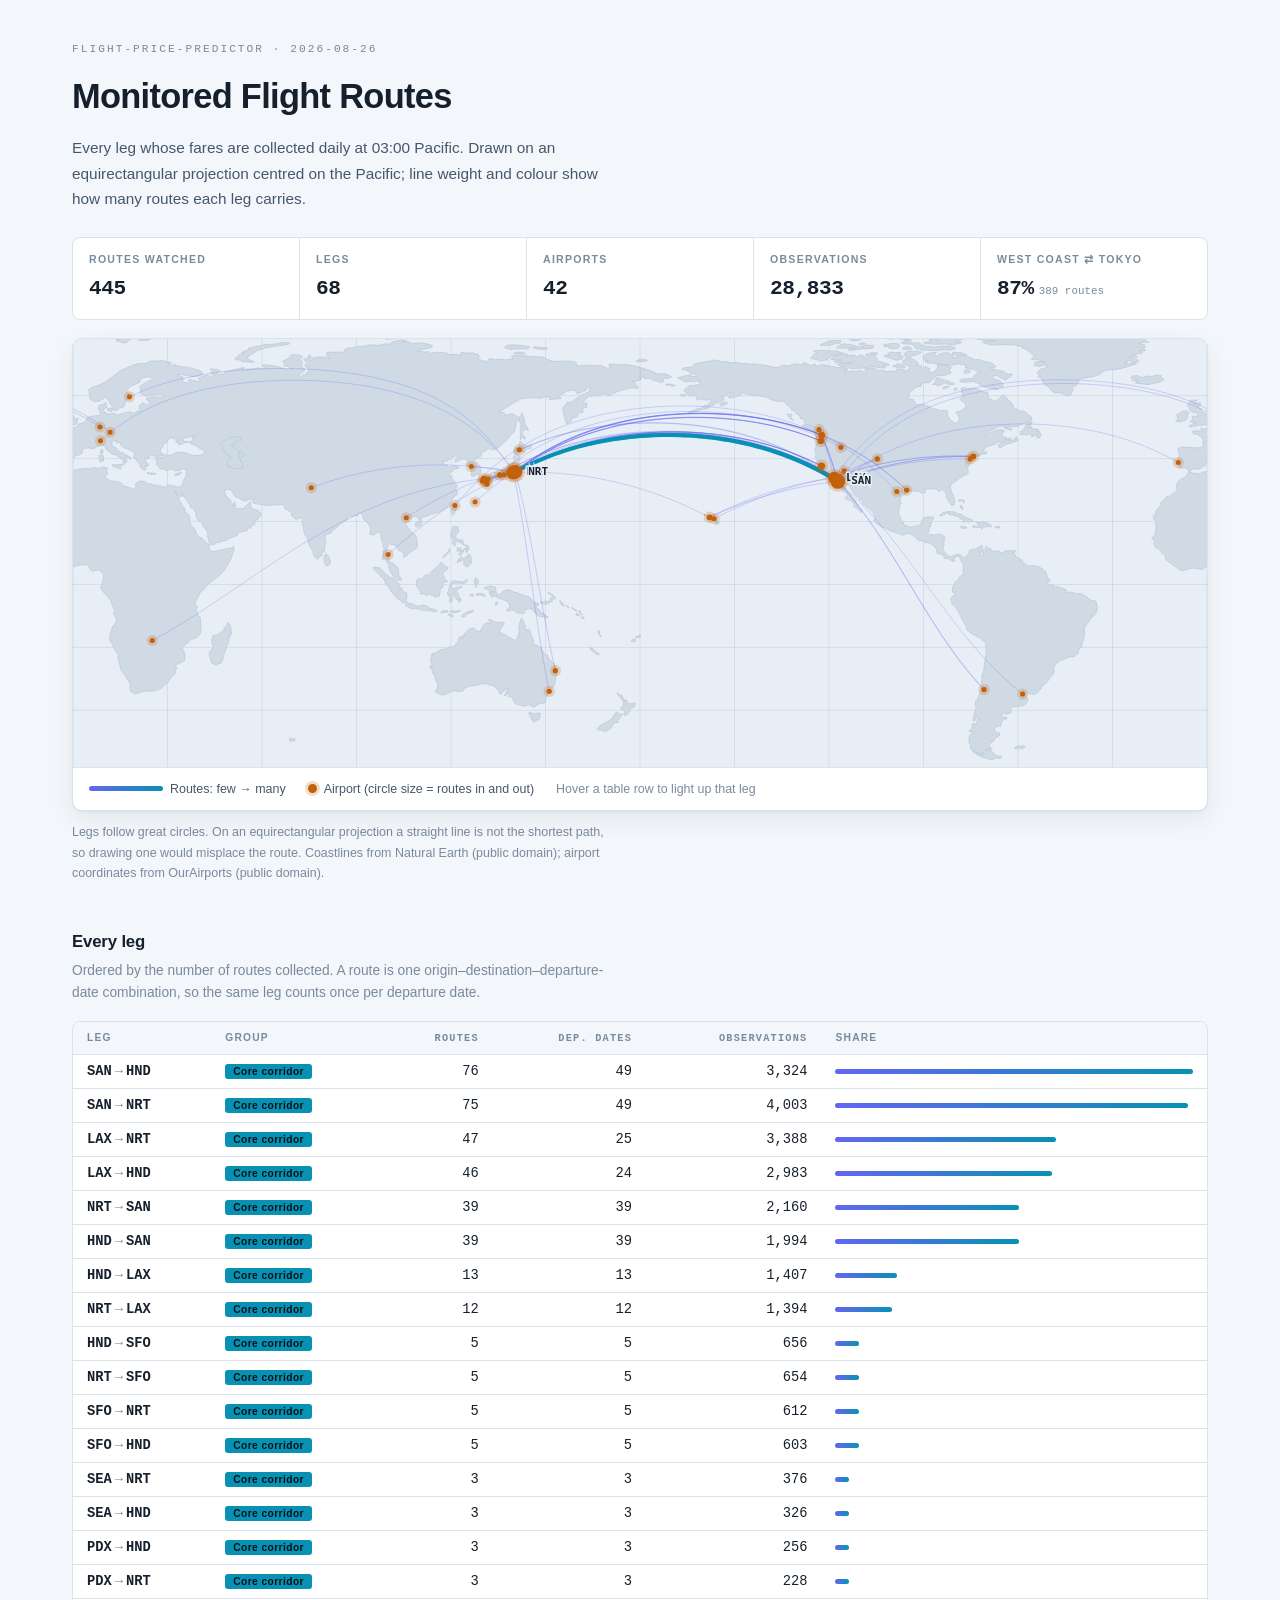
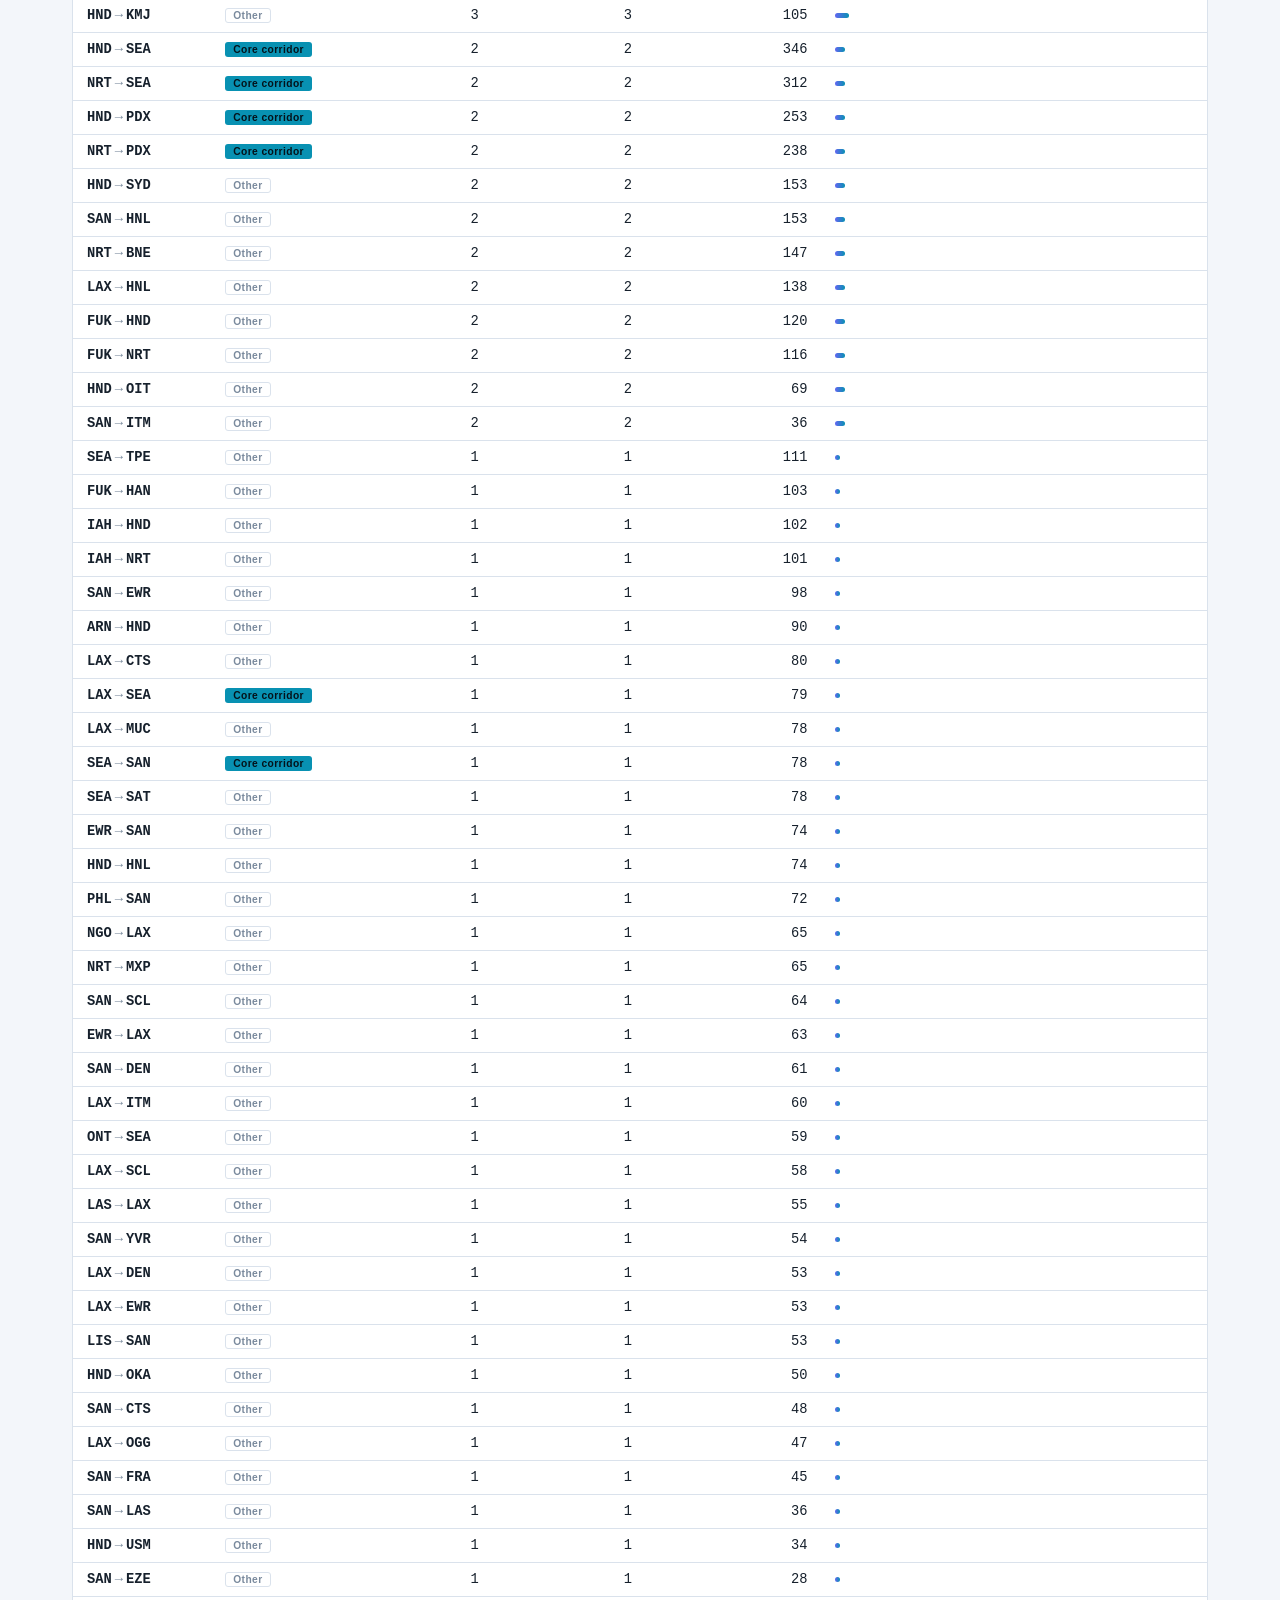
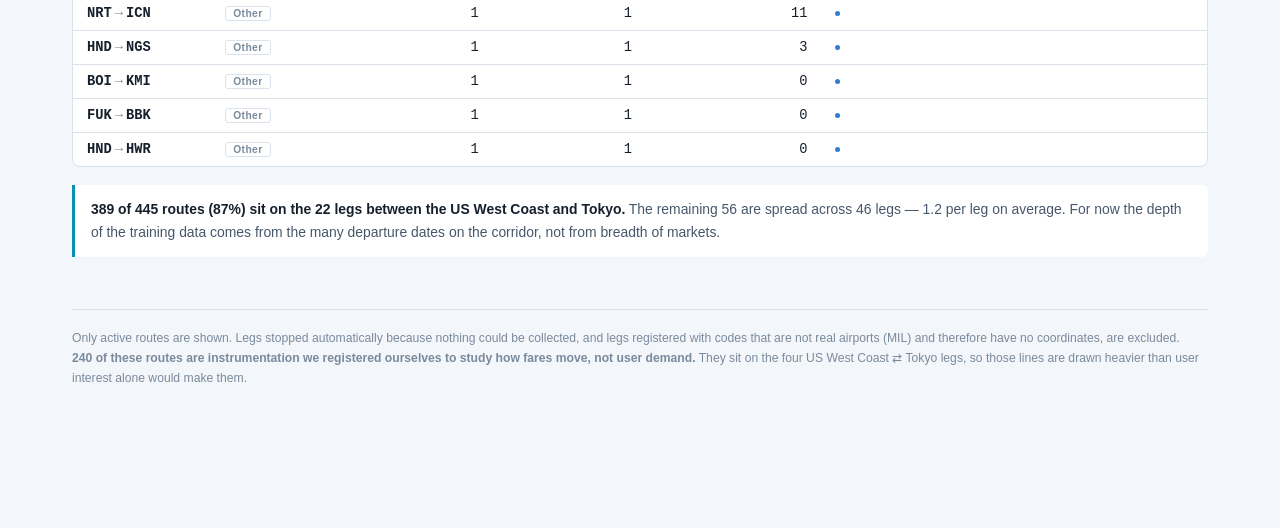
<file: docs/route-map.en.html>
<title>Monitored Flight Routes</title>
<style>
  /* 明るいテーマを基準に定義し、暗いテーマはトークンだけ差し替える。 */
  :root {
    --ocean:      #e8eef5;
    --land:       #d0dae5;
    --land-edge:  #b4c3d3;
    --graticule:  rgba(90,115,145,.13);
    --ink:        #16202c;
    --ink-soft:   #47576b;
    --ink-mute:   #7a8a9d;
    --surface:    #ffffff;
    --surface-2:  #f3f6fa;
    --rule:       #dae2ec;
    /* 航路: ルート数が少ない→多い。アプリ本体の accent を継承。 */
    --arc-lo:     #6366f1;
    --arc-hi:     #0891b2;
    --node:       #c2610a;
    --node-ring:  rgba(194,97,10,.22);
    --shadow:     0 1px 2px rgba(20,32,48,.06), 0 8px 24px rgba(20,32,48,.07);
    --mono: ui-monospace, "SF Mono", "Cascadia Mono", Menlo, Consolas, monospace;
    --sans: -apple-system, BlinkMacSystemFont, "Hiragino Sans", "Noto Sans JP",
            "Segoe UI", sans-serif;
  }
  @media (prefers-color-scheme: dark) {
    :root:not([data-theme="light"]) {
      --ocean:     #070c16;
      --land:      #18212e;
      --land-edge: #2b3849;
      --graticule: rgba(150,175,205,.09);
      --ink:       #eef3f8;
      --ink-soft:  #a0b1c5;
      --ink-mute:  #6c7d92;
      --surface:   #0e1521;
      --surface-2: #131c2a;
      --rule:      #233040;
      --arc-lo:    #818cf8;
      --arc-hi:    #22d3ee;
      --node:      #fbbf24;
      --node-ring: rgba(251,191,36,.20);
      --shadow:    0 1px 2px rgba(0,0,0,.4), 0 10px 30px rgba(0,0,0,.35);
    }
  }
  :root[data-theme="dark"] {
    --ocean:     #070c16;  --land:      #18212e;  --land-edge: #2b3849;
    --graticule: rgba(150,175,205,.09);
    --ink:       #eef3f8;  --ink-soft:  #a0b1c5;  --ink-mute:  #6c7d92;
    --surface:   #0e1521;  --surface-2: #131c2a;  --rule:      #233040;
    --arc-lo:    #818cf8;  --arc-hi:    #22d3ee;
    --node:      #fbbf24;  --node-ring: rgba(251,191,36,.20);
    --shadow:    0 1px 2px rgba(0,0,0,.4), 0 10px 30px rgba(0,0,0,.35);
  }

  * { box-sizing: border-box; }
  body {
    margin: 0; background: var(--surface-2); color: var(--ink);
    font-family: var(--sans); line-height: 1.65;
    -webkit-font-smoothing: antialiased;
  }
  .wrap { max-width: 1180px; margin: 0 auto; padding: 40px 22px 72px; }

  header { display: flex; flex-direction: column; gap: 10px; margin-bottom: 26px; }
  .eyebrow {
    font-family: var(--mono); font-size: .7rem; letter-spacing: .18em;
    text-transform: uppercase; color: var(--ink-mute);
  }
  h1 {
    margin: 0; font-size: clamp(1.6rem, 3.6vw, 2.15rem); font-weight: 700;
    letter-spacing: -.02em; text-wrap: balance;
  }
  .lede { margin: 0; max-width: 64ch; color: var(--ink-soft); font-size: .96rem; }

  /* ── 数字の帯 ── */
  .stats {
    display: grid; grid-template-columns: repeat(auto-fit, minmax(132px, 1fr));
    gap: 1px; background: var(--rule); border: 1px solid var(--rule);
    border-radius: 8px; overflow: hidden; margin: 22px 0 18px;
  }
  .stat { background: var(--surface); padding: 13px 16px; }
  .stat dt {
    margin: 0 0 2px; font-size: .66rem; letter-spacing: .12em;
    text-transform: uppercase; color: var(--ink-mute); font-weight: 700;
  }
  .stat dd {
    margin: 0; font-family: var(--mono); font-size: 1.32rem; font-weight: 600;
    font-variant-numeric: tabular-nums; letter-spacing: -.02em;
  }
  .stat dd small {
    font-size: .68rem; font-weight: 400; color: var(--ink-mute);
    margin-left: 5px; letter-spacing: 0;
  }

  /* ── 地図 ── */
  .map-shell {
    background: var(--ocean); border: 1px solid var(--rule);
    border-radius: 10px; overflow: hidden; box-shadow: var(--shadow);
    position: relative;
  }
  canvas { display: block; width: 100%; height: auto; }
  .legend {
    display: flex; flex-wrap: wrap; gap: 8px 22px; align-items: center;
    padding: 11px 16px; border-top: 1px solid var(--rule);
    background: var(--surface); font-size: .78rem; color: var(--ink-soft);
  }
  .key { display: flex; align-items: center; gap: 7px; }
  .key i { display: block; border-radius: 999px; flex: none; }
  .ramp {
    width: 74px; height: 5px; border-radius: 999px;
    background: linear-gradient(90deg, var(--arc-lo), var(--arc-hi));
  }
  .dot { width: 9px; height: 9px; background: var(--node);
         box-shadow: 0 0 0 3px var(--node-ring); }
  figcaption {
    margin-top: 11px; font-size: .78rem; color: var(--ink-mute);
    max-width: 78ch;
  }

  /* ── 表 ── */
  section { margin-top: 44px; }
  h2 {
    margin: 0 0 4px; font-size: 1.05rem; font-weight: 700; letter-spacing: -.01em;
  }
  .sub { margin: 0 0 16px; color: var(--ink-mute); font-size: .86rem; max-width: 70ch; }
  .table-wrap {
    overflow-x: auto; border: 1px solid var(--rule); border-radius: 8px;
    background: var(--surface);
  }
  table { width: 100%; border-collapse: collapse; font-size: .86rem; }
  th {
    text-align: left; padding: 10px 14px; background: var(--surface-2);
    font-size: .64rem; letter-spacing: .12em; text-transform: uppercase;
    color: var(--ink-mute); font-weight: 700; white-space: nowrap;
    border-bottom: 1px solid var(--rule); position: sticky; top: 0;
  }
  td { padding: 9px 14px; border-bottom: 1px solid var(--rule); }
  tbody tr:last-child td { border-bottom: none; }
  tbody tr { cursor: default; transition: background .12s ease; }
  tbody tr:hover, tbody tr:focus-within { background: var(--surface-2); }
  .leg { font-family: var(--mono); font-weight: 600; white-space: nowrap; }
  .arrow { color: var(--ink-mute); margin: 0 3px; font-weight: 400; }
  .num {
    text-align: right; font-family: var(--mono);
    font-variant-numeric: tabular-nums; white-space: nowrap;
  }
  .bar { position: relative; min-width: 108px; }
  .bar span {
    display: block; height: 5px; border-radius: 999px;
    background: linear-gradient(90deg, var(--arc-lo), var(--arc-hi));
  }
  .tag {
    display: inline-block; padding: 1px 7px; border-radius: 3px;
    font-size: .64rem; font-weight: 700; letter-spacing: .04em;
    border: 1px solid var(--rule); color: var(--ink-mute); white-space: nowrap;
  }
  .tag.core { border-color: transparent; background: var(--arc-hi); color: #04121a; }

  .note {
    margin-top: 18px; padding: 13px 16px; background: var(--surface);
    border-left: 3px solid var(--arc-hi); border-radius: 0 6px 6px 0;
    font-size: .87rem; color: var(--ink-soft);
  }
  .note b { color: var(--ink); }
  footer {
    margin-top: 52px; padding-top: 18px; border-top: 1px solid var(--rule);
    font-size: .76rem; color: var(--ink-mute);
  }
  :focus-visible { outline: 2px solid var(--arc-hi); outline-offset: 2px; }
</style>

<div class="wrap">
<header>
  <span class="eyebrow" id="eyebrow"></span>
  <h1 id="h1"></h1>
  <p class="lede" id="lede"></p>
</header>

<dl class="stats" id="stats"></dl>

<figure style="margin:0">
  <div class="map-shell">
    <canvas id="map"></canvas>
    <div class="legend">
      <span class="key"><i class="ramp"></i> <span id="keyRamp"></span></span>
      <span class="key"><i class="dot"></i> <span id="keyDot"></span></span>
      <span class="key" style="color:var(--ink-mute)" id="keyHint"></span>
    </div>
  </div>
  <figcaption id="caption"></figcaption>
</figure>

<section>
  <h2 id="h2"></h2>
  <p class="sub" id="sub"></p>
  <div class="table-wrap">
    <table>
      <thead><tr id="head"></tr></thead>
      <tbody id="rows"></tbody>
    </table>
  </div>
  <div class="note" id="split"></div>
</section>

<footer id="footer"></footer>
</div>

<script id="strings" type="application/json">{"lang":"en","title":"Monitored Flight Routes","eyebrow":"flight-price-predictor · 2026-08-26","h1":"Monitored Flight Routes","lede":"Every leg whose fares are collected daily at 03:00 Pacific. Drawn on an equirectangular projection centred on the Pacific; line weight and colour show how many routes each leg carries.","stat_routes":"Routes watched","stat_legs":"Legs","stat_airports":"Airports","stat_records":"Observations","stat_core":"West Coast ⇄ Tokyo","stat_core_sub":"{n} routes","map_alt":"World map showing the monitored flight routes","key_ramp":"Routes: few → many","key_dot":"Airport (circle size = routes in and out)","key_hint":"Hover a table row to light up that leg","caption":"Legs follow great circles. On an equirectangular projection a straight line is not the shortest path, so drawing one would misplace the route. Coastlines from Natural Earth (public domain); airport coordinates from OurAirports (public domain).","h2":"Every leg","sub":"Ordered by the number of routes collected. A route is one origin–destination–departure-date combination, so the same leg counts once per departure date.","th_leg":"Leg","th_kind":"Group","th_routes":"Routes","th_dates":"Dep. dates","th_records":"Observations","th_bar":"Share","tag_core":"Core corridor","tag_other":"Other","split":"<b>{core} of {total} routes ({pct}%) sit on the {core_legs} legs between the US West Coast and Tokyo.</b> The remaining {rest} are spread across {rest_legs} legs — {avg} per leg on average. For now the depth of the training data comes from the many departure dates on the corridor, not from breadth of markets.","footer":"Only active routes are shown. Legs stopped automatically because nothing could be collected, and legs registered with codes that are not real airports (MIL) and therefore have no coordinates, are excluded.<br><b>240 of these routes are instrumentation we registered ourselves to study how fares move, not user demand.</b> They sit on the four US West Coast ⇄ Tokyo legs, so those lines are drawn heavier than user interest alone would make them.","core":["HND","NRT","SAN","LAX","SFO","SEA","PDX"]}</script>
<script id="data" type="application/json">{"airports":[{"code":"ARN","lat":59.64849,"lon":17.928829,"city":"Stockholm","country":"SE","routes":1,"records":90},{"code":"BBK","lat":-17.831653,"lon":25.166195,"city":"Kasane","country":"BW","routes":1,"records":0},{"code":"BNE","lat":-27.384199142456055,"lon":153.11700439453125,"city":"Brisbane","country":"AU","routes":2,"records":147},{"code":"BOI","lat":43.5644,"lon":-116.223,"city":"Boise","country":"US","routes":1,"records":0},{"code":"CTS","lat":42.774753,"lon":141.690414,"city":"Sapporo","country":"JP","routes":2,"records":128},{"code":"DEN","lat":39.860027,"lon":-104.673792,"city":"Denver","country":"US","routes":2,"records":114},{"code":"EWR","lat":40.6894,"lon":-74.170545,"city":"Newark","country":"US","routes":4,"records":288},{"code":"EZE","lat":-34.8222,"lon":-58.5358,"city":"Buenos Aires (Ezeiza)","country":"AR","routes":1,"records":28},{"code":"FRA","lat":50.026706,"lon":8.55835,"city":"Frankfurt am Main","country":"DE","routes":1,"records":45},{"code":"FUK","lat":33.585899353027344,"lon":130.4510040283203,"city":"Fukuoka","country":"JP","routes":6,"records":339},{"code":"HAN","lat":21.221201,"lon":105.806999,"city":"Hanoi (Soc Son)","country":"VN","routes":1,"records":103},{"code":"HND","lat":35.549678,"lon":139.786958,"city":"Tokyo","country":"JP","routes":211,"records":13028},{"code":"HNL","lat":21.318387,"lon":-157.92567,"city":"Honolulu, Oahu","country":"US","routes":5,"records":365},{"code":"HWR","lat":30.748501,"lon":75.629799,"city":"Halwara","country":"IN","routes":1,"records":0},{"code":"IAH","lat":29.9844,"lon":-95.3414,"city":"Houston","country":"US","routes":2,"records":203},{"code":"ICN","lat":37.469101,"lon":126.450996,"city":"Seoul","country":"KR","routes":1,"records":11},{"code":"ITM","lat":34.780853,"lon":135.440829,"city":"Osaka","country":"JP","routes":3,"records":96},{"code":"KMI","lat":31.877199,"lon":131.449005,"city":"Miyazaki","country":"JP","routes":1,"records":0},{"code":"KMJ","lat":32.837299,"lon":130.854996,"city":"Kumamoto","country":"JP","routes":3,"records":105},{"code":"LAS","lat":36.083361,"lon":-115.151817,"city":"Las Vegas","country":"US","routes":2,"records":91},{"code":"LAX","lat":33.942501,"lon":-118.407997,"city":"Los Angeles","country":"US","routes":131,"records":10001},{"code":"LIS","lat":38.7813,"lon":-9.13592,"city":"Lisbon","country":"PT","routes":1,"records":53},{"code":"MUC","lat":48.353802,"lon":11.7861,"city":"Munich","country":"DE","routes":1,"records":78},{"code":"MXP","lat":45.6306,"lon":8.72811,"city":"Ferno (VA)","country":"IT","routes":1,"records":65},{"code":"NGO","lat":34.858398,"lon":136.804993,"city":"Tokoname","country":"JP","routes":1,"records":65},{"code":"NGS","lat":32.916901,"lon":129.914001,"city":"Nagasaki","country":"JP","routes":1,"records":3},{"code":"NRT","lat":35.76858,"lon":140.388714,"city":"Narita","country":"JP","routes":201,"records":13885},{"code":"OGG","lat":20.896263,"lon":-156.431837,"city":"Kahului","country":"US","routes":1,"records":47},{"code":"OIT","lat":33.479400634799994,"lon":131.736999512,"city":"Oita","country":"JP","routes":2,"records":69},{"code":"OKA","lat":26.192437,"lon":127.639804,"city":"Naha","country":"JP","routes":1,"records":50},{"code":"ONT","lat":34.056,"lon":-117.600998,"city":"Ontario","country":"US","routes":1,"records":59},{"code":"PDX","lat":45.588699,"lon":-122.598,"city":"Portland","country":"US","routes":10,"records":975},{"code":"PHL","lat":39.871899,"lon":-75.241096,"city":"Philadelphia","country":"US","routes":1,"records":72},{"code":"SAN","lat":32.733601,"lon":-117.190002,"city":"San Diego","country":"US","routes":245,"records":12381},{"code":"SAT","lat":29.533701,"lon":-98.469803,"city":"San Antonio","country":"US","routes":1,"records":78},{"code":"SCL","lat":-33.393001556396484,"lon":-70.78579711914062,"city":"Santiago","country":"CL","routes":2,"records":122},{"code":"SEA","lat":47.447943,"lon":-122.310276,"city":"Seattle","country":"US","routes":15,"records":1765},{"code":"SFO","lat":37.619806,"lon":-122.374821,"city":"San Francisco","country":"US","routes":20,"records":2525},{"code":"SYD","lat":-33.946098,"lon":151.177002,"city":"Sydney (Mascot)","country":"AU","routes":2,"records":153},{"code":"TPE","lat":25.0777,"lon":121.233002,"city":"Taoyuan","country":"TW","routes":1,"records":111},{"code":"USM","lat":9.54779,"lon":100.061996,"city":"Na Thon (Ko Samui Island)","country":"TH","routes":1,"records":34},{"code":"YVR","lat":49.193901,"lon":-123.183998,"city":"Vancouver","country":"CA","routes":1,"records":54}],"legs":[{"o":"ARN","d":"HND","routes":1,"dates":1,"records":90},{"o":"BOI","d":"KMI","routes":1,"dates":1,"records":0},{"o":"EWR","d":"LAX","routes":1,"dates":1,"records":63},{"o":"EWR","d":"SAN","routes":1,"dates":1,"records":74},{"o":"FUK","d":"BBK","routes":1,"dates":1,"records":0},{"o":"FUK","d":"HAN","routes":1,"dates":1,"records":103},{"o":"FUK","d":"HND","routes":2,"dates":2,"records":120},{"o":"FUK","d":"NRT","routes":2,"dates":2,"records":116},{"o":"HND","d":"HNL","routes":1,"dates":1,"records":74},{"o":"HND","d":"HWR","routes":1,"dates":1,"records":0},{"o":"HND","d":"KMJ","routes":3,"dates":3,"records":105},{"o":"HND","d":"LAX","routes":13,"dates":13,"records":1407},{"o":"HND","d":"NGS","routes":1,"dates":1,"records":3},{"o":"HND","d":"OIT","routes":2,"dates":2,"records":69},{"o":"HND","d":"OKA","routes":1,"dates":1,"records":50},{"o":"HND","d":"PDX","routes":2,"dates":2,"records":253},{"o":"HND","d":"SAN","routes":39,"dates":39,"records":1994},{"o":"HND","d":"SEA","routes":2,"dates":2,"records":346},{"o":"HND","d":"SFO","routes":5,"dates":5,"records":656},{"o":"HND","d":"SYD","routes":2,"dates":2,"records":153},{"o":"HND","d":"USM","routes":1,"dates":1,"records":34},{"o":"IAH","d":"HND","routes":1,"dates":1,"records":102},{"o":"IAH","d":"NRT","routes":1,"dates":1,"records":101},{"o":"LAS","d":"LAX","routes":1,"dates":1,"records":55},{"o":"LAX","d":"CTS","routes":1,"dates":1,"records":80},{"o":"LAX","d":"DEN","routes":1,"dates":1,"records":53},{"o":"LAX","d":"EWR","routes":1,"dates":1,"records":53},{"o":"LAX","d":"HND","routes":46,"dates":24,"records":2983},{"o":"LAX","d":"HNL","routes":2,"dates":2,"records":138},{"o":"LAX","d":"ITM","routes":1,"dates":1,"records":60},{"o":"LAX","d":"MUC","routes":1,"dates":1,"records":78},{"o":"LAX","d":"NRT","routes":47,"dates":25,"records":3388},{"o":"LAX","d":"OGG","routes":1,"dates":1,"records":47},{"o":"LAX","d":"SCL","routes":1,"dates":1,"records":58},{"o":"LAX","d":"SEA","routes":1,"dates":1,"records":79},{"o":"LIS","d":"SAN","routes":1,"dates":1,"records":53},{"o":"NGO","d":"LAX","routes":1,"dates":1,"records":65},{"o":"NRT","d":"BNE","routes":2,"dates":2,"records":147},{"o":"NRT","d":"ICN","routes":1,"dates":1,"records":11},{"o":"NRT","d":"LAX","routes":12,"dates":12,"records":1394},{"o":"NRT","d":"MXP","routes":1,"dates":1,"records":65},{"o":"NRT","d":"PDX","routes":2,"dates":2,"records":238},{"o":"NRT","d":"SAN","routes":39,"dates":39,"records":2160},{"o":"NRT","d":"SEA","routes":2,"dates":2,"records":312},{"o":"NRT","d":"SFO","routes":5,"dates":5,"records":654},{"o":"ONT","d":"SEA","routes":1,"dates":1,"records":59},{"o":"PDX","d":"HND","routes":3,"dates":3,"records":256},{"o":"PDX","d":"NRT","routes":3,"dates":3,"records":228},{"o":"PHL","d":"SAN","routes":1,"dates":1,"records":72},{"o":"SAN","d":"CTS","routes":1,"dates":1,"records":48},{"o":"SAN","d":"DEN","routes":1,"dates":1,"records":61},{"o":"SAN","d":"EWR","routes":1,"dates":1,"records":98},{"o":"SAN","d":"EZE","routes":1,"dates":1,"records":28},{"o":"SAN","d":"FRA","routes":1,"dates":1,"records":45},{"o":"SAN","d":"HND","routes":76,"dates":49,"records":3324},{"o":"SAN","d":"HNL","routes":2,"dates":2,"records":153},{"o":"SAN","d":"ITM","routes":2,"dates":2,"records":36},{"o":"SAN","d":"LAS","routes":1,"dates":1,"records":36},{"o":"SAN","d":"NRT","routes":75,"dates":49,"records":4003},{"o":"SAN","d":"SCL","routes":1,"dates":1,"records":64},{"o":"SAN","d":"YVR","routes":1,"dates":1,"records":54},{"o":"SEA","d":"HND","routes":3,"dates":3,"records":326},{"o":"SEA","d":"NRT","routes":3,"dates":3,"records":376},{"o":"SEA","d":"SAN","routes":1,"dates":1,"records":78},{"o":"SEA","d":"SAT","routes":1,"dates":1,"records":78},{"o":"SEA","d":"TPE","routes":1,"dates":1,"records":111},{"o":"SFO","d":"HND","routes":5,"dates":5,"records":603},{"o":"SFO","d":"NRT","routes":5,"dates":5,"records":612}],"land":{"types":["Polygon","Polygon","Polygon","Polygon","Polygon","Polygon","Polygon","Polygon","Polygon","Polygon","Polygon","Polygon","Polygon","Polygon","Polygon","Polygon","Polygon","Polygon","Polygon","Polygon","Polygon","Polygon","Polygon","Polygon","Polygon","Polygon","Polygon","Polygon","Polygon","Polygon","Polygon","Polygon","Polygon","Polygon","Polygon","Polygon","Polygon","Polygon","Polygon","Polygon","Polygon","Polygon","Polygon","Polygon","Polygon","Polygon","Polygon","Polygon","Polygon","Polygon","Polygon","Polygon","Polygon","Polygon","Polygon","Polygon","Polygon","Polygon","Polygon","Polygon","Polygon","Polygon","Polygon","Polygon","Polygon","Polygon","Polygon","Polygon","Polygon","Polygon","Polygon","Polygon","Polygon","Polygon","Polygon","Polygon","Polygon","Polygon","Polygon","Polygon","Polygon","Polygon","Polygon","Polygon","Polygon","Polygon","Polygon","Polygon","Polygon","Polygon","Polygon","Polygon","Polygon","Polygon","Polygon","Polygon","Polygon","Polygon","Polygon","Polygon","Polygon","Polygon","Polygon","Polygon","Polygon","Polygon","Polygon","Polygon","Polygon","Polygon","Polygon","Polygon","Polygon","Polygon","Polygon","Polygon","Polygon","Polygon","Polygon","Polygon","Polygon","Polygon","Polygon","Polygon","Polygon","Polygon","Polygon"],"polys":[[[[-59.57,-80.04],[-59.87,-80.55],[-60.16,-81.0],[-62.26,-80.86],[-64.49,-80.92],[-65.74,-80.59],[-65.74,-80.55],[-66.29,-80.26],[-64.04,-80.29],[-61.88,-80.39],[-61.14,-79.98],[-60.61,-79.63],[-59.57,-80.04]]],[[[-159.21,-79.5],[-161.13,-79.63],[-162.44,-79.28],[-163.03,-78.93],[-163.07,-78.87],[-163.71,-78.6],[-163.71,-78.6],[-163.11,-78.22],[-161.25,-78.38],[-160.25,-78.69],[-159.48,-79.05],[-159.21,-79.5]]],[[[-45.15,-78.05],[-43.92,-78.48],[-43.49,-79.09],[-43.37,-79.52],[-43.33,-80.03],[-44.88,-80.34],[-46.51,-80.59],[-48.39,-80.83],[-50.48,-81.03],[-52.85,-80.97],[-54.16,-80.63],[-53.99,-80.22],[-51.85,-79.95],[-50.99,-79.61],[-50.36,-79.18],[-49.91,-78.81],[-49.31,-78.46],[-48.66,-78.05],[-48.66,-78.05],[-48.15,-78.05],[-46.66,-77.83],[-45.15,-78.05]]],[[[-121.21,-73.5],[-119.92,-73.66],[-118.72,-73.48],[-119.29,-73.83],[-120.23,-74.09],[-121.62,-74.01],[-122.62,-73.66],[-122.62,-73.66],[-122.41,-73.32],[-121.21,-73.5]]],[[[-125.56,-73.48],[-124.03,-73.87],[-124.62,-73.83],[-125.91,-73.74],[-127.28,-73.46],[-127.28,-73.46],[-126.56,-73.25],[-125.56,-73.48]]],[[[-98.98,-71.93],[-97.88,-72.07],[-96.79,-71.95],[-96.2,-72.52],[-96.98,-72.44],[-98.2,-72.48],[-99.43,-72.44],[-100.78,-72.5],[-101.8,-72.31],[-102.33,-71.89],[-102.33,-71.89],[-101.7,-71.72],[-100.43,-71.85],[-98.98,-71.93]]],[[[-68.45,-70.96],[-68.33,-71.41],[-68.51,-71.8],[-68.78,-72.17],[-69.96,-72.31],[-71.08,-72.5],[-72.39,-72.48],[-71.9,-72.09],[-73.07,-72.23],[-74.19,-72.37],[-74.95,-72.07],[-75.01,-71.66],[-73.92,-71.27],[-73.92,-71.27],[-73.23,-71.15],[-72.07,-71.19],[-71.78,-70.68],[-71.72,-70.31],[-71.74,-69.51],[-71.17,-69.04],[-70.25,-68.88],[-69.72,-69.25],[-69.49,-69.62],[-69.06,-70.07],[-68.73,-70.51],[-68.45,-70.96]]],[[[-58.61,-64.15],[-59.05,-64.37],[-59.79,-64.21],[-60.61,-64.31],[-61.3,-64.54],[-62.02,-64.8],[-62.51,-65.09],[-62.65,-65.48],[-62.59,-65.86],[-62.12,-66.19],[-62.81,-66.43],[-63.75,-66.5],[-64.29,-66.84],[-64.88,-67.15],[-65.51,-67.58],[-65.67,-67.95],[-65.31,-68.37],[-64.78,-68.68],[-63.96,-68.91],[-63.2,-69.23],[-62.79,-69.62],[-62.57,-69.99],[-62.28,-70.38],[-61.81,-70.72],[-61.51,-71.09],[-61.38,-72.01],[-61.08,-72.38],[-61.0,-72.77],[-60.69,-73.17],[-60.83,-73.7],[-61.38,-74.11],[-61.96,-74.44],[-63.3,-74.58],[-63.75,-74.93],[-64.35,-75.26],[-65.86,-75.64],[-67.19,-75.79],[-68.45,-76.01],[-69.8,-76.22],[-70.6,-76.63],[-72.21,-76.67],[-73.97,-76.63],[-75.56,-76.71],[-77.24,-76.71],[-76.93,-77.1],[-75.4,-77.28],[-74.28,-77.56],[-73.66,-77.91],[-74.77,-78.22],[-76.5,-78.12],[-77.93,-78.38],[-77.98,-78.79],[-78.02,-79.18],[-76.85,-79.51],[-76.63,-79.89],[-75.36,-80.26],[-73.24,-80.42],[-71.44,-80.69],[-70.01,-81.0],[-68.19,-81.32],[-65.7,-81.47],[-63.26,-81.75],[-61.55,-82.04],[-59.69,-82.38],[-58.71,-82.85],[-58.22,-83.22],[-57.01,-82.87],[-55.36,-82.57],[-53.62,-82.26],[-51.54,-82.0],[-49.76,-81.73],[-47.27,-81.71],[-44.83,-81.85],[-42.81,-82.08],[-42.16,-81.65],[-40.77,-81.36],[-38.24,-81.34],[-36.27,-81.12],[-34.39,-80.91],[-32.31,-80.77],[-30.1,-80.59],[-28.55,-80.34],[-29.25,-79.99],[-29.69,-79.63],[-29.69,-79.26],[-31.62,-79.3],[-33.68,-79.46],[-35.64,-79.46],[-35.91,-79.08],[-35.78,-78.34],[-35.33,-78.12],[-33.9,-77.89],[-32.21,-77.65],[-31.0,-77.36],[-29.78,-77.07],[-28.88,-76.67],[-27.51,-76.5],[-26.16,-76.36],[-25.47,-76.28],[-23.93,-76.24],[-22.46,-76.11],[-21.22,-75.91],[-20.01,-75.67],[-18.91,-75.44],[-17.52,-75.13],[-16.64,-74.79],[-15.7,-74.5],[-15.41,-74.11],[-16.47,-73.87],[-16.11,-73.46],[-15.45,-73.15],[-14.41,-72.95],[-13.31,-72.72],[-12.29,-72.4],[-11.51,-72.01],[-11.02,-71.54],[-10.3,-71.27],[-9.1,-71.32],[-8.61,-71.66],[-7.42,-71.7],[-7.38,-71.32],[-6.87,-70.93],[-5.79,-71.03],[-5.54,-71.4],[-4.34,-71.46],[-3.05,-71.29],[-1.8,-71.17],[-0.66,-71.23],[-0.23,-71.64],[0.87,-71.3],[1.89,-71.13],[3.02,-70.99],[4.14,-70.85],[5.16,-70.62],[6.27,-70.46],[7.14,-70.25],[7.74,-69.89],[8.49,-70.15],[9.53,-70.01],[10.25,-70.48],[10.82,-70.83],[11.95,-70.64],[12.4,-70.25],[13.42,-69.97],[14.73,-70.03],[15.13,-70.4],[15.95,-70.03],[17.03,-69.91],[18.2,-69.87],[19.26,-69.89],[20.38,-70.01],[21.45,-70.07],[21.92,-70.4],[22.57,-70.7],[23.67,-70.52],[24.84,-70.48],[25.98,-70.48],[27.09,-70.46],[28.09,-70.32],[29.15,-70.21],[30.03,-69.93],[30.97,-69.76],[31.99,-69.66],[32.75,-69.38],[33.3,-68.84],[33.87,-68.5],[34.91,-68.66],[35.3,-69.01],[36.16,-69.25],[37.2,-69.17],[37.91,-69.52],[38.65,-69.78],[39.67,-69.54],[40.02,-69.11],[40.92,-68.93],[41.96,-68.6],[42.94,-68.46],[44.11,-68.27],[44.9,-68.05],[45.72,-67.82],[46.5,-67.6],[47.44,-67.72],[48.34,-67.37],[48.99,-67.09],[49.93,-67.11],[50.75,-66.88],[50.95,-66.52],[51.79,-66.25],[52.61,-66.05],[53.61,-65.9],[54.53,-65.82],[55.41,-65.88],[56.36,-65.97],[57.16,-66.25],[57.26,-66.68],[58.14,-67.01],[58.74,-67.29],[59.94,-67.41],[60.61,-67.68],[61.43,-67.95],[62.39,-68.01],[63.19,-67.82],[64.05,-67.41],[64.99,-67.62],[65.97,-67.74],[66.91,-67.86],[67.89,-67.93],[68.89,-67.93],[69.71,-68.97],[69.67,-69.23],[69.56,-69.68],[68.6,-69.93],[67.81,-70.31],[67.95,-70.7],[69.07,-70.68],[68.93,-71.07],[68.42,-71.44],[67.95,-71.85],[68.71,-72.17],[69.87,-72.26],[71.02,-72.09],[71.57,-71.7],[71.91,-71.32],[72.45,-71.01],[73.08,-70.72],[73.34,-70.36],[73.86,-69.87],[74.49,-69.78],[75.63,-69.74],[76.63,-69.62],[77.64,-69.46],[78.13,-69.07],[78.43,-68.7],[79.11,-68.33],[80.09,-68.07],[80.94,-67.88],[81.48,-67.54],[82.05,-67.37],[82.78,-67.21],[83.78,-67.31],[84.68,-67.21],[85.66,-67.09],[86.75,-67.15],[87.48,-66.88],[87.99,-66.21],[88.36,-66.48],[88.83,-66.95],[89.67,-67.15],[90.63,-67.23],[91.59,-67.11],[92.61,-67.19],[93.55,-67.21],[94.18,-67.11],[95.02,-67.17],[95.78,-67.39],[96.68,-67.25],[97.76,-67.25],[98.68,-67.11],[99.72,-67.25],[100.38,-66.92],[100.89,-66.58],[101.58,-66.31],[102.83,-65.56],[103.48,-65.7],[104.24,-65.97],[104.91,-66.33],[106.18,-66.93],[107.16,-66.95],[108.08,-66.95],[109.16,-66.84],[110.24,-66.7],[111.06,-66.43],[111.74,-66.13],[112.86,-66.09],[113.6,-65.88],[114.39,-66.07],[114.9,-66.39],[115.6,-66.7],[116.7,-66.66],[117.38,-66.92],[118.58,-67.17],[119.83,-67.27],[120.87,-67.19],[121.65,-66.88],[122.32,-66.56],[123.22,-66.48],[124.12,-66.62],[125.16,-66.72],[126.1,-66.56],[127.0,-66.56],[127.88,-66.66],[128.8,-66.76],[129.7,-66.58],[130.78,-66.43],[131.8,-66.39],[132.94,-66.39],[133.86,-66.29],[134.76,-66.21],[135.03,-65.72],[135.07,-65.31],[135.7,-65.58],[135.87,-66.03],[136.21,-66.45],[136.62,-66.78],[137.46,-66.95],[138.6,-66.9],[139.91,-66.88],[140.81,-66.82],[142.12,-66.82],[143.06,-66.8],[144.37,-66.84],[145.49,-66.92],[146.2,-67.23],[146.0,-67.6],[146.65,-67.9],[147.72,-68.13],[148.84,-68.39],[150.13,-68.56],[151.48,-68.72],[152.5,-68.87],[153.64,-68.89],[154.28,-68.56],[155.17,-68.84],[155.93,-69.15],[156.81,-69.38],[158.03,-69.48],[159.18,-69.6],[159.67,-69.99],[160.81,-70.23],[161.57,-70.58],[162.69,-70.74],[163.84,-70.72],[164.92,-70.78],[166.11,-70.76],[167.31,-70.83],[168.43,-70.97],[169.46,-71.21],[170.5,-71.4],[171.21,-71.7],[171.09,-72.09],[170.56,-72.44],[170.11,-72.89],[169.76,-73.24],[169.29,-73.66],[167.98,-73.81],[167.39,-74.17],[166.09,-74.38],[165.64,-74.77],[164.96,-75.15],[164.23,-75.46],[163.82,-75.87],[163.57,-76.24],[163.47,-76.69],[163.49,-77.07],[164.06,-77.46],[164.27,-77.83],[164.74,-78.18],[166.6,-78.32],[167.0,-78.75],[165.19,-78.91],[163.67,-79.12],[161.77,-79.16],[160.92,-79.73],[160.75,-80.2],[160.32,-80.57],[159.79,-80.95],[161.12,-81.28],[161.63,-81.69],[162.49,-82.06],[163.71,-82.4],[165.1,-82.71],[166.6,-83.02],[168.9,-83.34],[169.4,-83.83],[172.28,-84.04],[172.48,-84.12],[173.22,-84.41],[175.99,-84.16],[178.28,-84.47],[180,-84.71],[180,-90],[-180,-90],[-180,-84.71],[-179.94,-84.72],[-179.06,-84.14],[-177.26,-84.45],[-177.14,-84.42],[-176.86,-84.33],[-176.52,-84.23],[-176.23,-84.14],[-176.08,-84.1],[-175.93,-84.1],[-175.83,-84.12],[-174.38,-84.53],[-173.12,-84.12],[-172.89,-84.06],[-169.95,-83.88],[-169.0,-84.12],[-168.53,-84.24],[-167.02,-84.57],[-164.18,-84.83],[-161.93,-85.14],[-158.07,-85.37],[-155.19,-85.1],[-150.94,-85.3],[-148.53,-85.61],[-145.89,-85.32],[-143.11,-85.04],[-142.89,-84.57],[-146.83,-84.53],[-150.06,-84.3],[-150.9,-83.9],[-153.59,-83.69],[-153.41,-83.24],[-153.04,-82.83],[-152.67,-82.45],[-152.86,-82.04],[-154.53,-81.77],[-155.29,-81.42],[-156.84,-81.1],[-154.41,-81.16],[-152.1,-81.0],[-150.65,-81.34],[-148.87,-81.04],[-147.22,-80.67],[-146.42,-80.34],[-146.77,-79.93],[-148.06,-79.65],[-149.53,-79.36],[-151.59,-79.3],[-153.39,-79.16],[-155.33,-79.06],[-155.98,-78.69],[-157.27,-78.38],[-158.05,-78.03],[-158.37,-76.89],[-157.88,-76.99],[-156.97,-77.3],[-155.33,-77.2],[-153.74,-77.07],[-152.92,-77.5],[-151.33,-77.4],[-150.0,-77.18],[-148.75,-76.91],[-147.61,-76.58],[-146.1,-76.48],[-146.14,-76.11],[-146.5,-75.73],[-146.2,-75.38],[-144.91,-75.2],[-144.32,-75.54],[-142.79,-75.34],[-141.64,-75.09],[-140.21,-75.07],[-138.86,-74.97],[-137.51,-74.73],[-136.43,-74.52],[-135.21,-74.3],[-134.43,-74.36],[-133.75,-74.44],[-132.26,-74.3],[-130.93,-74.48],[-129.55,-74.46],[-128.24,-74.32],[-126.89,-74.42],[-125.4,-74.52],[-124.01,-74.48],[-122.56,-74.5],[-121.07,-74.52],[-119.7,-74.48],[-118.68,-74.19],[-117.47,-74.03],[-116.22,-74.24],[-115.02,-74.07],[-113.94,-73.71],[-113.3,-74.03],[-112.95,-74.38],[-112.3,-74.71],[-111.26,-74.42],[-110.07,-74.79],[-108.71,-74.91],[-107.56,-75.18],[-106.15,-75.13],[-104.88,-74.95],[-103.37,-74.99],[-102.02,-75.13],[-100.65,-75.3],[-100.12,-74.87],[-100.76,-74.54],[-101.25,-74.19],[-102.55,-74.11],[-103.11,-73.73],[-103.33,-73.36],[-103.68,-72.62],[-102.92,-72.75],[-101.61,-72.81],[-100.31,-72.75],[-99.14,-72.91],[-98.12,-73.21],[-97.69,-73.56],[-96.34,-73.62],[-95.04,-73.48],[-93.67,-73.28],[-92.44,-73.17],[-91.42,-73.4],[-90.09,-73.32],[-89.23,-72.56],[-88.42,-73.01],[-87.27,-73.19],[-86.01,-73.09],[-85.19,-73.48],[-83.88,-73.52],[-82.67,-73.64],[-81.47,-73.85],[-80.69,-73.48],[-80.3,-73.13],[-79.3,-73.52],[-77.93,-73.42],[-76.91,-73.64],[-76.22,-73.97],[-74.89,-73.87],[-73.85,-73.66],[-72.83,-73.4],[-71.62,-73.26],[-70.21,-73.15],[-68.94,-73.01],[-67.96,-72.79],[-67.37,-72.48],[-67.13,-72.05],[-67.25,-71.64],[-67.56,-71.25],[-67.92,-70.85],[-68.23,-70.46],[-68.49,-70.11],[-68.54,-69.72],[-68.45,-69.33],[-67.98,-68.95],[-67.58,-68.54],[-67.43,-68.15],[-67.62,-67.72],[-67.74,-67.33],[-67.25,-66.88],[-66.7,-66.58],[-66.06,-66.21],[-65.37,-65.9],[-64.57,-65.6],[-64.18,-65.17],[-63.63,-64.9],[-63.0,-64.64],[-62.04,-64.58],[-61.41,-64.27],[-60.71,-64.07],[-59.89,-63.96],[-59.16,-63.7],[-58.59,-63.39],[-57.81,-63.27],[-57.22,-63.53],[-57.6,-63.86],[-58.61,-64.15]]],[[[-67.75,-53.85],[-66.45,-54.45],[-65.05,-54.7],[-65.5,-55.2],[-66.45,-55.25],[-66.96,-54.9],[-67.29,-55.3],[-68.15,-55.61],[-69.23,-55.5],[-69.96,-55.2],[-71.01,-55.05],[-72.26,-54.5],[-73.29,-53.96],[-74.66,-52.84],[-73.84,-53.05],[-72.43,-53.72],[-71.11,-54.07],[-70.59,-53.62],[-70.27,-52.93],[-69.35,-52.52],[-68.63,-52.64],[-68.63,-52.64],[-68.25,-53.1],[-67.75,-53.85]]],[[[-58.55,-51.1],[-57.75,-51.55],[-58.05,-51.9],[-59.4,-52.2],[-59.85,-51.85],[-60.7,-52.3],[-61.2,-51.85],[-60,-51.25],[-59.15,-51.5],[-58.55,-51.1]]],[[[70.28,-49.71],[68.75,-49.77],[68.72,-49.24],[68.87,-48.83],[68.94,-48.62],[69.58,-48.94],[70.53,-49.06],[70.56,-49.26],[70.28,-49.71]]],[[[145.4,-40.79],[146.36,-41.14],[146.91,-41.0],[147.69,-40.81],[148.29,-40.88],[148.36,-42.06],[148.02,-42.41],[147.91,-43.21],[147.56,-42.94],[146.87,-43.63],[146.66,-43.58],[146.05,-43.55],[145.43,-42.69],[145.3,-42.03],[144.72,-41.16],[144.74,-40.7],[145.4,-40.79]]],[[[173.02,-40.92],[173.25,-41.33],[173.96,-40.93],[174.25,-41.35],[174.25,-41.77],[173.88,-42.23],[173.22,-42.97],[172.71,-43.37],[173.08,-43.85],[172.31,-43.87],[171.45,-44.24],[171.19,-44.9],[170.62,-45.91],[169.83,-46.36],[169.33,-46.64],[168.41,-46.62],[167.76,-46.29],[166.68,-46.22],[166.51,-45.85],[167.05,-45.11],[168.3,-44.12],[168.95,-43.94],[169.67,-43.56],[170.52,-43.03],[171.13,-42.51],[171.57,-41.77],[171.95,-41.51],[172.1,-40.96],[172.8,-40.49],[173.02,-40.92]]],[[[174.61,-36.16],[175.34,-37.21],[175.36,-36.53],[175.81,-36.8],[175.96,-37.56],[176.76,-37.88],[177.44,-37.96],[178.01,-37.58],[178.52,-37.7],[178.27,-38.58],[177.97,-39.17],[177.21,-39.15],[176.94,-39.45],[177.03,-39.88],[176.89,-40.07],[176.51,-40.6],[176.01,-41.29],[175.24,-41.69],[175.07,-41.43],[174.65,-41.28],[175.23,-40.46],[174.9,-39.91],[173.82,-39.51],[173.85,-39.15],[174.57,-38.8],[174.74,-38.03],[174.7,-37.38],[174.29,-36.71],[174.32,-36.53],[173.84,-36.12],[173.05,-35.24],[172.64,-34.53],[173.01,-34.45],[173.55,-35.01],[174.33,-35.27],[174.61,-36.16]]],[[[167.12,-22.16],[166.74,-22.4],[166.19,-22.13],[165.47,-21.68],[164.83,-21.15],[164.17,-20.44],[164.03,-20.11],[164.46,-20.12],[165.02,-20.46],[165.46,-20.8],[165.78,-21.08],[166.6,-21.7],[167.12,-22.16]]],[[[178.37,-17.34],[178.72,-17.63],[178.55,-18.15],[177.93,-18.29],[177.38,-18.16],[177.29,-17.72],[177.67,-17.38],[178.13,-17.5],[178.37,-17.34]]],[[[179.36,-16.8],[178.73,-17.01],[178.6,-16.64],[179.1,-16.43],[179.41,-16.38],[180,-16.07],[180,-16.56],[179.36,-16.8]]],[[[-179.92,-16.5],[-180,-16.56],[-180,-16.07],[-179.79,-16.02],[-179.92,-16.5]]],[[[167.84,-16.47],[167.52,-16.6],[167.18,-16.16],[167.22,-15.89],[167.84,-16.47]]],[[[167.11,-14.93],[167.27,-15.74],[167.0,-15.61],[166.79,-15.67],[166.65,-15.39],[166.63,-14.63],[167.11,-14.93]]],[[[50.06,-13.56],[50.22,-14.76],[50.48,-15.23],[50.38,-15.71],[50.2,-16.0],[49.86,-15.41],[49.67,-15.71],[49.86,-16.45],[49.77,-16.88],[49.5,-17.11],[49.44,-17.95],[49.04,-19.12],[48.55,-20.5],[47.93,-22.39],[47.55,-23.78],[47.1,-24.94],[46.28,-25.18],[45.41,-25.6],[44.83,-25.35],[44.04,-24.99],[43.76,-24.46],[43.7,-23.57],[43.35,-22.78],[43.25,-22.06],[43.43,-21.34],[43.89,-21.16],[43.9,-20.83],[44.37,-20.07],[44.46,-19.44],[44.23,-18.96],[44.04,-18.33],[43.96,-17.41],[44.31,-16.85],[44.45,-16.22],[44.94,-16.18],[45.5,-15.97],[45.87,-15.79],[46.31,-15.78],[46.88,-15.21],[47.71,-14.59],[48.01,-14.09],[47.87,-13.66],[48.29,-13.78],[48.85,-13.09],[48.86,-12.49],[49.19,-12.04],[49.54,-12.47],[49.81,-12.9],[50.06,-13.56]]],[[[143.56,-13.76],[143.92,-14.55],[144.56,-14.17],[144.89,-14.59],[145.37,-14.98],[145.27,-15.43],[145.49,-16.29],[145.64,-16.78],[145.89,-16.91],[146.16,-17.76],[146.06,-18.28],[146.39,-18.96],[147.47,-19.48],[148.18,-19.96],[148.85,-20.39],[148.72,-20.63],[149.29,-21.26],[149.68,-22.34],[150.08,-22.12],[150.48,-22.56],[150.73,-22.4],[150.9,-23.46],[151.61,-24.08],[152.07,-24.46],[152.86,-25.27],[153.14,-26.07],[153.16,-26.64],[153.09,-27.26],[153.57,-28.11],[153.51,-29.0],[153.34,-29.46],[153.07,-30.35],[153.09,-30.92],[152.89,-31.64],[152.45,-32.55],[151.71,-33.04],[151.34,-33.82],[151.01,-34.31],[150.71,-35.17],[150.33,-35.67],[150.08,-36.42],[149.95,-37.11],[150.0,-37.43],[149.42,-37.77],[148.3,-37.81],[147.38,-38.22],[146.92,-38.61],[146.32,-39.04],[145.49,-38.59],[144.88,-38.42],[145.03,-37.9],[144.49,-38.09],[143.61,-38.81],[142.75,-38.54],[142.18,-38.38],[141.61,-38.31],[140.64,-38.02],[139.99,-37.4],[139.81,-36.64],[139.57,-36.14],[139.08,-35.73],[138.12,-35.61],[138.45,-35.13],[138.21,-34.38],[137.72,-35.08],[136.83,-35.26],[137.35,-34.71],[137.5,-34.13],[137.89,-33.64],[137.81,-32.9],[137.0,-33.75],[136.37,-34.09],[135.99,-34.89],[135.21,-34.48],[135.24,-33.95],[134.61,-33.22],[134.09,-32.85],[134.27,-32.62],[132.99,-32.01],[132.29,-31.98],[131.33,-31.5],[129.54,-31.59],[128.24,-31.95],[127.1,-32.28],[126.15,-32.22],[125.09,-32.73],[124.22,-32.96],[124.03,-33.48],[123.66,-33.89],[122.81,-33.91],[122.18,-34.0],[121.3,-33.82],[120.58,-33.93],[119.89,-33.98],[119.3,-34.51],[119.01,-34.46],[118.51,-34.75],[118.02,-35.06],[117.3,-35.03],[116.63,-35.03],[115.56,-34.39],[115.03,-34.2],[115.05,-33.62],[115.55,-33.49],[115.71,-33.26],[115.68,-32.9],[115.8,-32.21],[115.69,-31.61],[115.16,-30.6],[115.0,-30.03],[115.04,-29.46],[114.64,-28.81],[114.62,-28.52],[114.17,-28.12],[114.05,-27.33],[113.48,-26.54],[113.34,-26.12],[113.78,-26.55],[113.44,-25.62],[113.94,-25.91],[114.23,-26.3],[114.22,-25.79],[113.72,-25.0],[113.63,-24.68],[113.39,-24.38],[113.5,-23.81],[113.71,-23.56],[113.84,-23.06],[113.74,-22.48],[114.15,-21.76],[114.23,-22.52],[114.65,-21.83],[115.46,-21.5],[115.95,-21.07],[116.71,-20.7],[117.17,-20.62],[117.44,-20.75],[118.23,-20.37],[118.84,-20.26],[118.99,-20.04],[119.25,-19.95],[119.81,-19.98],[120.86,-19.68],[121.4,-19.24],[121.66,-18.71],[122.24,-18.2],[122.29,-17.8],[122.31,-17.25],[123.01,-16.41],[123.43,-17.27],[123.86,-17.07],[123.5,-16.6],[123.82,-16.11],[124.26,-16.33],[124.38,-15.57],[124.93,-15.08],[125.17,-14.68],[125.67,-14.51],[125.69,-14.23],[126.13,-14.35],[126.14,-14.1],[126.58,-13.95],[127.07,-13.82],[127.8,-14.28],[128.36,-14.87],[128.99,-14.88],[129.62,-14.97],[129.41,-14.42],[129.89,-13.62],[130.34,-13.36],[130.18,-13.11],[130.62,-12.54],[131.22,-12.18],[131.74,-12.3],[132.58,-12.11],[132.56,-11.6],[131.82,-11.27],[132.36,-11.13],[133.02,-11.38],[133.55,-11.79],[134.39,-12.04],[134.68,-11.94],[135.3,-12.25],[135.88,-11.96],[136.26,-12.05],[136.49,-11.86],[136.95,-12.35],[136.69,-12.89],[136.31,-13.29],[135.96,-13.32],[136.08,-13.72],[135.78,-14.22],[135.43,-14.72],[135.5,-15.0],[136.3,-15.55],[137.07,-15.87],[137.58,-16.22],[138.3,-16.81],[138.59,-16.81],[139.11,-17.06],[139.26,-17.37],[140.22,-17.71],[140.88,-17.37],[141.07,-16.83],[141.27,-16.39],[141.4,-15.84],[141.7,-15.04],[141.56,-14.56],[141.64,-14.27],[141.52,-13.7],[141.65,-12.94],[141.84,-12.74],[141.69,-12.41],[141.93,-11.88],[142.12,-11.33],[142.14,-11.04],[142.52,-10.67],[142.8,-11.16],[142.87,-11.78],[143.12,-11.91],[143.16,-12.33],[143.52,-12.83],[143.6,-13.4],[143.56,-13.76]]],[[[162.12,-10.48],[162.4,-10.83],[161.7,-10.82],[161.32,-10.2],[161.92,-10.45],[162.12,-10.48]]],[[[120.72,-10.24],[120.3,-10.26],[118.97,-9.56],[119.9,-9.36],[120.43,-9.67],[120.78,-9.97],[120.72,-10.24]]],[[[160.85,-9.87],[160.46,-9.9],[159.85,-9.79],[159.64,-9.64],[159.7,-9.24],[160.36,-9.4],[160.69,-9.61],[160.85,-9.87]]],[[[161.68,-9.6],[161.53,-9.78],[160.79,-8.92],[160.58,-8.32],[160.92,-8.32],[161.28,-9.12],[161.68,-9.6]]],[[[124.44,-10.14],[123.58,-10.36],[123.46,-10.24],[123.55,-9.9],[123.98,-9.29],[124.97,-8.89],[125.09,-8.66],[125.95,-8.43],[126.64,-8.4],[126.96,-8.27],[127.34,-8.4],[126.97,-8.67],[125.93,-9.11],[125.09,-9.39],[124.44,-10.14]]],[[[117.9,-8.1],[118.26,-8.36],[118.88,-8.28],[119.13,-8.71],[117.97,-8.91],[117.28,-9.04],[116.74,-9.03],[117.08,-8.46],[117.63,-8.45],[117.9,-8.1]]],[[[122.9,-8.09],[122.76,-8.65],[121.25,-8.93],[119.92,-8.81],[119.92,-8.44],[120.72,-8.24],[121.34,-8.54],[122.01,-8.46],[122.9,-8.09]]],[[[159.88,-8.34],[159.92,-8.54],[159.13,-8.11],[158.59,-7.75],[158.21,-7.42],[158.36,-7.32],[158.82,-7.56],[159.64,-8.02],[159.88,-8.34]]],[[[157.54,-7.35],[157.34,-7.4],[156.9,-7.18],[156.49,-6.77],[156.54,-6.6],[157.14,-7.02],[157.54,-7.35]]],[[[108.62,-6.78],[110.54,-6.88],[110.76,-6.47],[112.61,-6.95],[112.98,-7.59],[114.48,-7.78],[115.71,-8.37],[114.56,-8.75],[113.46,-8.35],[112.56,-8.38],[111.52,-8.3],[110.59,-8.12],[109.43,-7.74],[108.69,-7.64],[108.28,-7.77],[106.45,-7.35],[106.28,-6.92],[105.37,-6.85],[106.05,-5.9],[107.27,-5.95],[108.07,-6.35],[108.49,-6.42],[108.62,-6.78]]],[[[134.72,-6.21],[134.21,-6.9],[134.11,-6.14],[134.29,-5.78],[134.5,-5.45],[134.73,-5.74],[134.72,-6.21]]],[[[155.88,-6.82],[155.6,-6.92],[155.17,-6.54],[154.73,-5.9],[154.51,-5.14],[154.65,-5.04],[154.76,-5.34],[155.06,-5.57],[155.55,-6.2],[156.02,-6.54],[155.88,-6.82]]],[[[151.98,-5.48],[151.46,-5.56],[151.3,-5.84],[150.75,-6.08],[150.24,-6.32],[149.71,-6.32],[148.89,-6.03],[148.32,-5.75],[148.4,-5.44],[149.3,-5.58],[149.85,-5.51],[150.0,-5.03],[150.14,-5.0],[150.24,-5.53],[150.81,-5.46],[151.09,-5.11],[151.65,-4.76],[151.54,-4.17],[152.14,-4.15],[152.34,-4.31],[152.32,-4.87],[151.98,-5.48]]],[[[127.25,-3.46],[126.87,-3.79],[126.18,-3.61],[125.99,-3.18],[127.0,-3.13],[127.25,-3.46]]],[[[130.47,-3.09],[130.83,-3.86],[129.99,-3.45],[129.16,-3.36],[128.59,-3.43],[127.9,-3.39],[128.14,-2.84],[129.37,-2.8],[130.47,-3.09]]],[[[153.14,-4.5],[152.83,-4.77],[152.64,-4.18],[152.41,-3.79],[151.95,-3.46],[151.38,-3.04],[150.66,-2.74],[150.94,-2.5],[151.48,-2.78],[151.82,-3.0],[152.24,-3.24],[152.64,-3.66],[153.02,-3.98],[153.14,-4.5]]],[[[134.14,-1.15],[134.42,-2.77],[135.46,-3.37],[136.29,-2.31],[137.44,-1.7],[138.33,-1.7],[139.18,-2.05],[139.93,-2.41],[141.0,-2.6],[142.74,-3.29],[144.58,-3.86],[145.27,-4.37],[145.83,-4.88],[145.98,-5.47],[147.65,-6.08],[147.89,-6.61],[146.97,-6.72],[147.19,-7.39],[148.08,-8.04],[148.73,-9.1],[149.31,-9.07],[149.27,-9.51],[150.04,-9.68],[149.74,-9.87],[150.8,-10.29],[150.69,-10.58],[150.03,-10.65],[149.78,-10.39],[148.92,-10.28],[147.91,-10.13],[147.14,-9.49],[146.57,-8.94],[146.05,-8.07],[144.74,-7.63],[143.9,-7.92],[143.29,-8.25],[143.41,-8.98],[142.63,-9.33],[142.07,-9.16],[141.03,-9.12],[140.14,-8.3],[139.13,-8.1],[138.88,-8.38],[137.61,-8.41],[138.04,-7.6],[138.67,-7.32],[138.41,-6.23],[137.93,-5.39],[135.99,-4.55],[135.16,-4.46],[133.66,-3.54],[133.37,-4.02],[132.98,-4.11],[132.76,-3.75],[132.75,-3.31],[131.99,-2.82],[133.07,-2.46],[133.78,-2.48],[133.7,-2.21],[132.23,-2.21],[131.84,-1.62],[130.94,-1.43],[130.52,-0.94],[131.87,-0.7],[132.38,-0.37],[133.99,-0.78],[134.14,-1.15]]],[[[125.24,1.42],[124.44,0.43],[123.69,0.24],[122.72,0.43],[121.06,0.38],[120.18,0.24],[120.04,-0.52],[120.94,-1.41],[121.48,-0.96],[123.34,-0.62],[123.26,-1.08],[122.82,-0.93],[122.39,-1.52],[121.51,-1.9],[122.45,-3.19],[122.27,-3.53],[123.17,-4.68],[123.16,-5.34],[122.63,-5.63],[122.24,-5.28],[122.72,-4.46],[121.74,-4.85],[121.49,-4.57],[121.62,-4.19],[120.9,-3.6],[120.97,-2.63],[120.31,-2.93],[120.39,-4.1],[120.43,-5.53],[119.8,-5.67],[119.37,-5.38],[119.65,-4.46],[119.5,-3.49],[119.08,-3.49],[118.77,-2.8],[119.18,-2.15],[119.32,-1.35],[119.83,0.15],[120.04,0.57],[120.89,1.31],[121.67,1.01],[122.93,0.88],[124.08,0.92],[125.07,1.64],[125.24,1.42]]],[[[128.69,1.13],[128.64,0.26],[128.12,0.36],[127.97,-0.25],[128.38,-0.78],[128.1,-0.9],[127.7,-0.27],[127.4,1.01],[127.6,1.81],[127.93,2.17],[128.0,1.63],[128.59,1.54],[128.69,1.13]]],[[[105.82,-5.85],[104.71,-5.87],[103.87,-5.04],[102.58,-4.22],[102.16,-3.61],[101.4,-2.8],[100.9,-2.05],[100.14,-0.65],[99.26,0.18],[98.97,1.04],[98.6,1.82],[97.7,2.45],[97.18,3.31],[96.42,3.87],[95.38,4.97],[95.29,5.48],[95.94,5.44],[97.48,5.25],[98.37,4.27],[99.14,3.59],[99.69,3.17],[100.64,2.1],[101.66,2.08],[102.5,1.4],[103.08,0.56],[103.84,0.1],[103.44,-0.71],[104.01,-1.06],[104.37,-1.08],[104.54,-1.78],[104.89,-2.34],[105.62,-2.43],[106.11,-3.06],[105.86,-4.31],[105.82,-5.85]]],[[[117.88,1.83],[119.0,0.9],[117.81,0.78],[117.48,0.1],[117.52,-0.8],[116.56,-1.49],[116.53,-2.48],[116.15,-4.01],[116.0,-3.66],[114.86,-4.11],[114.47,-3.5],[113.76,-3.44],[113.26,-3.12],[112.07,-3.48],[111.7,-2.99],[111.05,-3.05],[110.22,-2.93],[110.07,-1.59],[109.57,-1.31],[109.09,-0.46],[108.95,0.42],[109.07,1.34],[109.66,2.01],[110.4,1.66],[111.17,1.85],[111.37,2.7],[111.8,2.89],[113.0,3.1],[113.71,3.89],[114.2,4.53],[114.6,4.9],[115.45,5.45],[116.22,6.14],[116.73,6.92],[117.13,6.93],[117.64,6.42],[117.69,5.99],[118.35,5.71],[119.18,5.41],[119.11,5.02],[118.44,4.97],[118.62,4.48],[117.88,4.14],[117.31,3.23],[118.05,2.29],[117.88,1.83]]],[[[126.38,8.41],[126.48,7.75],[126.54,7.19],[126.2,6.27],[125.83,7.29],[125.36,6.79],[125.68,6.05],[125.4,5.58],[124.22,6.16],[123.94,6.89],[124.24,7.36],[123.61,7.83],[123.3,7.42],[122.83,7.46],[122.09,6.9],[121.92,7.19],[122.31,8.03],[122.94,8.32],[123.49,8.69],[123.84,8.24],[124.6,8.51],[124.76,8.96],[125.47,8.99],[125.41,9.76],[126.22,9.29],[126.31,8.78],[126.38,8.41]]],[[[81.22,6.2],[80.35,5.97],[79.87,6.76],[79.7,8.2],[80.15,9.82],[80.84,9.27],[81.3,8.56],[81.79,7.52],[81.64,6.48],[81.22,6.2]]],[[[-60.94,10.11],[-61.77,10],[-61.95,10.09],[-61.66,10.37],[-61.68,10.76],[-61.1,10.89],[-60.9,10.86],[-60.94,10.11]]],[[[123.98,10.28],[123.62,9.95],[123.31,9.32],[123.0,9.02],[122.38,9.71],[122.59,9.98],[122.84,10.26],[122.95,10.88],[123.5,10.94],[123.34,10.27],[124.08,11.23],[123.98,10.28]]],[[[118.5,9.32],[117.17,8.37],[117.66,9.07],[118.39,9.68],[118.99,10.38],[119.51,11.37],[119.69,10.55],[119.03,10.0],[118.5,9.32]]],[[[121.88,11.89],[122.48,11.58],[123.12,11.58],[123.1,11.17],[122.64,10.74],[122.0,10.44],[121.97,10.91],[122.04,11.42],[121.88,11.89]]],[[[125.5,12.16],[125.78,11.05],[125.01,11.31],[125.03,10.98],[125.28,10.36],[124.8,10.13],[124.76,10.84],[124.46,10.89],[124.3,11.5],[124.89,11.42],[124.88,11.79],[124.27,12.56],[125.23,12.54],[125.5,12.16]]],[[[121.53,13.07],[121.26,12.21],[120.83,12.7],[120.32,13.47],[121.18,13.43],[121.53,13.07]]],[[[121.32,18.5],[121.94,18.22],[122.25,18.48],[122.34,18.22],[122.17,17.81],[122.52,17.09],[122.25,16.26],[121.66,15.93],[121.51,15.12],[121.73,14.33],[122.26,14.22],[122.7,14.34],[123.95,13.78],[123.86,13.24],[124.18,13.0],[124.08,12.54],[123.3,13.03],[122.93,13.55],[122.67,13.19],[122.03,13.78],[121.13,13.64],[120.63,13.86],[120.68,14.27],[120.99,14.53],[120.69,14.76],[120.56,14.4],[120.07,14.97],[119.92,15.41],[119.88,16.36],[120.29,16.03],[120.39,17.6],[120.72,18.51],[121.32,18.5]]],[[[-65.59,18.23],[-65.85,17.98],[-66.6,17.98],[-67.18,17.95],[-67.24,18.37],[-67.1,18.52],[-66.28,18.51],[-65.77,18.43],[-65.59,18.23]]],[[[-76.9,17.87],[-77.21,17.7],[-77.77,17.86],[-78.34,18.23],[-78.22,18.45],[-77.8,18.52],[-77.57,18.49],[-76.9,18.4],[-76.37,18.16],[-76.2,17.89],[-76.9,17.87]]],[[[-72.58,19.87],[-71.71,19.71],[-71.59,19.88],[-70.81,19.88],[-70.21,19.62],[-69.95,19.65],[-69.77,19.29],[-69.22,19.31],[-69.25,19.02],[-68.81,18.98],[-68.32,18.61],[-68.69,18.21],[-69.16,18.42],[-69.62,18.38],[-69.95,18.43],[-70.13,18.25],[-70.52,18.18],[-70.67,18.43],[-71.0,18.28],[-71.4,17.6],[-71.66,17.76],[-71.71,18.04],[-72.37,18.21],[-72.84,18.15],[-73.45,18.22],[-73.92,18.03],[-74.46,18.34],[-74.37,18.66],[-73.45,18.53],[-72.69,18.45],[-72.33,18.67],[-72.79,19.1],[-72.78,19.48],[-73.42,19.64],[-73.19,19.92],[-72.58,19.87]]],[[[110.34,18.68],[109.48,18.2],[108.66,18.51],[108.63,19.37],[109.12,19.82],[110.21,20.1],[110.79,20.08],[111.01,19.7],[110.57,19.26],[110.34,18.68]]],[[[-155.54,19.08],[-155.69,18.92],[-155.94,19.06],[-155.91,19.34],[-156.07,19.7],[-156.02,19.81],[-155.85,19.98],[-155.92,20.17],[-155.86,20.27],[-155.79,20.25],[-155.4,20.08],[-155.22,19.99],[-155.06,19.86],[-154.81,19.51],[-154.83,19.45],[-155.22,19.24],[-155.54,19.08]]],[[[-156.08,20.64],[-156.41,20.57],[-156.59,20.78],[-156.7,20.86],[-156.71,20.93],[-156.61,21.01],[-156.26,20.92],[-156.0,20.76],[-156.08,20.64]]],[[[-156.76,21.18],[-156.79,21.07],[-157.33,21.1],[-157.25,21.22],[-156.76,21.18]]],[[[-157.65,21.32],[-157.71,21.26],[-157.78,21.28],[-158.13,21.31],[-158.25,21.54],[-158.29,21.58],[-158.03,21.72],[-157.94,21.65],[-157.65,21.32]]],[[[-159.35,21.98],[-159.46,21.88],[-159.8,22.07],[-159.75,22.14],[-159.6,22.24],[-159.37,22.21],[-159.35,21.98]]],[[[-79.68,22.77],[-79.28,22.4],[-78.35,22.51],[-77.99,22.28],[-77.15,21.66],[-76.52,21.21],[-76.19,21.22],[-75.6,21.02],[-75.67,20.74],[-74.93,20.69],[-74.18,20.28],[-74.3,20.05],[-74.96,19.92],[-75.63,19.87],[-76.32,19.95],[-77.76,19.86],[-77.09,20.41],[-77.49,20.67],[-78.14,20.74],[-78.48,21.03],[-78.72,21.6],[-79.28,21.56],[-80.22,21.83],[-80.52,22.04],[-81.82,22.19],[-82.17,22.39],[-81.8,22.64],[-82.78,22.69],[-83.49,22.17],[-83.91,22.15],[-84.05,21.91],[-84.55,21.8],[-84.97,21.9],[-84.45,22.2],[-84.23,22.57],[-83.78,22.79],[-83.27,22.98],[-82.51,23.08],[-82.27,23.19],[-81.4,23.12],[-80.62,23.11],[-79.68,22.77]]],[[[-77.53,23.76],[-77.78,23.71],[-78.03,24.29],[-78.41,24.58],[-78.19,25.21],[-77.89,25.17],[-77.54,24.34],[-77.53,23.76]]],[[[121.18,22.79],[120.75,21.97],[120.22,22.81],[120.11,23.56],[120.69,24.54],[121.5,25.3],[121.95,25.0],[121.78,24.39],[121.18,22.79]]],[[[-77.82,26.58],[-78.91,26.42],[-78.98,26.79],[-78.51,26.87],[-77.85,26.84],[-77.82,26.58]]],[[[-77,26.59],[-77.17,25.88],[-77.36,26.01],[-77.34,26.53],[-77.79,26.93],[-77.79,27.04],[-77,26.59]]],[[[134.64,34.15],[134.77,33.81],[134.2,33.2],[133.79,33.52],[133.28,33.29],[133.01,32.7],[132.36,32.99],[132.37,33.46],[132.92,34.06],[133.49,33.94],[133.9,34.36],[134.64,34.15]]],[[[34.58,35.67],[33.9,35.25],[33.97,35.06],[34.0,34.98],[32.98,34.57],[32.49,34.7],[32.26,35.1],[32.73,35.14],[32.8,35.15],[32.95,35.39],[33.67,35.37],[34.58,35.67]]],[[[23.7,35.71],[24.25,35.37],[25.03,35.42],[25.77,35.35],[25.75,35.18],[26.29,35.3],[26.16,35.0],[24.72,34.92],[24.74,35.08],[23.51,35.28],[23.7,35.71]]],[[[15.52,38.23],[15.16,37.44],[15.31,37.13],[15.1,36.62],[14.34,37.0],[13.83,37.1],[12.43,37.61],[12.57,38.13],[13.74,38.03],[14.76,38.14],[15.52,38.23]]],[[[9.21,41.21],[9.81,40.5],[9.67,39.18],[9.21,39.24],[8.81,38.91],[8.43,39.17],[8.39,40.38],[8.16,40.95],[8.71,40.9],[9.21,41.21]]],[[[140.98,37.14],[140.6,36.34],[140.77,35.84],[140.25,35.14],[138.98,34.67],[137.22,34.61],[135.79,33.46],[135.12,33.85],[135.08,34.6],[133.34,34.38],[132.16,33.9],[130.99,33.89],[132.0,33.15],[131.33,31.45],[130.69,31.03],[130.2,31.42],[130.45,32.32],[129.81,32.61],[129.41,33.3],[130.35,33.6],[130.88,34.23],[131.88,34.75],[132.62,35.43],[134.61,35.73],[135.68,35.53],[136.72,37.3],[137.39,36.83],[138.86,37.83],[139.43,38.22],[140.05,39.44],[139.88,40.56],[140.31,41.2],[141.37,41.38],[141.91,39.99],[141.88,39.18],[140.96,38.17],[140.98,37.14]]],[[[9.56,42.15],[9.23,41.38],[8.78,41.58],[8.54,42.26],[8.75,42.63],[9.39,43.01],[9.56,42.15]]],[[[143.91,44.17],[144.61,43.96],[145.32,44.38],[145.54,43.26],[144.06,42.99],[143.18,42.0],[141.61,42.68],[141.07,41.58],[139.96,41.57],[139.82,42.56],[140.31,43.33],[141.38,43.39],[141.67,44.77],[141.97,45.55],[143.14,44.51],[143.91,44.17]]],[[[-63.66,46.55],[-62.94,46.42],[-62.01,46.44],[-62.5,46.03],[-62.87,45.97],[-64.14,46.39],[-64.39,46.73],[-64.01,47.04],[-63.66,46.55]]],[[[-61.81,49.11],[-62.29,49.09],[-63.59,49.4],[-64.52,49.87],[-64.17,49.96],[-62.86,49.71],[-61.84,49.29],[-61.81,49.11]]],[[[-123.51,48.51],[-124.01,48.37],[-125.66,48.83],[-125.95,49.18],[-126.85,49.53],[-127.03,49.81],[-128.06,49.99],[-128.44,50.54],[-128.36,50.77],[-127.31,50.55],[-126.7,50.4],[-125.76,50.3],[-125.42,49.95],[-124.92,49.48],[-123.92,49.06],[-123.51,48.51]]],[[[-56.13,50.69],[-56.8,49.81],[-56.14,50.15],[-55.47,49.94],[-55.82,49.59],[-54.94,49.31],[-54.47,49.56],[-53.48,49.25],[-53.79,48.52],[-53.09,48.69],[-52.96,48.16],[-52.65,47.54],[-53.07,46.66],[-53.52,46.62],[-54.18,46.81],[-53.96,47.63],[-54.24,47.75],[-55.4,46.88],[-56.0,46.92],[-55.29,47.39],[-56.25,47.63],[-57.33,47.57],[-59.27,47.6],[-59.42,47.9],[-58.8,48.25],[-59.23,48.52],[-58.39,49.13],[-57.36,50.72],[-56.74,51.29],[-55.87,51.63],[-55.41,51.59],[-55.6,51.32],[-56.13,50.69]]],[[[-132.71,54.04],[-132.71,54.04],[-132.71,54.04],[-132.71,54.04],[-131.75,54.12],[-132.05,52.98],[-131.18,52.18],[-131.58,52.18],[-132.18,52.64],[-132.55,53.1],[-133.05,53.41],[-133.24,53.85],[-133.18,54.17],[-132.71,54.04]]],[[[143.65,50.75],[144.65,48.98],[143.17,49.31],[142.56,47.86],[143.53,46.84],[143.51,46.14],[142.75,46.74],[142.09,45.97],[141.91,46.81],[142.02,47.78],[141.9,48.86],[142.14,49.62],[142.18,50.95],[141.59,51.94],[141.68,53.3],[142.61,53.76],[142.21,54.23],[142.65,54.37],[142.91,53.7],[143.26,52.74],[143.24,51.76],[143.65,50.75]]],[[[-6.79,52.26],[-8.56,51.67],[-9.98,51.82],[-9.17,52.86],[-9.69,53.88],[-8.33,54.66],[-7.57,55.13],[-6.73,55.17],[-5.66,54.55],[-6.2,53.87],[-6.03,53.15],[-6.79,52.26]]],[[[12.69,55.61],[12.09,54.8],[11.04,55.36],[10.9,55.78],[12.37,56.11],[12.69,55.61]]],[[[-153.01,57.12],[-154.01,56.73],[-154.52,56.99],[-154.67,57.46],[-153.76,57.82],[-153.23,57.97],[-152.56,57.9],[-152.14,57.59],[-153.01,57.12]]],[[[-3.01,58.63],[-4.07,57.55],[-3.06,57.69],[-1.96,57.68],[-2.22,56.87],[-3.12,55.97],[-2.09,55.91],[-1.11,54.62],[-0.43,54.46],[0.18,53.33],[0.47,52.93],[1.68,52.74],[1.56,52.1],[1.05,51.81],[1.45,51.29],[0.55,50.77],[-0.79,50.77],[-2.49,50.5],[-2.96,50.7],[-3.62,50.23],[-4.54,50.34],[-5.25,49.96],[-5.78,50.16],[-4.31,51.21],[-3.41,51.43],[-4.98,51.59],[-5.27,51.99],[-4.22,52.3],[-4.77,52.84],[-4.58,53.5],[-3.09,53.4],[-2.95,53.98],[-3.63,54.62],[-4.84,54.79],[-5.08,55.06],[-4.72,55.51],[-5.05,55.78],[-5.59,55.31],[-5.64,56.28],[-6.15,56.79],[-5.79,57.82],[-5.01,58.63],[-4.21,58.55],[-3.01,58.63]]],[[[-165.58,59.91],[-166.19,59.75],[-166.85,59.94],[-167.46,60.21],[-166.47,60.38],[-165.67,60.29],[-165.58,59.91]]],[[[-79.27,62.16],[-79.66,61.63],[-80.1,61.72],[-80.36,62.02],[-80.32,62.09],[-79.93,62.39],[-79.52,62.36],[-79.27,62.16]]],[[[-81.9,62.71],[-83.07,62.16],[-83.77,62.18],[-83.99,62.45],[-83.25,62.91],[-81.88,62.9],[-81.9,62.71]]],[[[-171.73,63.78],[-171.11,63.59],[-170.49,63.69],[-169.68,63.43],[-168.69,63.3],[-168.77,63.19],[-169.53,62.98],[-170.29,63.19],[-170.67,63.38],[-171.55,63.32],[-171.79,63.41],[-171.73,63.78]]],[[[-85.16,65.66],[-84.98,65.22],[-84.46,65.37],[-83.88,65.11],[-82.79,64.77],[-81.64,64.46],[-81.55,63.98],[-80.82,64.06],[-80.1,63.73],[-80.99,63.41],[-82.55,63.65],[-83.11,64.1],[-84.1,63.57],[-85.52,63.05],[-85.87,63.64],[-87.22,63.54],[-86.35,64.04],[-86.22,64.82],[-85.88,65.74],[-85.16,65.66]]],[[[-14.51,66.46],[-14.74,65.81],[-13.61,65.13],[-14.91,64.36],[-17.79,63.68],[-18.66,63.5],[-19.97,63.64],[-22.76,63.96],[-21.78,64.4],[-23.96,64.89],[-22.18,65.08],[-22.23,65.38],[-24.33,65.61],[-23.65,66.26],[-22.13,66.41],[-20.58,65.73],[-19.06,66.28],[-17.8,65.99],[-16.17,66.53],[-14.51,66.46]]],[[[-75.87,67.15],[-76.99,67.1],[-77.24,67.59],[-76.81,68.15],[-75.9,68.29],[-75.11,68.01],[-75.1,67.58],[-75.22,67.44],[-75.87,67.15]]],[[[-175.01,66.58],[-174.34,66.34],[-174.57,67.06],[-171.86,66.91],[-169.9,65.98],[-170.89,65.54],[-172.53,65.44],[-172.56,64.46],[-172.96,64.25],[-173.89,64.28],[-174.65,64.63],[-175.98,64.92],[-176.21,65.36],[-177.22,65.52],[-178.36,65.39],[-178.9,65.74],[-178.69,66.11],[-179.88,65.87],[-179.43,65.4],[-180,64.98],[-180,68.96],[-177.55,68.2],[-174.93,67.21],[-175.01,66.58]]],[[[-95.65,69.11],[-96.27,68.76],[-97.62,69.06],[-98.43,68.95],[-99.8,69.4],[-98.92,69.71],[-98.22,70.14],[-97.16,69.86],[-96.56,69.68],[-96.26,69.49],[-95.65,69.11]]],[[[180,70.83],[178.9,70.78],[178.73,71.1],[180,71.52],[180,70.83]]],[[[-178.69,70.89],[-180,70.83],[-180,71.52],[-179.87,71.56],[-179.02,71.56],[-177.58,71.27],[-177.66,71.13],[-178.69,70.89]]],[[[-90.55,69.5],[-90.55,68.48],[-89.22,69.26],[-88.02,68.62],[-88.32,67.87],[-87.35,67.2],[-86.31,67.92],[-85.58,68.78],[-85.52,69.88],[-84.1,69.81],[-82.62,69.66],[-81.28,69.16],[-81.22,68.67],[-81.96,68.13],[-81.26,67.6],[-81.39,67.11],[-83.34,66.41],[-84.74,66.26],[-85.77,66.56],[-86.07,66.06],[-87.03,65.21],[-87.32,64.78],[-88.48,64.1],[-89.91,64.03],[-90.7,63.61],[-90.77,62.96],[-91.93,62.84],[-93.16,62.02],[-94.24,60.9],[-94.63,60.11],[-94.68,58.95],[-93.22,58.78],[-92.76,57.85],[-92.3,57.09],[-90.9,57.28],[-89.04,56.85],[-88.04,56.47],[-87.32,56.0],[-86.07,55.72],[-85.01,55.3],[-83.36,55.24],[-82.27,55.15],[-82.44,54.28],[-82.12,53.28],[-81.4,52.16],[-79.91,51.21],[-79.14,51.53],[-78.6,52.56],[-79.12,54.14],[-79.83,54.67],[-78.23,55.14],[-77.1,55.84],[-76.54,56.53],[-76.62,57.2],[-77.3,58.05],[-78.52,58.8],[-77.34,59.85],[-77.77,60.76],[-78.11,62.32],[-77.41,62.55],[-75.7,62.28],[-74.67,62.18],[-73.84,62.44],[-72.91,62.11],[-71.68,61.53],[-71.37,61.14],[-69.59,61.06],[-69.62,60.22],[-69.29,58.96],[-68.37,58.8],[-67.65,58.21],[-66.2,58.77],[-65.25,59.87],[-64.58,60.34],[-63.8,59.44],[-62.5,58.17],[-61.4,56.97],[-61.8,56.34],[-60.47,55.78],[-59.57,55.2],[-57.98,54.95],[-57.33,54.63],[-56.94,53.78],[-56.16,53.65],[-55.76,53.27],[-55.68,52.15],[-56.41,51.77],[-57.13,51.42],[-58.77,51.06],[-60.03,50.24],[-61.72,50.08],[-63.86,50.29],[-65.36,50.3],[-66.4,50.23],[-67.24,49.51],[-68.51,49.07],[-69.95,47.74],[-71.1,46.82],[-70.26,46.99],[-68.65,48.3],[-66.55,49.13],[-65.06,49.23],[-64.17,48.74],[-65.12,48.07],[-64.8,46.99],[-64.47,46.24],[-63.17,45.74],[-61.52,45.88],[-60.52,47.01],[-60.45,46.28],[-59.8,45.92],[-61.04,45.27],[-63.25,44.67],[-64.25,44.27],[-65.36,43.55],[-66.12,43.62],[-66.16,44.47],[-64.43,45.29],[-66.03,45.26],[-67.14,45.14],[-66.96,44.81],[-68.03,44.33],[-69.06,43.98],[-70.12,43.68],[-70.69,43.03],[-70.81,42.87],[-70.83,42.34],[-70.49,41.81],[-70.08,41.78],[-70.18,42.15],[-69.88,41.92],[-69.97,41.64],[-70.64,41.48],[-71.12,41.49],[-71.86,41.32],[-72.29,41.27],[-72.88,41.22],[-73.71,40.93],[-72.24,41.12],[-71.95,40.93],[-73.34,40.63],[-73.98,40.63],[-73.95,40.75],[-74.26,40.47],[-73.96,40.43],[-74.18,39.71],[-74.91,38.94],[-74.98,39.2],[-75.2,39.25],[-75.53,39.5],[-75.32,38.96],[-75.08,38.78],[-75.06,38.4],[-75.38,38.02],[-75.94,37.22],[-76.03,37.26],[-75.72,37.94],[-76.23,38.32],[-76.35,39.15],[-76.54,38.72],[-76.33,38.08],[-76.96,38.23],[-76.3,37.92],[-76.26,36.97],[-75.97,36.9],[-75.87,36.55],[-75.73,35.55],[-76.36,34.81],[-77.4,34.51],[-78.05,33.93],[-78.55,33.86],[-79.06,33.49],[-79.2,33.16],[-80.3,32.51],[-80.86,32.03],[-81.34,31.44],[-81.49,30.73],[-81.31,30.04],[-80.98,29.18],[-80.54,28.47],[-80.53,28.04],[-80.06,26.88],[-80.09,26.21],[-80.13,25.82],[-80.38,25.21],[-80.68,25.08],[-81.17,25.2],[-81.33,25.64],[-81.71,25.87],[-82.24,26.73],[-82.71,27.5],[-82.86,27.89],[-82.65,28.55],[-82.93,29.1],[-83.71,29.94],[-84.1,30.09],[-85.11,29.64],[-85.29,29.69],[-85.77,30.15],[-86.4,30.4],[-87.53,30.27],[-88.42,30.38],[-89.18,30.32],[-89.6,30.18],[-89.41,29.89],[-89.43,29.49],[-89.22,29.29],[-89.41,29.16],[-89.78,29.31],[-90.15,29.12],[-90.88,29.15],[-91.63,29.68],[-92.5,29.55],[-93.23,29.78],[-93.85,29.71],[-94.69,29.48],[-95.6,28.74],[-96.59,28.31],[-97.14,27.83],[-97.37,27.38],[-97.38,26.69],[-97.33,26.21],[-97.14,25.87],[-97.14,25.87],[-97.14,25.87],[-97.53,24.99],[-97.7,24.27],[-97.78,22.93],[-97.87,22.44],[-97.7,21.9],[-97.39,21.41],[-97.19,20.64],[-96.53,19.89],[-96.29,19.32],[-95.9,18.83],[-94.84,18.56],[-94.43,18.14],[-93.55,18.42],[-92.79,18.52],[-92.04,18.7],[-91.41,18.88],[-90.77,19.28],[-90.53,19.87],[-90.45,20.71],[-90.28,21.0],[-89.6,21.26],[-88.54,21.49],[-87.66,21.46],[-87.05,21.54],[-86.81,21.33],[-86.85,20.85],[-87.38,20.26],[-87.62,19.65],[-87.44,19.47],[-87.59,19.04],[-87.84,18.26],[-88.09,18.52],[-88.3,18.5],[-88.3,18.35],[-88.11,18.35],[-88.12,18.08],[-88.29,17.64],[-88.2,17.49],[-88.3,17.13],[-88.24,17.04],[-88.36,16.53],[-88.55,16.27],[-88.73,16.23],[-88.93,15.89],[-88.6,15.71],[-88.52,15.86],[-88.22,15.73],[-88.12,15.69],[-87.9,15.86],[-87.62,15.88],[-87.52,15.8],[-87.37,15.85],[-86.9,15.76],[-86.44,15.78],[-86.12,15.89],[-86.0,16.01],[-85.68,15.95],[-85.44,15.89],[-85.18,15.91],[-84.98,16.0],[-84.53,15.86],[-84.37,15.84],[-84.06,15.65],[-83.77,15.42],[-83.41,15.27],[-83.15,15.0],[-83.23,14.9],[-83.28,14.68],[-83.18,14.31],[-83.41,13.97],[-83.52,13.57],[-83.55,13.13],[-83.5,12.87],[-83.47,12.42],[-83.63,12.32],[-83.72,11.89],[-83.65,11.63],[-83.86,11.37],[-83.81,11.1],[-83.66,10.94],[-83.4,10.4],[-83.02,9.99],[-82.55,9.57],[-82.19,9.21],[-82.21,9.0],[-81.81,8.95],[-81.71,9.03],[-81.44,8.79],[-80.95,8.86],[-80.52,9.11],[-79.91,9.31],[-79.57,9.61],[-79.02,9.55],[-79.06,9.45],[-78.5,9.42],[-78.06,9.25],[-77.73,8.95],[-77.35,8.67],[-76.84,8.64],[-76.09,9.34],[-75.67,9.44],[-75.66,9.77],[-75.48,10.62],[-74.91,11.08],[-74.28,11.1],[-74.2,11.31],[-73.41,11.23],[-72.63,11.73],[-72.24,11.96],[-71.75,12.44],[-71.4,12.38],[-71.14,12.11],[-71.33,11.78],[-71.36,11.54],[-71.95,11.42],[-71.62,10.97],[-71.63,10.45],[-72.07,9.87],[-71.7,9.07],[-71.26,9.14],[-71.04,9.86],[-71.35,10.21],[-71.4,10.97],[-70.16,11.38],[-70.29,11.85],[-69.94,12.16],[-69.58,11.46],[-68.88,11.44],[-68.23,10.89],[-68.19,10.55],[-67.3,10.55],[-66.23,10.65],[-65.66,10.2],[-64.89,10.08],[-64.33,10.39],[-64.32,10.64],[-63.08,10.7],[-61.88,10.72],[-62.73,10.42],[-62.39,9.95],[-61.59,9.87],[-60.83,9.38],[-60.67,8.58],[-60.15,8.6],[-59.76,8.37],[-59.1,8.0],[-58.48,7.35],[-58.45,6.83],[-58.08,6.81],[-57.54,6.32],[-57.15,5.97],[-55.95,5.77],[-55.84,5.95],[-55.03,6.03],[-53.96,5.76],[-53.62,5.65],[-52.88,5.41],[-51.82,4.57],[-51.66,4.16],[-51.32,4.2],[-51.07,3.65],[-50.51,1.9],[-49.97,1.74],[-49.95,1.05],[-50.7,0.22],[-50.39,-0.08],[-48.62,-0.24],[-48.58,-1.24],[-47.82,-0.58],[-46.57,-0.94],[-44.91,-1.55],[-44.42,-2.14],[-44.58,-2.69],[-43.42,-2.38],[-41.47,-2.91],[-39.98,-2.87],[-38.5,-3.7],[-37.22,-4.82],[-36.45,-5.11],[-35.6,-5.15],[-35.24,-5.46],[-34.9,-6.74],[-34.73,-7.34],[-35.13,-9.0],[-35.64,-9.65],[-37.05,-11.04],[-37.68,-12.17],[-38.42,-13.04],[-38.67,-13.06],[-38.95,-13.79],[-38.88,-15.67],[-39.16,-17.21],[-39.27,-17.87],[-39.58,-18.26],[-39.76,-19.6],[-40.77,-20.9],[-40.94,-21.94],[-41.75,-22.37],[-41.99,-22.97],[-43.07,-22.97],[-44.65,-23.35],[-45.35,-23.8],[-46.47,-24.09],[-47.65,-24.89],[-48.5,-25.88],[-48.64,-26.62],[-48.47,-27.18],[-48.66,-28.19],[-48.89,-28.67],[-49.59,-29.22],[-50.7,-30.98],[-51.58,-31.78],[-52.26,-32.25],[-52.71,-33.2],[-53.37,-33.77],[-53.81,-34.4],[-54.94,-34.95],[-55.67,-34.75],[-56.22,-34.86],[-57.14,-34.43],[-57.82,-34.46],[-58.43,-33.91],[-58.5,-34.43],[-57.23,-35.29],[-57.36,-35.98],[-56.74,-36.41],[-56.79,-36.9],[-57.75,-38.18],[-59.23,-38.72],[-61.24,-38.93],[-62.34,-38.83],[-62.13,-39.42],[-62.33,-40.17],[-62.15,-40.68],[-62.75,-41.03],[-63.77,-41.17],[-64.73,-40.8],[-65.12,-41.06],[-64.98,-42.06],[-64.3,-42.36],[-63.76,-42.04],[-63.46,-42.56],[-64.38,-42.87],[-65.18,-43.5],[-65.33,-44.5],[-65.57,-45.04],[-66.51,-45.04],[-67.29,-45.55],[-67.58,-46.3],[-66.6,-47.03],[-65.64,-47.24],[-65.99,-48.13],[-67.17,-48.7],[-67.82,-49.87],[-68.73,-50.26],[-69.14,-50.73],[-68.82,-51.77],[-68.15,-52.35],[-68.57,-52.3],[-69.46,-52.29],[-69.94,-52.54],[-70.85,-52.9],[-71.01,-53.83],[-71.43,-53.86],[-72.56,-53.53],[-73.7,-52.84],[-74.95,-52.26],[-75.26,-51.63],[-74.98,-51.04],[-75.48,-50.38],[-75.61,-48.67],[-75.18,-47.71],[-74.13,-46.94],[-75.64,-46.65],[-74.69,-45.76],[-74.35,-44.1],[-73.24,-44.45],[-72.72,-42.38],[-73.39,-42.12],[-73.7,-43.37],[-74.33,-43.22],[-74.02,-41.79],[-73.68,-39.94],[-73.22,-39.26],[-73.51,-38.28],[-73.59,-37.16],[-73.17,-37.12],[-72.55,-35.51],[-71.86,-33.91],[-71.44,-32.42],[-71.67,-30.92],[-71.37,-30.1],[-71.49,-28.86],[-70.91,-27.64],[-70.72,-25.71],[-70.4,-23.63],[-70.09,-21.39],[-70.16,-19.76],[-70.37,-18.35],[-71.38,-17.77],[-71.46,-17.36],[-73.44,-16.36],[-75.24,-15.27],[-76.01,-14.65],[-76.42,-13.82],[-76.26,-13.53],[-77.11,-12.22],[-78.09,-10.38],[-79.04,-8.39],[-79.45,-7.93],[-79.76,-7.19],[-80.54,-6.54],[-81.25,-6.14],[-80.93,-5.69],[-81.41,-4.74],[-81.1,-4.04],[-80.3,-3.4],[-79.77,-2.66],[-79.99,-2.22],[-80.37,-2.69],[-80.97,-2.25],[-80.76,-1.97],[-80.93,-1.06],[-80.58,-0.91],[-80.4,-0.28],[-80.02,0.36],[-80.09,0.77],[-79.54,0.98],[-78.86,1.38],[-78.99,1.69],[-78.62,1.77],[-78.66,2.27],[-78.43,2.63],[-77.93,2.7],[-77.51,3.33],[-77.13,3.85],[-77.5,4.09],[-77.31,4.67],[-77.53,5.58],[-77.32,5.85],[-77.48,6.69],[-77.88,7.22],[-78.21,7.51],[-78.43,8.05],[-78.18,8.32],[-78.44,8.39],[-78.62,8.72],[-79.12,9.0],[-79.56,8.93],[-79.76,8.58],[-80.16,8.33],[-80.38,8.3],[-80.48,8.09],[-80.0,7.55],[-80.28,7.42],[-80.42,7.27],[-80.89,7.22],[-81.06,7.82],[-81.19,7.65],[-81.52,7.71],[-81.72,8.11],[-82.13,8.18],[-82.39,8.29],[-82.82,8.29],[-82.85,8.07],[-82.97,8.23],[-83.51,8.45],[-83.71,8.66],[-83.6,8.83],[-83.63,9.05],[-83.91,9.29],[-84.3,9.49],[-84.65,9.62],[-84.71,9.91],[-84.98,10.09],[-84.91,9.8],[-85.11,9.56],[-85.34,9.83],[-85.66,9.93],[-85.8,10.13],[-85.79,10.44],[-85.66,10.75],[-85.94,10.9],[-85.71,11.09],[-86.06,11.4],[-86.53,11.81],[-86.75,12.14],[-87.17,12.46],[-87.67,12.91],[-87.56,13.06],[-87.39,12.91],[-87.32,12.98],[-87.49,13.3],[-87.79,13.38],[-87.9,13.15],[-88.48,13.16],[-88.84,13.26],[-89.26,13.46],[-89.81,13.52],[-90.1,13.74],[-90.61,13.91],[-91.23,13.93],[-91.69,14.13],[-92.23,14.54],[-93.36,15.62],[-93.88,15.94],[-94.69,16.2],[-95.25,16.13],[-96.05,15.75],[-96.56,15.65],[-97.26,15.92],[-98.01,16.11],[-98.95,16.57],[-99.7,16.71],[-100.83,17.17],[-101.67,17.65],[-101.92,17.92],[-102.48,17.98],[-103.5,18.29],[-103.92,18.75],[-104.99,19.32],[-105.49,19.95],[-105.73,20.43],[-105.4,20.53],[-105.5,20.82],[-105.27,21.08],[-105.27,21.42],[-105.6,21.87],[-105.69,22.27],[-106.03,22.77],[-106.91,23.77],[-107.92,24.55],[-108.4,25.17],[-109.26,25.58],[-109.44,25.82],[-109.29,26.44],[-109.8,26.68],[-110.39,27.16],[-110.64,27.86],[-111.18,27.94],[-111.76,28.47],[-112.23,28.95],[-112.27,29.27],[-112.81,30.02],[-113.16,30.79],[-113.15,31.17],[-113.87,31.57],[-114.21,31.52],[-114.78,31.8],[-114.94,31.39],[-114.77,30.91],[-114.67,30.16],[-114.33,29.75],[-113.59,29.06],[-113.42,28.83],[-113.27,28.75],[-113.14,28.41],[-112.96,28.43],[-112.76,27.78],[-112.46,27.53],[-112.24,27.17],[-111.62,26.66],[-111.28,25.73],[-110.99,25.29],[-110.71,24.83],[-110.66,24.3],[-110.17,24.27],[-109.77,23.81],[-109.41,23.36],[-109.43,23.19],[-109.85,22.82],[-110.03,22.82],[-110.29,23.43],[-110.95,24.0],[-111.67,24.48],[-112.18,24.74],[-112.15,25.47],[-112.3,26.01],[-112.78,26.32],[-113.46,26.77],[-113.6,26.64],[-113.85,26.9],[-114.47,27.14],[-115.06,27.72],[-114.98,27.8],[-114.57,27.74],[-114.2,28.12],[-114.16,28.57],[-114.93,29.28],[-115.52,29.56],[-115.89,30.18],[-116.26,30.84],[-116.72,31.64],[-117.13,32.54],[-117.3,33.05],[-117.94,33.62],[-118.41,33.74],[-118.52,34.03],[-119.08,34.08],[-119.44,34.35],[-120.37,34.45],[-120.62,34.61],[-120.74,35.16],[-121.71,36.16],[-122.55,37.55],[-122.51,37.78],[-122.95,38.11],[-123.73,38.95],[-123.87,39.77],[-124.4,40.31],[-124.18,41.14],[-124.21,42.0],[-124.53,42.77],[-124.14,43.71],[-123.9,45.52],[-124.08,46.86],[-124.4,47.72],[-124.69,48.18],[-124.57,48.38],[-123.12,48.04],[-122.59,47.1],[-122.34,47.36],[-122.5,48.18],[-122.84,49.0],[-122.97,49.0],[-124.91,49.98],[-125.62,50.42],[-127.44,50.83],[-127.99,51.72],[-127.85,52.33],[-129.13,52.76],[-129.31,53.56],[-130.51,54.29],[-130.54,54.8],[-131.09,55.18],[-131.97,55.5],[-132.25,56.37],[-133.54,57.18],[-134.08,58.12],[-135.04,58.19],[-136.63,58.21],[-137.8,58.5],[-139.87,59.54],[-140.83,59.73],[-142.57,60.08],[-143.96,60.0],[-145.93,60.46],[-147.11,60.88],[-148.22,60.67],[-148.02,59.98],[-148.57,59.91],[-149.73,59.71],[-150.61,59.37],[-151.72,59.16],[-151.86,59.75],[-151.41,60.73],[-150.35,61.03],[-150.62,61.28],[-151.9,60.73],[-152.58,60.06],[-154.02,59.35],[-153.29,58.86],[-154.23,58.15],[-155.31,57.73],[-156.31,57.42],[-156.56,56.98],[-158.12,56.46],[-158.43,55.99],[-159.6,55.57],[-160.29,55.64],[-161.22,55.36],[-162.24,55.02],[-163.07,54.69],[-164.79,54.4],[-164.94,54.57],[-163.85,55.04],[-162.87,55.35],[-161.8,55.9],[-160.56,56.01],[-160.07,56.42],[-158.68,57.02],[-158.46,57.22],[-157.72,57.57],[-157.55,58.33],[-157.04,58.92],[-158.19,58.62],[-158.52,58.79],[-159.06,58.42],[-159.71,58.93],[-159.98,58.57],[-160.36,59.07],[-161.35,58.67],[-161.97,58.67],[-162.05,59.27],[-161.87,59.63],[-162.52,59.99],[-163.82,59.8],[-164.66,60.27],[-165.35,60.51],[-165.35,61.07],[-166.12,61.5],[-165.73,62.08],[-164.92,62.63],[-164.56,63.15],[-163.75,63.22],[-163.07,63.06],[-162.26,63.54],[-161.53,63.46],[-160.77,63.77],[-160.96,64.22],[-161.52,64.4],[-160.78,64.79],[-161.39,64.78],[-162.45,64.56],[-162.76,64.34],[-163.55,64.56],[-164.96,64.45],[-166.43,64.69],[-166.84,65.09],[-168.11,65.67],[-166.71,66.09],[-164.47,66.58],[-163.65,66.58],[-163.79,66.08],[-161.68,66.12],[-162.49,66.74],[-163.72,67.12],[-164.43,67.62],[-165.39,68.04],[-166.76,68.36],[-166.2,68.88],[-164.43,68.92],[-163.17,69.37],[-162.93,69.86],[-161.91,70.33],[-160.93,70.45],[-159.04,70.89],[-158.12,70.82],[-156.58,71.36],[-155.07,71.15],[-154.34,70.7],[-153.9,70.89],[-152.21,70.83],[-152.27,70.6],[-150.74,70.43],[-149.72,70.53],[-147.61,70.21],[-145.69,70.12],[-144.92,69.99],[-143.59,70.15],[-142.07,69.85],[-140.99,69.71],[-139.12,69.47],[-137.55,68.99],[-136.5,68.9],[-135.63,69.32],[-134.41,69.63],[-132.93,69.51],[-131.43,69.94],[-129.79,70.19],[-129.11,69.78],[-128.36,70.01],[-128.14,70.48],[-127.45,70.38],[-125.76,69.48],[-124.42,70.16],[-124.29,69.4],[-123.06,69.56],[-122.68,69.86],[-121.47,69.8],[-119.94,69.38],[-117.6,69.01],[-116.23,68.84],[-115.25,68.91],[-113.9,68.4],[-115.3,67.9],[-113.5,67.69],[-110.8,67.81],[-109.95,67.98],[-108.88,67.38],[-107.79,67.89],[-108.81,68.31],[-108.17,68.65],[-106.95,68.7],[-106.15,68.8],[-105.34,68.56],[-104.34,68.02],[-103.22,68.1],[-101.45,67.65],[-99.9,67.81],[-98.44,67.78],[-98.56,68.4],[-97.67,68.58],[-96.12,68.24],[-96.13,67.29],[-95.49,68.09],[-94.68,68.06],[-94.23,69.07],[-95.3,69.69],[-96.47,70.09],[-96.39,71.19],[-95.21,71.92],[-93.89,71.76],[-92.88,71.32],[-91.52,70.19],[-92.41,69.7],[-90.55,69.5]]],[[[-114.17,73.12],[-114.67,72.65],[-112.44,72.96],[-111.05,72.45],[-109.92,72.96],[-109.01,72.63],[-108.19,71.65],[-107.69,72.07],[-108.4,73.09],[-107.52,73.24],[-106.52,73.08],[-105.4,72.67],[-104.77,71.7],[-104.46,70.99],[-102.79,70.5],[-100.98,70.02],[-101.09,69.58],[-102.73,69.5],[-102.09,69.12],[-102.43,68.75],[-104.24,68.91],[-105.96,69.18],[-107.12,69.12],[-109,68.78],[-111.97,68.6],[-113.31,68.54],[-113.85,69.01],[-115.22,69.28],[-116.11,69.17],[-117.34,69.96],[-116.67,70.07],[-115.13,70.24],[-113.72,70.19],[-112.42,70.37],[-114.35,70.6],[-116.49,70.52],[-117.9,70.54],[-118.43,70.91],[-116.11,71.31],[-117.66,71.3],[-119.4,71.56],[-118.56,72.31],[-117.87,72.71],[-115.19,73.31],[-114.17,73.12]]],[[[-104.5,73.42],[-105.38,72.76],[-106.94,73.46],[-106.6,73.6],[-105.26,73.64],[-104.5,73.42]]],[[[-76.34,73.1],[-76.25,72.83],[-77.31,72.86],[-78.39,72.88],[-79.49,72.74],[-79.78,72.8],[-80.88,73.33],[-80.83,73.69],[-80.35,73.76],[-78.06,73.65],[-76.34,73.1]]],[[[-86.56,73.16],[-85.77,72.53],[-84.85,73.34],[-82.32,73.75],[-80.6,72.72],[-80.75,72.06],[-78.77,72.35],[-77.82,72.75],[-75.61,72.24],[-74.23,71.77],[-74.1,71.33],[-72.24,71.56],[-71.2,70.92],[-68.79,70.53],[-67.91,70.12],[-66.97,69.19],[-68.81,68.72],[-66.45,68.07],[-64.86,67.85],[-63.42,66.93],[-61.85,66.86],[-62.16,66.16],[-63.92,65.0],[-65.15,65.43],[-66.72,66.39],[-68.02,66.26],[-68.14,65.69],[-67.09,65.11],[-65.73,64.65],[-65.32,64.38],[-64.67,63.39],[-65.01,62.67],[-66.28,62.95],[-68.78,63.75],[-67.37,62.88],[-66.33,62.28],[-66.17,61.93],[-68.88,62.33],[-71.02,62.91],[-72.24,63.4],[-71.89,63.68],[-73.38,64.19],[-74.83,64.68],[-74.82,64.39],[-77.71,64.23],[-78.56,64.57],[-77.9,65.31],[-76.02,65.33],[-73.96,65.45],[-74.29,65.81],[-73.94,66.31],[-72.65,67.28],[-72.93,67.73],[-73.31,68.07],[-74.84,68.55],[-76.87,68.89],[-76.23,69.15],[-77.29,69.77],[-78.17,69.83],[-78.96,70.17],[-79.49,69.87],[-81.31,69.74],[-84.94,69.97],[-87.06,70.26],[-88.68,70.41],[-89.51,70.76],[-88.47,71.22],[-89.89,71.22],[-90.21,72.24],[-89.44,73.13],[-88.41,73.54],[-85.83,73.8],[-86.56,73.16]]],[[[-100.36,73.84],[-99.16,73.63],[-97.38,73.76],[-97.12,73.47],[-98.05,72.99],[-96.54,72.56],[-96.72,71.66],[-98.36,71.27],[-99.32,71.36],[-100.01,71.74],[-102.5,72.51],[-102.48,72.83],[-100.44,72.71],[-101.54,73.36],[-100.36,73.84]]],[[[143.6,73.21],[142.09,73.21],[140.04,73.32],[139.86,73.37],[140.81,73.77],[142.06,73.86],[143.48,73.48],[143.6,73.21]]],[[[-93.2,72.77],[-94.27,72.02],[-95.41,72.06],[-96.03,72.94],[-96.02,73.44],[-95.5,73.86],[-94.5,74.13],[-92.42,74.1],[-90.51,73.86],[-92.0,72.97],[-93.2,72.77]]],[[[-120.46,71.4],[-123.09,70.9],[-123.62,71.34],[-125.93,71.87],[-125.59,72.19],[-124.81,73.02],[-123.94,73.68],[-124.92,74.29],[-121.54,74.45],[-120.11,74.24],[-117.56,74.19],[-116.58,73.9],[-115.51,73.48],[-116.77,73.22],[-119.22,72.52],[-120.46,71.82],[-120.46,71.4]]],[[[150.73,75.08],[149.58,74.69],[147.98,74.78],[146.12,75.17],[146.36,75.5],[148.22,75.35],[150.73,75.08]]],[[[-93.61,74.98],[-94.16,74.59],[-95.61,74.67],[-96.82,74.93],[-96.29,75.38],[-94.85,75.65],[-93.98,75.3],[-93.61,74.98]]],[[[145.09,75.56],[144.3,74.82],[140.61,74.85],[138.96,74.61],[136.97,75.26],[137.51,75.95],[138.83,76.14],[141.47,76.09],[145.09,75.56]]],[[[-98.5,76.72],[-97.74,76.26],[-97.7,75.74],[-98.16,75],[-99.81,74.9],[-100.88,75.06],[-100.86,75.64],[-102.5,75.56],[-102.57,76.34],[-101.49,76.31],[-99.98,76.65],[-98.58,76.59],[-98.5,76.72]]],[[[-108.21,76.2],[-107.82,75.85],[-106.93,76.01],[-105.88,75.97],[-105.7,75.48],[-106.31,75.01],[-109.7,74.85],[-112.22,74.42],[-113.74,74.39],[-113.87,74.72],[-111.79,75.16],[-116.31,75.04],[-117.71,75.22],[-116.35,76.2],[-115.4,76.48],[-112.59,76.14],[-110.81,75.55],[-109.07,75.47],[-110.5,76.43],[-109.58,76.79],[-108.55,76.68],[-108.21,76.2]]],[[[57.54,70.72],[56.94,70.63],[53.68,70.76],[53.41,71.21],[51.6,71.47],[51.46,72.01],[52.48,72.23],[52.44,72.77],[54.43,73.63],[53.51,73.75],[55.9,74.63],[55.63,75.08],[57.87,75.61],[61.17,76.25],[64.5,76.44],[66.21,76.81],[68.16,76.94],[68.85,76.54],[68.18,76.23],[64.64,75.74],[61.58,75.26],[58.48,74.31],[56.99,73.33],[55.42,72.37],[55.62,71.54],[57.54,70.72]]],[[[-94.68,77.1],[-93.57,76.78],[-91.61,76.78],[-90.74,76.45],[-90.97,76.07],[-89.82,75.85],[-89.19,75.61],[-87.84,75.57],[-86.38,75.48],[-84.79,75.7],[-82.75,75.78],[-81.13,75.71],[-80.06,75.34],[-79.83,74.92],[-80.46,74.66],[-81.95,74.44],[-83.23,74.56],[-86.1,74.41],[-88.15,74.39],[-89.76,74.52],[-92.42,74.84],[-92.77,75.39],[-92.89,75.88],[-93.89,76.32],[-95.96,76.44],[-97.12,76.75],[-96.75,77.16],[-94.68,77.1]]],[[[-116.2,77.65],[-116.34,76.88],[-117.11,76.53],[-118.04,76.48],[-119.9,76.05],[-121.5,75.9],[-122.85,76.12],[-122.85,76.12],[-121.16,76.86],[-119.1,77.51],[-117.57,77.5],[-116.2,77.65]]],[[[106.97,76.97],[107.24,76.48],[108.15,76.72],[111.08,76.71],[113.33,76.22],[114.13,75.85],[113.89,75.33],[112.78,75.03],[110.15,74.48],[109.4,74.18],[110.64,74.04],[112.12,73.79],[113.02,73.98],[113.53,73.34],[113.97,73.59],[115.57,73.75],[118.78,73.59],[119.02,73.12],[123.2,72.97],[123.26,73.74],[125.38,73.56],[126.98,73.57],[128.59,73.04],[129.05,72.4],[128.46,71.98],[129.72,71.19],[131.29,70.79],[132.25,71.84],[133.86,71.39],[135.56,71.66],[137.5,71.35],[138.23,71.63],[139.87,71.49],[139.15,72.42],[140.47,72.85],[149.5,72.2],[150.35,71.61],[152.97,70.84],[157.01,71.03],[159.0,70.87],[159.83,70.45],[159.71,69.72],[160.94,69.44],[162.28,69.64],[164.05,69.67],[165.94,69.47],[167.84,69.58],[169.58,68.69],[170.82,69.01],[170.01,69.65],[170.45,70.1],[173.64,69.82],[175.72,69.88],[178.6,69.4],[180,68.96],[180,64.98],[179.99,64.97],[178.71,64.53],[177.41,64.61],[178.31,64.08],[178.91,63.25],[179.37,62.98],[179.49,62.57],[179.23,62.3],[177.36,62.52],[174.57,61.77],[173.68,61.65],[172.15,60.95],[170.7,60.34],[170.33,59.88],[168.9,60.57],[166.3,59.79],[165.84,60.16],[164.88,59.73],[163.54,59.87],[163.22,59.21],[162.02,58.24],[162.05,57.84],[163.19,57.62],[163.06,56.16],[162.13,56.12],[161.7,55.29],[162.12,54.86],[160.37,54.34],[160.02,53.2],[158.53,52.96],[158.23,51.94],[156.79,51.01],[156.42,51.7],[155.99,53.16],[155.43,55.38],[155.91,56.77],[156.76,57.36],[156.81,57.83],[158.36,58.06],[160.15,59.31],[161.87,60.34],[163.67,61.14],[164.47,62.55],[163.26,62.47],[162.66,61.64],[160.12,60.54],[159.3,61.77],[156.72,61.43],[154.22,59.76],[155.04,59.15],[152.81,58.88],[151.27,58.78],[151.34,59.5],[149.78,59.66],[148.54,59.16],[145.49,59.34],[142.2,59.04],[138.96,57.09],[135.13,54.73],[136.7,54.6],[137.19,53.98],[138.16,53.76],[138.8,54.25],[139.9,54.19],[141.35,53.09],[141.38,52.24],[140.6,51.24],[140.51,50.05],[140.06,48.45],[138.55,47.0],[138.22,46.31],[136.86,45.14],[135.52,43.99],[134.87,43.4],[133.54,42.81],[132.91,42.8],[132.28,43.28],[130.94,42.55],[130.78,42.22],[130.4,42.28],[129.97,41.94],[129.67,41.6],[129.71,40.88],[129.19,40.66],[129.01,40.49],[128.63,40.19],[127.97,40.03],[127.53,39.76],[127.5,39.32],[127.39,39.21],[127.78,39.05],[128.35,38.61],[129.21,37.43],[129.46,36.78],[129.47,35.63],[129.09,35.08],[128.19,34.89],[127.39,34.48],[126.49,34.39],[126.37,34.93],[126.56,35.68],[126.12,36.73],[126.86,36.89],[126.17,37.75],[125.69,37.94],[125.57,37.75],[125.28,37.67],[125.24,37.86],[124.98,37.95],[124.71,38.11],[124.99,38.55],[125.22,38.67],[125.13,38.85],[125.39,39.39],[125.32,39.55],[124.74,39.66],[124.27,39.93],[122.87,39.64],[122.13,39.17],[121.05,38.9],[121.59,39.36],[121.38,39.75],[122.17,40.42],[121.64,40.95],[120.77,40.59],[119.64,39.9],[119.02,39.25],[118.04,39.2],[117.53,38.74],[118.06,38.06],[118.88,37.9],[118.91,37.45],[119.7,37.16],[120.82,37.87],[121.71,37.48],[122.36,37.45],[122.52,36.93],[121.1,36.65],[120.64,36.11],[119.66,35.61],[119.15,34.91],[120.23,34.36],[120.62,33.38],[121.23,32.46],[121.91,31.69],[121.89,30.95],[121.26,30.68],[121.5,30.14],[122.09,29.83],[121.94,29.02],[121.68,28.23],[121.13,28.14],[120.4,27.05],[119.59,25.74],[118.66,24.55],[117.28,23.62],[115.89,22.78],[114.76,22.67],[114.15,22.22],[113.81,22.55],[113.24,22.05],[111.84,21.55],[110.79,21.4],[110.44,20.34],[109.89,20.28],[109.63,21.01],[109.86,21.4],[108.52,21.72],[108.05,21.55],[106.72,20.7],[105.88,19.75],[105.66,19.06],[106.43,18.0],[107.36,16.7],[108.27,16.08],[108.88,15.28],[109.34,13.43],[109.2,11.67],[108.37,11.01],[107.22,10.36],[106.41,9.53],[105.16,8.6],[104.8,9.24],[105.08,9.92],[104.33,10.49],[103.5,10.63],[103.09,11.15],[102.59,12.19],[101.69,12.65],[100.83,12.63],[100.98,13.41],[100.1,13.41],[100.02,12.31],[99.48,10.85],[99.15,9.96],[99.22,9.24],[99.87,9.21],[100.28,8.3],[100.46,7.43],[101.02,6.86],[101.62,6.74],[102.14,6.22],[102.37,6.13],[102.96,5.52],[103.38,4.86],[103.44,4.18],[103.33,3.73],[103.43,3.38],[103.5,2.79],[103.85,2.52],[104.25,1.63],[104.23,1.29],[103.52,1.23],[102.57,1.97],[101.39,2.76],[101.27,3.27],[100.7,3.94],[100.56,4.77],[100.2,5.31],[100.31,6.04],[100.09,6.46],[99.69,6.85],[99.52,7.34],[98.99,7.91],[98.5,8.38],[98.34,7.79],[98.15,8.35],[98.26,8.97],[98.55,9.93],[98.46,10.68],[98.76,11.44],[98.43,12.03],[98.51,13.12],[98.1,13.64],[97.78,14.84],[97.6,16.1],[97.16,16.93],[96.51,16.43],[95.37,15.71],[94.81,15.8],[94.19,16.04],[94.53,17.28],[94.32,18.21],[93.54,19.37],[93.66,19.73],[93.08,19.86],[92.37,20.67],[92.08,21.19],[92.03,21.7],[91.83,22.18],[91.42,22.77],[90.5,22.81],[90.59,22.39],[90.27,21.84],[89.85,22.04],[89.7,21.86],[89.42,21.97],[89.03,22.06],[88.89,21.69],[88.21,21.7],[86.98,21.5],[87.03,20.74],[86.5,20.15],[85.06,19.48],[83.94,18.3],[83.19,17.67],[82.19,17.02],[82.19,16.56],[81.69,16.31],[80.79,15.95],[80.32,15.9],[80.03,15.14],[80.23,13.84],[80.29,13.01],[79.86,12.06],[79.86,10.36],[79.34,10.31],[78.89,9.55],[79.19,9.22],[78.28,8.93],[77.94,8.25],[77.54,7.97],[76.59,8.9],[76.13,10.3],[75.75,11.31],[75.4,11.78],[74.86,12.74],[74.62,13.99],[74.44,14.62],[73.53,15.99],[73.12,17.93],[72.82,19.21],[72.82,20.42],[72.63,21.36],[71.18,20.76],[70.47,20.88],[69.16,22.09],[69.64,22.45],[69.35,22.84],[68.18,23.69],[67.44,23.94],[67.15,24.66],[66.37,25.43],[64.53,25.24],[62.91,25.22],[61.5,25.08],[59.62,25.38],[58.53,25.61],[57.4,25.74],[56.97,26.97],[56.49,27.14],[55.72,26.96],[54.72,26.48],[53.49,26.81],[52.48,27.58],[51.52,27.87],[50.85,28.81],[50.12,30.15],[49.58,29.99],[48.94,30.32],[48.57,29.93],[47.97,29.98],[48.18,29.53],[48.09,29.31],[48.42,28.55],[48.81,27.69],[49.3,27.46],[49.47,27.11],[50.15,26.69],[50.21,26.28],[50.11,25.94],[50.24,25.61],[50.53,25.33],[50.66,25.0],[50.81,24.75],[50.74,25.48],[51.01,26.01],[51.29,26.11],[51.59,25.8],[51.61,25.22],[51.39,24.63],[51.58,24.25],[51.76,24.29],[51.79,24.02],[52.58,24.18],[53.4,24.15],[54.01,24.12],[54.69,24.8],[55.44,25.44],[56.07,26.06],[56.36,26.4],[56.49,26.31],[56.39,25.9],[56.26,25.71],[56.4,24.92],[56.85,24.24],[57.4,23.88],[58.14,23.75],[58.73,23.57],[59.18,22.99],[59.45,22.66],[59.81,22.53],[59.81,22.31],[59.44,21.71],[59.28,21.43],[58.86,21.11],[58.49,20.43],[58.03,20.48],[57.83,20.24],[57.67,19.74],[57.79,19.07],[57.69,18.94],[57.23,18.95],[56.61,18.57],[56.51,18.09],[56.28,17.88],[55.66,17.88],[55.27,17.63],[55.27,17.23],[54.79,16.95],[54.24,17.05],[53.57,16.71],[53.11,16.65],[52.39,16.38],[52.19,15.94],[52.17,15.6],[51.17,15.18],[49.57,14.71],[48.68,14.0],[48.24,13.95],[47.94,14.01],[47.35,13.59],[46.72,13.4],[45.88,13.35],[45.63,13.29],[45.41,13.03],[45.14,12.95],[44.99,12.7],[44.49,12.72],[44.18,12.59],[43.48,12.64],[43.22,13.22],[43.25,13.77],[43.09,14.06],[42.89,14.8],[42.6,15.21],[42.81,15.26],[42.7,15.72],[42.82,15.91],[42.78,16.35],[42.65,16.77],[42.35,17.08],[42.27,17.47],[41.75,17.83],[41.22,18.67],[40.94,19.49],[40.25,20.17],[39.8,20.34],[39.14,21.29],[39.02,21.99],[39.07,22.58],[38.49,23.69],[38.02,24.08],[37.48,24.29],[37.15,24.86],[37.21,25.08],[36.93,25.6],[36.64,25.83],[36.25,26.57],[35.64,27.38],[35.13,28.06],[34.63,28.06],[34.79,28.61],[34.83,28.96],[34.96,29.36],[34.92,29.5],[34.64,29.1],[34.43,28.34],[34.15,27.82],[33.92,27.65],[33.59,27.97],[33.14,28.42],[32.42,29.85],[32.32,29.76],[32.73,28.71],[33.35,27.7],[34.1,26.14],[34.47,25.6],[34.8,25.03],[35.69,23.93],[35.49,23.75],[35.53,23.1],[36.69,22.2],[36.87,22.0],[37.19,21.02],[36.97,20.84],[37.11,19.81],[37.48,18.61],[37.86,18.37],[38.41,18.0],[38.99,16.84],[39.27,15.92],[39.81,15.44],[41.18,14.49],[41.73,13.92],[42.28,13.34],[42.59,13.0],[43.08,12.7],[43.32,12.39],[43.29,11.97],[42.72,11.74],[43.15,11.46],[43.47,11.28],[43.67,10.86],[44.12,10.45],[44.61,10.44],[45.56,10.7],[46.65,10.82],[47.53,11.13],[48.02,11.19],[48.38,11.38],[48.95,11.41],[49.27,11.43],[49.73,11.58],[50.26,11.68],[50.73,12.02],[51.11,12.02],[51.13,11.75],[51.04,11.17],[51.05,10.64],[50.83,10.28],[50.55,9.2],[50.07,8.08],[49.45,6.8],[48.59,5.34],[47.74,4.22],[46.56,2.86],[45.56,2.05],[44.07,1.05],[43.14,0.29],[42.04,-0.92],[41.81,-1.45],[41.59,-1.68],[40.88,-2.08],[40.64,-2.5],[40.26,-2.57],[40.12,-3.28],[39.8,-3.68],[39.6,-4.35],[39.2,-4.68],[38.74,-5.91],[38.8,-6.48],[39.44,-6.84],[39.47,-7.1],[39.19,-7.7],[39.25,-8.01],[39.19,-8.49],[39.54,-9.11],[39.95,-10.1],[40.32,-10.32],[40.48,-10.77],[40.44,-11.76],[40.56,-12.64],[40.6,-14.2],[40.78,-14.69],[40.48,-15.41],[40.09,-16.1],[39.45,-16.72],[38.54,-17.1],[37.41,-17.59],[36.28,-18.66],[35.9,-18.84],[35.2,-19.55],[34.79,-19.78],[34.7,-20.5],[35.18,-21.25],[35.37,-21.84],[35.39,-22.14],[35.56,-22.09],[35.53,-23.07],[35.37,-23.54],[35.61,-23.71],[35.46,-24.12],[35.04,-24.48],[34.22,-24.82],[33.01,-25.36],[32.57,-25.73],[32.66,-26.15],[32.92,-26.22],[32.83,-26.74],[32.58,-27.47],[32.46,-28.3],[32.2,-28.75],[31.52,-29.26],[31.33,-29.4],[30.9,-29.91],[30.62,-30.42],[30.06,-31.14],[28.93,-32.17],[28.22,-32.77],[27.46,-33.23],[26.42,-33.61],[25.91,-33.67],[25.78,-33.94],[25.17,-33.8],[24.68,-33.99],[23.59,-33.79],[22.99,-33.92],[22.57,-33.86],[21.54,-34.26],[20.69,-34.42],[20.07,-34.8],[19.62,-34.82],[19.19,-34.46],[18.86,-34.44],[18.42,-34.0],[18.38,-34.14],[18.24,-33.87],[18.25,-33.28],[17.93,-32.61],[18.25,-32.43],[18.22,-31.66],[17.57,-30.73],[17.06,-29.88],[17.06,-29.88],[16.35,-28.58],[15.6,-27.82],[15.21,-27.09],[14.99,-26.12],[14.74,-25.39],[14.41,-23.85],[14.39,-22.66],[14.26,-22.11],[13.87,-21.7],[13.35,-20.87],[12.83,-19.67],[12.61,-19.05],[11.79,-18.07],[11.73,-17.3],[11.64,-16.67],[11.78,-15.79],[12.12,-14.88],[12.18,-14.45],[12.5,-13.55],[12.74,-13.14],[13.31,-12.48],[13.63,-12.04],[13.74,-11.3],[13.69,-10.73],[13.39,-10.37],[13.12,-9.77],[12.88,-9.17],[12.93,-8.96],[13.24,-8.56],[12.93,-7.6],[12.73,-6.93],[12.23,-6.29],[12.32,-6.1],[12.18,-5.79],[11.92,-5.04],[11.09,-3.98],[10.07,-2.97],[9.41,-2.14],[8.8,-1.11],[8.83,-0.78],[9.05,-0.46],[9.29,0.27],[9.49,1.01],[9.31,1.16],[9.65,2.28],[9.8,3.07],[9.4,3.73],[8.95,3.9],[8.74,4.35],[8.49,4.5],[8.5,4.77],[7.46,4.41],[7.08,4.46],[6.7,4.24],[5.9,4.26],[5.36,4.89],[5.03,5.61],[4.33,6.27],[3.57,6.26],[2.69,6.26],[1.87,6.14],[1.06,5.93],[-0.51,5.34],[-1.06,5.0],[-1.96,4.71],[-2.86,4.99],[-3.31,4.98],[-4.01,5.18],[-4.65,5.17],[-5.83,4.99],[-6.53,4.71],[-7.52,4.34],[-7.71,4.36],[-7.97,4.36],[-9.0,4.83],[-9.91,5.59],[-10.77,6.14],[-11.44,6.79],[-11.71,6.86],[-12.43,7.26],[-12.95,7.8],[-13.12,8.16],[-13.25,8.9],[-13.69,9.49],[-14.07,9.89],[-14.33,10.02],[-14.58,10.21],[-14.69,10.66],[-14.84,10.88],[-15.13,11.04],[-15.66,11.46],[-16.09,11.52],[-16.31,11.81],[-16.31,11.96],[-16.61,12.17],[-16.68,12.38],[-16.84,13.15],[-16.71,13.6],[-17.13,14.37],[-17.62,14.73],[-17.19,14.92],[-16.7,15.62],[-16.46,16.14],[-16.55,16.67],[-16.27,17.17],[-16.15,18.11],[-16.26,19.1],[-16.38,19.59],[-16.28,20.09],[-16.54,20.57],[-17.06,21.0],[-17.02,21.42],[-16.97,21.89],[-16.59,22.16],[-16.26,22.68],[-16.33,23.02],[-15.98,23.72],[-15.43,24.36],[-15.09,24.52],[-14.82,25.1],[-14.8,25.64],[-14.44,26.25],[-13.77,26.62],[-13.14,27.64],[-12.62,28.04],[-11.69,28.15],[-10.9,28.83],[-10.4,29.1],[-9.56,29.93],[-9.81,31.18],[-9.43,32.04],[-9.3,32.56],[-8.66,33.24],[-7.65,33.7],[-6.91,34.11],[-6.24,35.15],[-5.93,35.76],[-5.19,35.76],[-4.59,35.33],[-3.64,35.4],[-2.6,35.18],[-2.17,35.17],[-1.21,35.71],[-0.13,35.89],[0.5,36.3],[1.47,36.61],[3.16,36.78],[4.82,36.87],[5.32,36.72],[6.26,37.11],[7.33,37.12],[7.74,36.89],[8.42,36.95],[9.51,37.35],[10.21,37.23],[10.18,36.72],[11.03,37.09],[11.1,36.9],[10.6,36.41],[10.59,35.95],[10.94,35.7],[10.81,34.83],[10.15,34.33],[10.34,33.79],[10.86,33.77],[11.11,33.29],[11.49,33.14],[12.66,32.79],[13.08,32.88],[13.92,32.71],[15.25,32.27],[15.71,31.38],[16.61,31.18],[18.02,30.76],[19.09,30.27],[19.57,30.53],[20.05,30.99],[19.82,31.75],[20.13,32.24],[20.85,32.71],[21.54,32.84],[22.9,32.64],[23.24,32.19],[23.61,32.19],[23.93,32.02],[24.92,31.9],[25.16,31.57],[26.5,31.59],[27.46,31.32],[28.45,31.03],[28.91,30.87],[29.68,31.19],[30.1,31.47],[30.98,31.56],[31.69,31.43],[31.96,30.93],[32.19,31.26],[32.99,31.02],[33.77,30.97],[34.27,31.22],[34.56,31.55],[34.49,31.61],[34.75,32.07],[34.96,32.83],[35.1,33.08],[35.13,33.09],[35.48,33.91],[35.98,34.61],[36.0,34.64],[35.91,35.41],[36.15,35.82],[35.78,36.28],[36.16,36.65],[35.55,36.57],[34.71,36.8],[34.03,36.22],[32.51,36.11],[31.7,36.64],[30.62,36.68],[30.39,36.26],[29.7,36.14],[28.73,36.68],[27.64,36.66],[27.05,37.65],[26.32,38.21],[26.8,38.99],[26.17,39.46],[27.28,40.42],[28.82,40.46],[29.24,41.22],[31.15,41.09],[32.35,41.74],[33.51,42.02],[35.17,42.04],[36.91,41.34],[38.35,40.95],[39.51,41.1],[40.37,41.01],[41.55,41.54],[41.7,41.96],[41.45,42.65],[40.88,43.01],[40.32,43.13],[39.96,43.44],[38.68,44.28],[37.54,44.66],[36.68,45.24],[37.4,45.4],[38.23,46.24],[37.67,46.64],[39.15,47.04],[39.12,47.26],[38.22,47.1],[37.43,47.02],[36.76,46.7],[35.82,46.65],[34.96,46.27],[35.02,45.65],[35.51,45.41],[36.53,45.47],[36.33,45.11],[35.24,44.94],[33.88,44.36],[33.33,44.56],[33.55,45.03],[32.45,45.33],[32.63,45.52],[33.59,45.85],[33.3,46.08],[31.74,46.33],[31.68,46.71],[30.75,46.58],[30.38,46.03],[29.6,45.29],[29.63,45.04],[29.14,44.82],[28.84,44.91],[28.56,43.71],[28.04,43.29],[27.67,42.58],[28.0,42.01],[28.12,41.62],[28.99,41.3],[28.81,41.05],[27.62,41.0],[27.19,40.69],[26.36,40.15],[26.04,40.62],[26.06,40.82],[25.45,40.85],[24.93,40.95],[23.71,40.69],[24.41,40.13],[23.9,39.96],[23.34,39.96],[22.81,40.48],[22.63,40.26],[22.85,39.66],[23.35,39.19],[22.97,38.97],[23.53,38.51],[24.03,38.22],[24.04,37.66],[23.12,37.92],[23.41,37.41],[22.78,37.31],[23.15,36.42],[22.49,36.41],[21.67,36.85],[21.3,37.65],[21.12,38.31],[20.73,38.77],[20.22,39.34],[20.15,39.63],[19.98,39.7],[19.96,39.92],[19.41,40.25],[19.32,40.73],[19.4,41.41],[19.54,41.72],[19.37,41.88],[19.16,41.96],[18.88,42.28],[18.45,42.48],[17.51,42.85],[16.93,43.21],[16.02,43.51],[15.17,44.24],[15.38,44.32],[14.92,44.74],[14.9,45.08],[14.26,45.23],[13.95,44.8],[13.66,45.14],[13.68,45.48],[13.72,45.5],[13.94,45.59],[13.14,45.74],[12.33,45.38],[12.38,44.89],[12.26,44.6],[12.59,44.09],[13.53,43.59],[14.03,42.76],[15.14,41.96],[15.93,41.96],[16.17,41.74],[15.89,41.54],[16.79,41.18],[17.52,40.88],[18.38,40.36],[18.48,40.17],[18.29,39.81],[17.74,40.28],[16.87,40.44],[16.45,39.8],[17.17,39.42],[17.05,38.9],[16.64,38.84],[16.1,37.99],[15.68,37.91],[15.69,38.21],[15.89,38.75],[16.11,38.96],[15.72,39.54],[15.41,40.05],[15.0,40.17],[14.7,40.6],[14.06,40.79],[13.63,41.19],[12.89,41.25],[12.11,41.7],[11.19,42.36],[10.51,42.93],[10.2,43.92],[9.7,44.04],[8.89,44.37],[8.43,44.23],[7.85,43.77],[7.44,43.69],[6.53,43.13],[4.56,43.4],[3.1,43.08],[2.99,42.47],[3.04,41.89],[2.09,41.23],[0.81,41.01],[0.72,40.68],[0.11,40.12],[-0.28,39.31],[0.11,38.74],[-0.47,38.29],[-0.68,37.64],[-1.44,37.44],[-2.15,36.67],[-3.42,36.66],[-4.37,36.68],[-5.0,36.32],[-5.38,35.95],[-5.87,36.03],[-6.24,36.37],[-6.52,36.94],[-7.45,37.1],[-7.86,36.84],[-8.38,36.98],[-8.9,36.87],[-8.75,37.65],[-8.84,38.27],[-9.29,38.36],[-9.53,38.74],[-9.45,39.39],[-9.05,39.76],[-8.98,40.16],[-8.77,40.76],[-8.79,41.18],[-8.99,41.54],[-9.03,41.88],[-8.98,42.59],[-9.39,43.03],[-7.98,43.75],[-6.75,43.57],[-5.41,43.57],[-4.35,43.4],[-3.52,43.46],[-1.9,43.42],[-1.38,44.02],[-1.19,46.01],[-2.23,47.06],[-2.96,47.57],[-4.49,47.96],[-4.59,48.68],[-3.3,48.9],[-1.62,48.64],[-1.93,49.78],[-0.99,49.35],[1.34,50.13],[1.64,50.95],[2.51,51.15],[3.32,51.35],[3.83,51.62],[4.71,53.09],[6.07,53.51],[6.91,53.48],[7.1,53.69],[7.94,53.75],[8.12,53.53],[8.8,54.02],[8.57,54.4],[8.53,54.96],[8.12,55.52],[8.09,56.54],[8.26,56.81],[8.54,57.11],[9.42,57.17],[9.78,57.45],[10.58,57.73],[10.55,57.22],[10.25,56.89],[10.37,56.61],[10.91,56.46],[10.67,56.08],[10.37,56.19],[9.65,55.47],[9.92,54.98],[9.94,54.6],[10.95,54.36],[10.94,54.01],[11.96,54.2],[12.52,54.47],[13.65,54.08],[14.12,53.76],[14.8,54.05],[16.36,54.51],[17.62,54.85],[18.62,54.68],[18.7,54.44],[19.66,54.43],[19.89,54.87],[21.27,55.19],[21.06,56.03],[21.09,56.78],[21.58,57.41],[22.52,57.75],[23.32,57.01],[24.12,57.03],[24.31,57.79],[24.43,58.38],[24.06,58.26],[23.43,58.61],[23.34,59.19],[24.6,59.47],[25.86,59.61],[26.95,59.45],[27.98,59.48],[29.12,60.03],[28.07,60.5],[26.26,60.42],[24.5,60.06],[22.87,59.85],[22.29,60.39],[21.32,60.72],[21.54,61.71],[21.06,62.61],[21.54,63.19],[22.44,63.82],[24.73,64.9],[25.4,65.11],[25.29,65.53],[23.9,66.01],[22.18,65.72],[21.21,65.03],[21.37,64.41],[19.78,63.61],[17.85,62.75],[17.12,61.34],[17.83,60.64],[18.79,60.08],[17.87,58.95],[16.83,58.72],[16.45,57.04],[15.88,56.1],[14.67,56.2],[14.1,55.41],[12.94,55.36],[12.63,56.31],[11.79,57.44],[11.03,58.86],[10.36,59.47],[8.38,58.31],[7.05,58.08],[5.67,58.59],[5.31,59.66],[4.99,61.97],[5.91,62.61],[8.55,63.45],[10.53,64.49],[12.36,65.88],[14.76,67.81],[16.44,68.56],[19.18,69.82],[21.38,70.26],[23.02,70.2],[24.55,71.03],[26.37,70.99],[28.17,71.19],[31.29,70.45],[30.01,70.19],[31.1,69.56],[32.13,69.91],[33.78,69.3],[36.51,69.06],[40.29,67.93],[41.06,67.46],[41.13,66.79],[40.02,66.27],[38.38,66.0],[33.92,66.76],[33.18,66.63],[34.81,65.9],[34.94,64.41],[36.23,64.11],[37.01,63.85],[37.14,64.33],[36.52,64.78],[37.18,65.14],[39.59,64.52],[40.44,64.76],[39.76,65.5],[42.09,66.48],[43.02,66.42],[43.95,66.07],[44.53,66.76],[43.7,67.35],[44.19,67.95],[43.45,68.57],[46.25,68.25],[46.82,67.69],[45.56,67.57],[45.56,67.01],[46.35,66.67],[47.89,66.88],[48.14,67.52],[50.23,68.0],[53.72,68.86],[54.47,68.81],[53.49,68.2],[54.73,68.1],[55.44,68.44],[57.32,68.47],[58.8,68.88],[59.94,68.28],[61.08,68.94],[60.03,69.52],[60.55,69.85],[63.5,69.55],[64.89,69.23],[68.51,68.09],[69.18,68.62],[68.16,69.14],[68.14,69.36],[66.93,69.45],[67.26,69.93],[66.72,70.71],[66.69,71.03],[68.54,71.93],[69.2,72.84],[69.94,73.04],[72.59,72.78],[72.8,72.22],[71.85,71.41],[72.47,71.09],[72.79,70.39],[72.56,69.02],[73.67,68.41],[73.24,67.74],[71.28,66.32],[72.42,66.17],[72.82,66.53],[73.92,66.79],[74.19,67.28],[75.05,67.76],[74.47,68.33],[74.94,68.99],[73.84,69.07],[73.6,69.63],[74.4,70.63],[73.1,71.45],[74.89,72.12],[74.66,72.83],[75.16,72.86],[75.68,72.3],[75.29,71.34],[76.36,71.15],[75.9,71.87],[77.58,72.27],[79.65,72.32],[81.5,71.75],[80.61,72.58],[80.51,73.65],[82.25,73.85],[84.66,73.81],[86.82,73.94],[86.01,74.46],[87.17,75.12],[88.32,75.14],[90.26,75.64],[92.9,75.77],[93.23,76.05],[95.86,76.14],[96.68,75.92],[98.92,76.45],[100.76,76.43],[101.04,76.86],[101.99,77.29],[104.35,77.7],[106.07,77.37],[104.71,77.13],[106.97,76.97]],[[49.11,41.28],[49.62,40.57],[50.08,40.53],[50.39,40.26],[49.57,40.18],[49.4,39.4],[49.22,39.05],[48.86,38.82],[48.88,38.32],[49.2,37.58],[50.15,37.37],[50.84,36.87],[52.26,36.7],[53.83,36.97],[53.92,37.2],[53.74,37.91],[53.88,38.95],[53.1,39.29],[53.36,39.98],[52.69,40.03],[52.92,40.88],[53.86,40.63],[54.74,40.95],[54.01,41.55],[53.72,42.12],[52.92,41.87],[52.81,41.14],[52.5,41.78],[52.45,42.03],[52.69,42.44],[52.5,42.79],[51.34,43.13],[50.89,44.03],[50.34,44.28],[50.31,44.61],[51.28,44.51],[51.32,45.25],[52.17,45.41],[53.04,45.26],[53.22,46.23],[53.04,46.85],[52.04,46.8],[51.19,47.05],[50.03,46.61],[49.1,46.4],[48.65,45.81],[47.68,45.64],[46.68,44.61],[47.59,43.66],[47.49,42.99],[48.58,41.81],[49.11,41.28]]],[[[-93.84,77.52],[-94.3,77.49],[-96.17,77.56],[-96.44,77.83],[-94.42,77.82],[-93.72,77.63],[-93.84,77.52]]],[[[-110.19,77.7],[-112.05,77.41],[-113.53,77.73],[-112.72,78.05],[-111.26,78.15],[-109.85,78.0],[-110.19,77.7]]],[[[24.72,77.85],[22.49,77.44],[20.73,77.68],[21.42,77.94],[20.81,78.25],[22.88,78.45],[23.28,78.08],[24.72,77.85]]],[[[-109.66,78.6],[-110.88,78.41],[-112.54,78.41],[-112.53,78.55],[-111.5,78.85],[-110.96,78.8],[-109.66,78.6]]],[[[-95.83,78.06],[-97.31,77.85],[-98.12,78.08],[-98.55,78.46],[-98.63,78.87],[-97.34,78.83],[-96.75,78.77],[-95.56,78.42],[-95.83,78.06]]],[[[-100.06,78.32],[-99.67,77.91],[-101.3,78.02],[-102.95,78.34],[-105.18,78.38],[-104.21,78.68],[-105.42,78.92],[-105.49,79.3],[-103.53,79.17],[-100.83,78.8],[-100.06,78.32]]],[[[105.08,78.31],[99.44,77.92],[101.26,79.23],[102.09,79.35],[102.84,79.28],[105.37,78.71],[105.08,78.31]]],[[[18.25,79.7],[21.54,78.96],[19.03,78.56],[18.47,77.83],[17.59,77.64],[17.12,76.81],[15.91,76.77],[13.76,77.38],[14.67,77.74],[13.17,78.02],[11.22,78.87],[10.44,79.65],[13.17,80.01],[13.72,79.66],[15.14,79.67],[15.52,80.02],[16.99,80.05],[18.25,79.7]]],[[[25.45,80.41],[27.41,80.06],[25.92,79.52],[23.02,79.4],[20.08,79.57],[19.9,79.84],[18.46,79.86],[17.37,80.32],[20.46,80.6],[21.91,80.36],[22.92,80.66],[25.45,80.41]]],[[[51.14,80.55],[49.79,80.42],[48.89,80.34],[48.75,80.18],[47.59,80.01],[46.5,80.25],[47.07,80.56],[44.85,80.59],[46.8,80.77],[48.32,80.78],[48.52,80.51],[49.1,80.75],[50.04,80.92],[51.52,80.7],[51.14,80.55]]],[[[99.94,78.88],[97.76,78.76],[94.97,79.04],[93.31,79.43],[92.55,80.14],[91.18,80.34],[93.78,81.02],[95.94,81.25],[97.88,80.75],[100.19,79.78],[99.94,78.88]]],[[[-87.02,79.66],[-85.81,79.34],[-87.19,79.04],[-89.04,78.29],[-90.8,78.22],[-92.88,78.34],[-93.95,78.75],[-93.94,79.11],[-93.15,79.38],[-94.97,79.37],[-96.08,79.71],[-96.71,80.16],[-96.02,80.6],[-95.32,80.91],[-94.3,80.98],[-94.74,81.21],[-92.41,81.26],[-91.13,80.72],[-89.45,80.51],[-87.81,80.32],[-87.02,79.66]]],[[[-68.5,83.11],[-65.83,83.03],[-63.68,82.9],[-61.85,82.63],[-61.89,82.36],[-64.33,81.93],[-66.75,81.73],[-67.66,81.5],[-65.48,81.51],[-67.84,80.9],[-69.47,80.62],[-71.18,79.8],[-73.24,79.63],[-73.88,79.43],[-76.91,79.32],[-75.53,79.2],[-76.22,79.02],[-75.39,78.53],[-76.34,78.18],[-77.89,77.9],[-78.36,77.51],[-79.76,77.21],[-79.62,76.98],[-77.91,77.02],[-77.89,76.78],[-80.56,76.18],[-83.17,76.45],[-86.11,76.3],[-87.6,76.42],[-89.49,76.47],[-89.62,76.95],[-87.77,77.18],[-88.26,77.9],[-87.65,77.97],[-84.98,77.54],[-86.34,78.18],[-87.96,78.37],[-87.15,78.76],[-85.38,79.0],[-85.09,79.35],[-86.51,79.74],[-86.93,80.25],[-84.2,80.21],[-83.41,80.1],[-81.85,80.46],[-84.1,80.58],[-87.6,80.52],[-89.37,80.86],[-90.2,81.26],[-91.37,81.55],[-91.59,81.89],[-90.1,82.08],[-88.93,82.12],[-86.97,82.28],[-85.5,82.65],[-84.26,82.6],[-83.18,82.32],[-82.42,82.86],[-81.1,83.02],[-79.31,83.13],[-76.25,83.17],[-75.72,83.06],[-72.83,83.23],[-70.67,83.17],[-68.5,83.11]]],[[[-27.1,83.52],[-20.85,82.73],[-22.69,82.34],[-26.52,82.3],[-31.9,82.2],[-31.4,82.02],[-27.86,82.13],[-24.84,81.79],[-22.9,82.09],[-22.07,81.73],[-23.17,81.15],[-20.62,81.52],[-15.77,81.91],[-12.77,81.72],[-12.21,81.29],[-16.29,80.58],[-16.85,80.35],[-20.05,80.18],[-17.73,80.13],[-18.9,79.4],[-19.7,78.75],[-19.67,77.64],[-18.47,76.99],[-20.04,76.94],[-21.68,76.63],[-19.83,76.1],[-19.6,75.25],[-20.67,75.16],[-19.37,74.3],[-21.59,74.22],[-20.43,73.82],[-20.76,73.46],[-22.17,73.31],[-23.57,73.31],[-22.31,72.63],[-22.3,72.18],[-24.28,72.6],[-24.79,72.33],[-23.44,72.08],[-22.13,71.47],[-21.75,70.66],[-23.54,70.47],[-24.31,70.86],[-25.54,71.43],[-25.2,70.75],[-26.36,70.23],[-23.73,70.18],[-22.35,70.13],[-25.03,69.26],[-27.75,68.47],[-30.67,68.13],[-31.78,68.12],[-32.81,67.74],[-34.2,66.68],[-36.35,65.98],[-37.04,65.94],[-38.38,65.69],[-39.81,65.46],[-40.67,64.84],[-40.68,64.14],[-41.19,63.48],[-42.82,62.68],[-42.42,61.9],[-42.87,61.07],[-43.38,60.1],[-44.79,60.04],[-46.26,60.85],[-48.26,60.86],[-49.23,61.41],[-49.9,62.38],[-51.63,63.63],[-52.14,64.28],[-52.28,65.18],[-53.66,66.1],[-53.3,66.84],[-53.97,67.19],[-52.98,68.36],[-51.48,68.73],[-51.08,69.15],[-50.87,69.93],[-52.01,69.57],[-52.56,69.43],[-53.46,69.28],[-54.68,69.61],[-54.75,70.29],[-54.36,70.82],[-53.43,70.84],[-51.39,70.57],[-53.11,71.2],[-54.0,71.55],[-55,71.41],[-55.83,71.65],[-54.72,72.59],[-55.33,72.96],[-56.12,73.65],[-57.32,74.71],[-58.6,75.1],[-58.59,75.52],[-61.27,76.1],[-63.39,76.18],[-66.06,76.13],[-68.5,76.06],[-69.66,76.38],[-71.4,77.01],[-68.78,77.32],[-66.76,77.38],[-71.04,77.64],[-73.3,78.04],[-73.16,78.43],[-69.37,78.91],[-65.71,79.39],[-65.32,79.76],[-68.02,80.12],[-67.15,80.52],[-63.69,81.21],[-62.23,81.32],[-62.65,81.77],[-60.28,82.03],[-57.21,82.19],[-54.13,82.2],[-53.04,81.89],[-50.39,82.44],[-48.0,82.06],[-46.6,81.99],[-44.52,81.66],[-46.9,82.2],[-46.76,82.63],[-43.41,83.23],[-39.9,83.18],[-38.62,83.55],[-35.09,83.65],[-27.1,83.52]]]]},"totals":{"legs":68,"routes":445,"airports":42,"records":28833}}</script>
<script>
(function () {
  const D = JSON.parse(document.getElementById('data').textContent);
  const S = JSON.parse(document.getElementById('strings').textContent);

  // 文言はすべて STRINGS 由来。日英で構造・投影・配色は共有する。
  const set = (id, v) => { const el = document.getElementById(id); if (el) el.textContent = v; };
  // Artifact 側が <html> を用意するので、言語は JS から立てる。
  // スクリーンリーダーの読み上げ言語と、行間・約物の扱いに効く。
  document.documentElement.lang = S.lang;
  ['eyebrow','h1','lede','caption','h2','sub'].forEach((k) => set(k, S[k]));
  set('keyRamp', S.key_ramp); set('keyDot', S.key_dot); set('keyHint', S.key_hint);
  document.getElementById('map').setAttribute('aria-label', S.map_alt);
  document.getElementById('footer').innerHTML = S.footer;
  document.getElementById('head').innerHTML =
    `<th>${S.th_leg}</th><th>${S.th_kind}</th>`
    + `<th class="num">${S.th_routes}</th><th class="num">${S.th_dates}</th>`
    + `<th class="num">${S.th_records}</th><th style="width:34%">${S.th_bar}</th>`;

  // ── 投影 ────────────────────────────────────────────────
  // **太平洋を中心に置く。** グリニッジ中心の世界地図だと、主要な
  // 西海岸⇄東京の路線がすべて左右の端に分断されて読めなくなる。
  //
  // 経度は折り返さない。折り返すと大陸が継ぎ目で切れ、断片を直線で
  // 閉じたときに存在しない三角形が描かれる（ユーラシアは継ぎ目を6回
  // またぐ 1,299 頂点の多角形で、実際にそれが起きた）。
  // 代わりに**世界を横に -w, 0, +w とずらして3回描く**。多角形は連続した
  // ままで、画面外はキャンバスが切り落とす。
  const CENTER = 180;
  const LAT_TOP = 78, LAT_BOTTOM = -58;   // 極地は空くだけなので切る
  const OFFSETS = [-1, 0, 1];
  const xOf = (lon, w) => ((lon - CENTER) / 360) * w + w / 2;
  const ny = (lat) => (LAT_TOP - lat) / (LAT_TOP - LAT_BOTTOM);

  // 大圏の補間点は atan2 由来で ±180 をまたぐと飛ぶ。連続させてから描く。
  function unwrap(lonlats) {
    const out = [];
    let prev = null;
    for (const [lat, lon] of lonlats) {
      let l = lon;
      if (prev !== null) {
        while (l - prev >  180) l -= 360;
        while (l - prev < -180) l += 360;
      }
      out.push([lat, l]);
      prev = l;
    }
    return out;
  }

  // ── 大圏（最短経路）の補間 ──────────────────────────────
  const rad = Math.PI / 180;
  function greatCircle(a, b, steps) {
    const p1 = [a.lat * rad, a.lon * rad], p2 = [b.lat * rad, b.lon * rad];
    const d = 2 * Math.asin(Math.sqrt(
      Math.sin((p2[0] - p1[0]) / 2) ** 2 +
      Math.cos(p1[0]) * Math.cos(p2[0]) * Math.sin((p2[1] - p1[1]) / 2) ** 2));
    const out = [];
    for (let i = 0; i <= steps; i++) {
      const f = i / steps;
      if (d === 0) { out.push([a.lat, a.lon]); continue; }
      const A = Math.sin((1 - f) * d) / Math.sin(d);
      const B = Math.sin(f * d) / Math.sin(d);
      const x = A * Math.cos(p1[0]) * Math.cos(p1[1]) + B * Math.cos(p2[0]) * Math.cos(p2[1]);
      const y = A * Math.cos(p1[0]) * Math.sin(p1[1]) + B * Math.cos(p2[0]) * Math.sin(p2[1]);
      const z = A * Math.sin(p1[0]) + B * Math.sin(p2[0]);
      out.push([Math.atan2(z, Math.hypot(x, y)) / rad, Math.atan2(y, x) / rad]);
    }
    return out;
  }

  const byCode = {};
  D.airports.forEach((a) => { byCode[a.code] = a; });
  const maxLeg  = Math.max(...D.legs.map((l) => l.routes));
  const maxNode = Math.max(...D.airports.map((a) => a.routes));
  const css = (n) => getComputedStyle(document.documentElement).getPropertyValue(n).trim();

  let hot = null;   // 強調している区間

  const canvas = document.getElementById('map');
  const ctx = canvas.getContext('2d');

  function size() {
    const w = canvas.parentElement.clientWidth;
    const h = Math.round(w * (LAT_TOP - LAT_BOTTOM) / 360);
    const dpr = Math.min(window.devicePixelRatio || 1, 2);
    canvas.width = w * dpr; canvas.height = h * dpr;
    canvas.style.height = h + 'px';
    ctx.setTransform(dpr, 0, 0, dpr, 0, 0);
    return { w, h };
  }

  // 折り返さずに引き、世界を3回ずらして描く。
  function stroke(points, w, h) {
    for (const k of OFFSETS) {
      ctx.beginPath();
      points.forEach(([lat, lon], i) => {
        const x = xOf(lon, w) + k * w, y = ny(lat) * h;
        i ? ctx.lineTo(x, y) : ctx.moveTo(x, y);
      });
      ctx.stroke();
    }
  }
  function fillRing(ring, w, h, alsoStroke) {
    for (const k of OFFSETS) {
      ctx.beginPath();
      ring.forEach(([lon, lat], i) => {
        const x = xOf(lon, w) + k * w, y = ny(lat) * h;
        i ? ctx.lineTo(x, y) : ctx.moveTo(x, y);
      });
      ctx.closePath();
      ctx.fill();
      if (alsoStroke) ctx.stroke();
    }
  }

  function draw() {
    const { w, h } = size();
    ctx.clearRect(0, 0, w, h);

    ctx.fillStyle = css('--ocean'); ctx.fillRect(0, 0, w, h);

    // 緯線・経線
    ctx.strokeStyle = css('--graticule'); ctx.lineWidth = 1;
    for (let lat = -40; lat <= 60; lat += 20) {
      ctx.beginPath(); ctx.moveTo(0, ny(lat) * h); ctx.lineTo(w, ny(lat) * h); ctx.stroke();
    }
    for (let lon = -180; lon < 180; lon += 30) {
      for (const k of OFFSETS) {
        const x = xOf(lon, w) + k * w;
        if (x < -1 || x > w + 1) continue;
        ctx.beginPath(); ctx.moveTo(x, 0); ctx.lineTo(x, h); ctx.stroke();
      }
    }

    // 陸地
    ctx.fillStyle = css('--land');
    ctx.strokeStyle = css('--land-edge'); ctx.lineWidth = 0.6;
    D.land.types.forEach((type, i) => {
      const geom = D.land.polys[i];
      const polys = type === 'Polygon' ? [geom] : geom;
      polys.forEach((poly) => poly.forEach((ring) => {
        // **表示範囲より下の多角形は描かない。** 南極大陸の外周は経度が
        // -180 と +180 の両端を含み、頂点が隣り合ったまま反対側へ飛ぶ。
        // 表示は緯度 -58 までなので、描く必要がそもそもない。
        let top = -90;
        for (const [, lat] of ring) if (lat > top) top = lat;
        if (top < LAT_BOTTOM) return;
        fillRing(ring, w, h, true);
      }));
    });

    // 航路（少ない順に描き、太い線を上に重ねる）
    const legs = [...D.legs].sort((a, b) => a.routes - b.routes);
    ctx.lineCap = 'round';
    for (const l of legs) {
      const a = byCode[l.o], b = byCode[l.d];
      if (!a || !b) continue;
      const f = l.routes / maxLeg;
      const on = hot && hot.o === l.o && hot.d === l.d;
      ctx.strokeStyle = on ? css('--node') : mix(css('--arc-lo'), css('--arc-hi'), f);
      ctx.globalAlpha = on ? 1 : 0.30 + 0.55 * f;
      ctx.lineWidth = on ? 3.4 : 0.8 + 3.0 * f;
      stroke(unwrap(greatCircle(a, b, 96)), w, h);
    }
    ctx.globalAlpha = 1;

    // 空港
    for (const a of D.airports) {
      const r = 2.2 + 5.2 * Math.sqrt(a.routes / maxNode);
      let x = xOf(a.lon, w), y = ny(a.lat) * h;
      // 3つの複製のうち、画面内に入るものを使う。
      for (const k of OFFSETS) {
        const c = xOf(a.lon, w) + k * w;
        if (c >= 0 && c <= w) { x = c; break; }
      }
      ctx.beginPath(); ctx.arc(x, y, r + 3, 0, Math.PI * 2);
      ctx.fillStyle = css('--node-ring'); ctx.fill();
      ctx.beginPath(); ctx.arc(x, y, r, 0, Math.PI * 2);
      ctx.fillStyle = css('--node'); ctx.fill();

      // 主要な空港だけラベル。全部出すと重なって読めない。
      if (a.routes >= maxNode * 0.28 || (hot && (hot.o === a.code || hot.d === a.code))) {
        ctx.font = '600 11px ' + css('--mono');
        ctx.fillStyle = css('--ink');
        ctx.textAlign = x > w * 0.82 ? 'right' : 'left';
        ctx.textBaseline = 'middle';
        const dx = x > w * 0.82 ? -(r + 6) : (r + 6);
        ctx.strokeStyle = css('--ocean'); ctx.lineWidth = 3;
        ctx.strokeText(a.code, x + dx, y);
        ctx.fillText(a.code, x + dx, y);
      }
    }
  }

  function mix(c1, c2, f) {
    const p = (c) => {
      const s = c.replace('#', '');
      return [0, 2, 4].map((i) => parseInt(s.substr(i, 2), 16));
    };
    const [a, b] = [p(c1), p(c2)];
    return 'rgb(' + a.map((v, i) => Math.round(v + (b[i] - v) * f)).join(',') + ')';
  }

  // ── 数字の帯 ────────────────────────────────────────────
  const core = new Set(S.core);
  const isCore = (l) => core.has(l.o) && core.has(l.d);
  const coreRoutes = D.legs.filter(isCore).reduce((s, l) => s + l.routes, 0);

  document.getElementById('stats').innerHTML = [
    [S.stat_routes, D.totals.routes, ''],
    [S.stat_legs, D.totals.legs, ''],
    [S.stat_airports, D.totals.airports, ''],
    [S.stat_records, D.totals.records.toLocaleString(), ''],
    [S.stat_core, Math.round(coreRoutes / D.totals.routes * 100) + '%',
     S.stat_core_sub.replace('{n}', coreRoutes)],
  ].map(([k, v, s]) =>
    `<div class="stat"><dt>${k}</dt><dd>${v}${s ? `<small>${s}</small>` : ''}</dd></div>`
  ).join('');

  // ── 表 ──────────────────────────────────────────────────
  const rows = [...D.legs].sort((a, b) => b.routes - a.routes || b.records - a.records);
  document.getElementById('rows').innerHTML = rows.map((l) => `
    <tr tabindex="0" data-o="${l.o}" data-d="${l.d}">
      <td class="leg">${l.o}<span class="arrow">→</span>${l.d}</td>
      <td>${isCore(l) ? `<span class="tag core">${S.tag_core}</span>`
                      : `<span class="tag">${S.tag_other}</span>`}</td>
      <td class="num">${l.routes}</td>
      <td class="num">${l.dates}</td>
      <td class="num">${l.records.toLocaleString()}</td>
      <td class="bar"><span style="width:${(l.routes / maxLeg * 100).toFixed(1)}%"></span></td>
    </tr>`).join('');

  const outside = D.totals.routes - coreRoutes;
  const coreLegs = D.legs.filter(isCore).length;
  const restLegs = D.legs.length - coreLegs;
  document.getElementById('split').innerHTML = S.split
    .replace('{total}', D.totals.routes).replace('{core}', coreRoutes)
    .replace('{pct}', Math.round(coreRoutes / D.totals.routes * 100))
    .replace('{core_legs}', coreLegs).replace('{rest}', outside)
    .replace('{rest_legs}', restLegs)
    .replace('{avg}', (outside / restLegs).toFixed(1));

  document.getElementById('rows').addEventListener('mouseover', (e) => {
    const tr = e.target.closest('tr'); if (!tr) return;
    hot = { o: tr.dataset.o, d: tr.dataset.d }; draw();
  });
  document.getElementById('rows').addEventListener('focusin', (e) => {
    const tr = e.target.closest('tr'); if (!tr) return;
    hot = { o: tr.dataset.o, d: tr.dataset.d }; draw();
  });
  document.getElementById('rows').addEventListener('mouseleave', () => { hot = null; draw(); });

  draw();
  let t; window.addEventListener('resize', () => { clearTimeout(t); t = setTimeout(draw, 120); });
  if (window.matchMedia) {
    window.matchMedia('(prefers-color-scheme: dark)').addEventListener('change', draw);
  }
})();
</script>
</file>
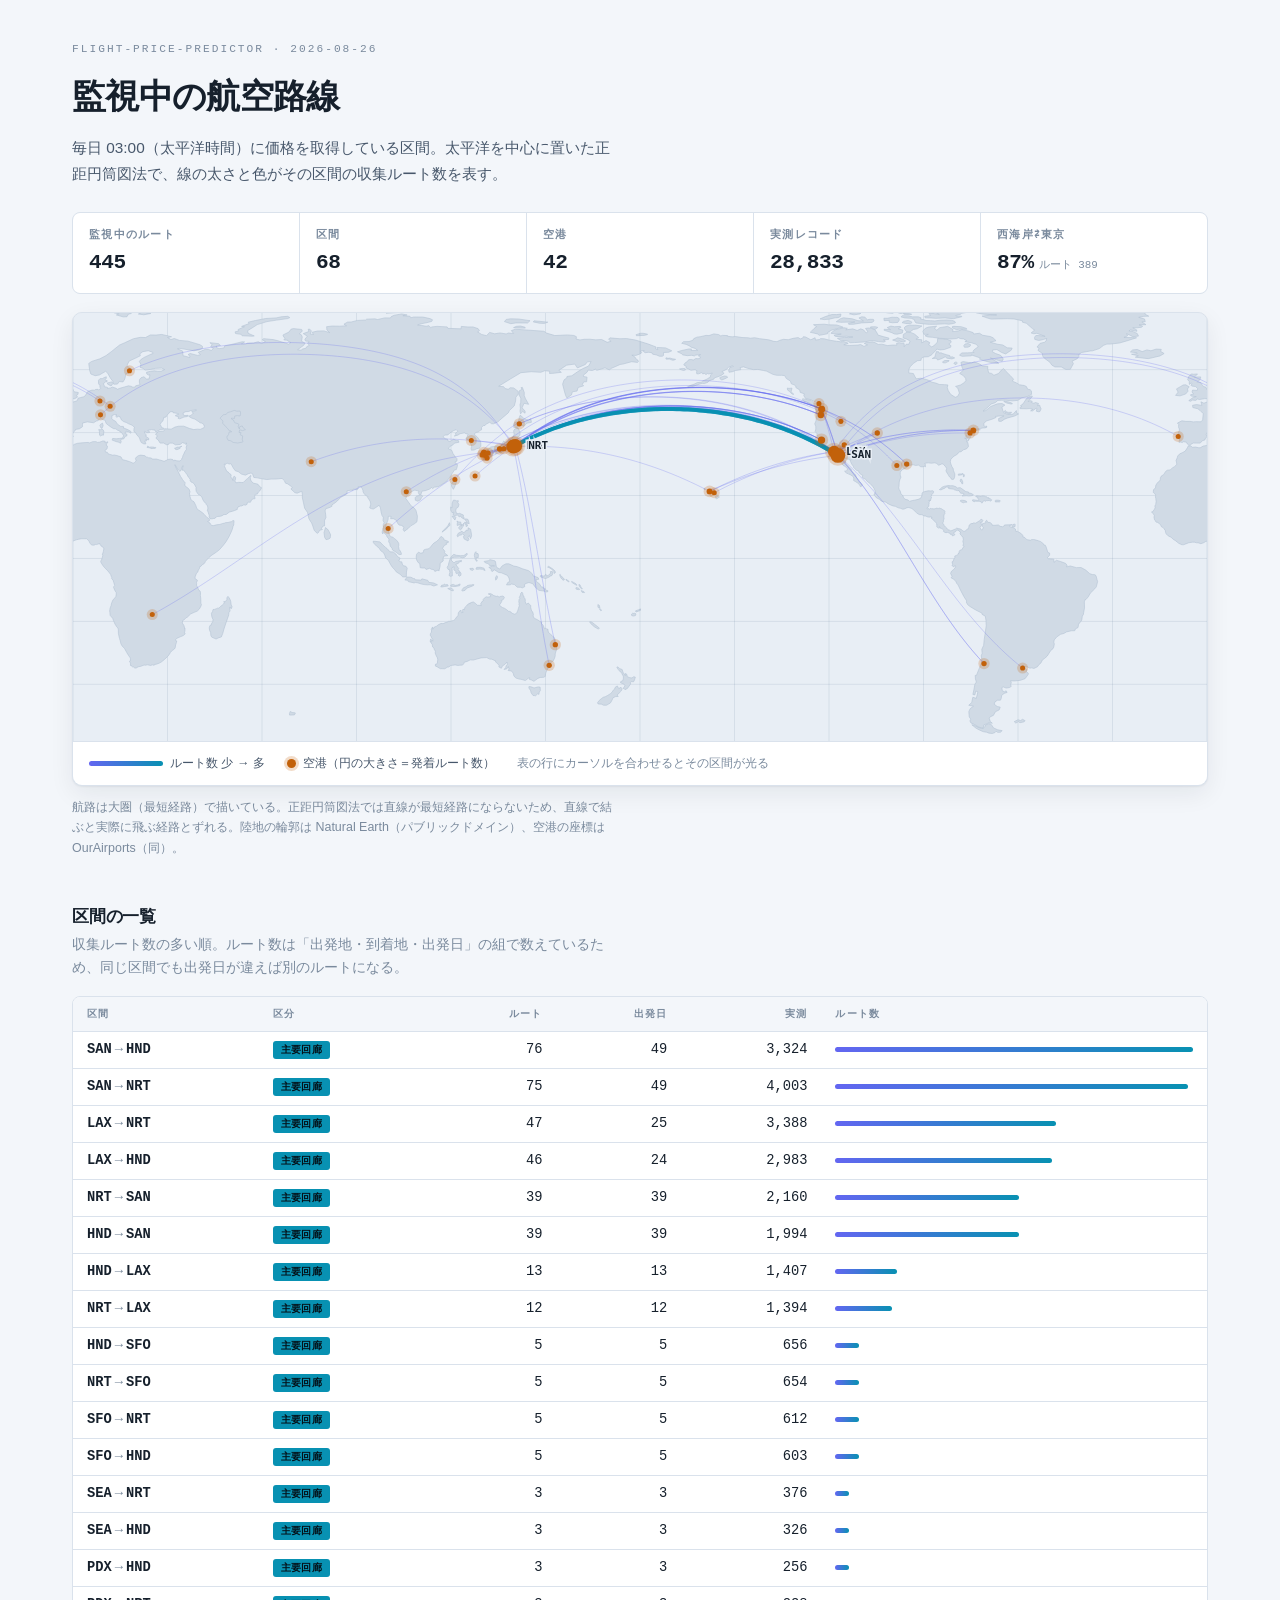
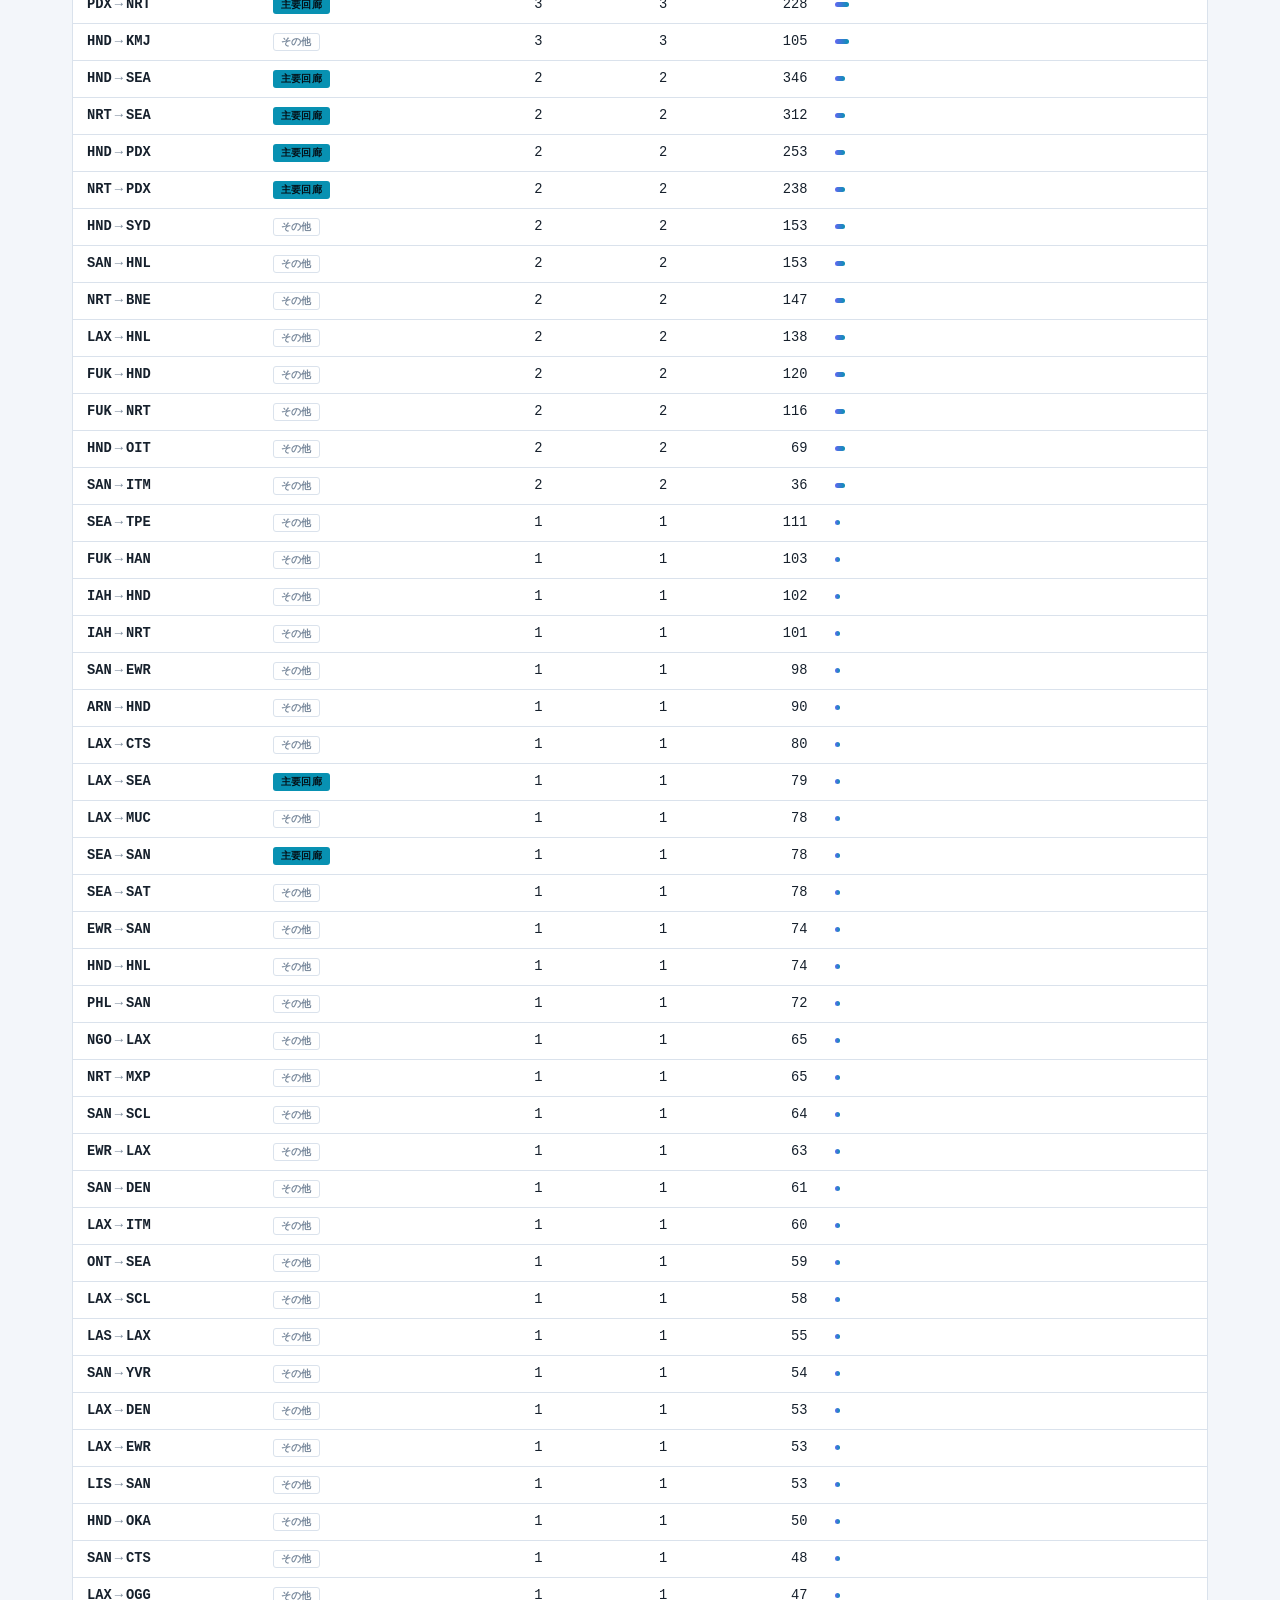
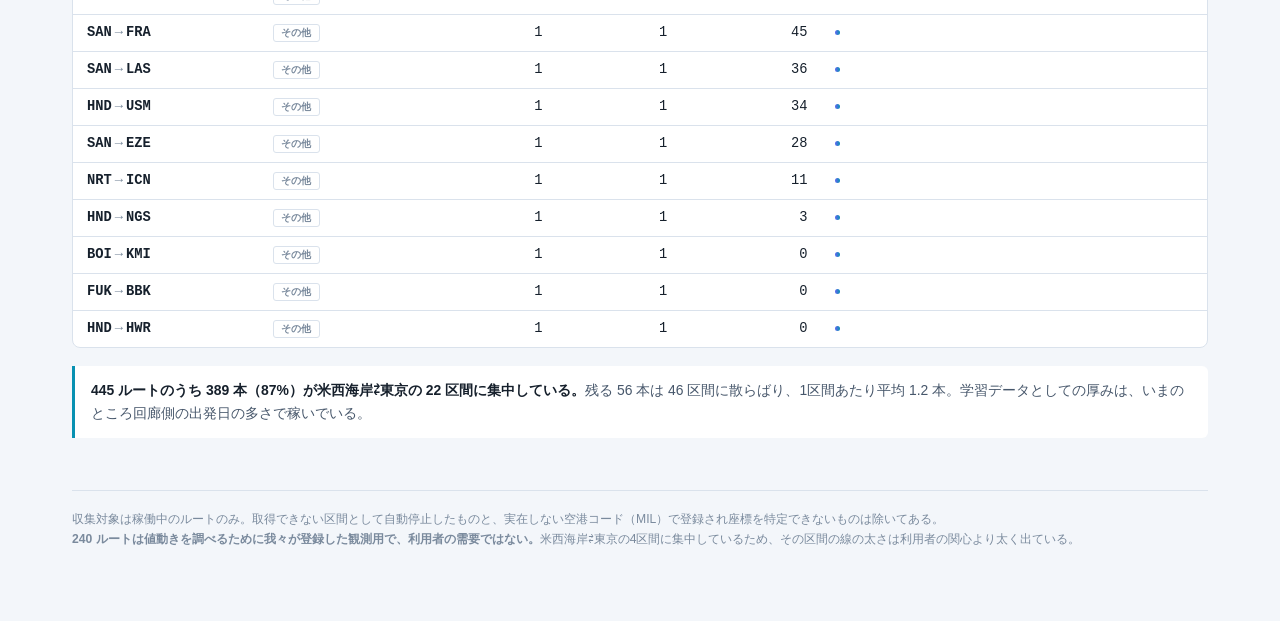
<file: docs/route-map.html>
<title>監視中の航空路線</title>
<style>
  /* 明るいテーマを基準に定義し、暗いテーマはトークンだけ差し替える。 */
  :root {
    --ocean:      #e8eef5;
    --land:       #d0dae5;
    --land-edge:  #b4c3d3;
    --graticule:  rgba(90,115,145,.13);
    --ink:        #16202c;
    --ink-soft:   #47576b;
    --ink-mute:   #7a8a9d;
    --surface:    #ffffff;
    --surface-2:  #f3f6fa;
    --rule:       #dae2ec;
    /* 航路: ルート数が少ない→多い。アプリ本体の accent を継承。 */
    --arc-lo:     #6366f1;
    --arc-hi:     #0891b2;
    --node:       #c2610a;
    --node-ring:  rgba(194,97,10,.22);
    --shadow:     0 1px 2px rgba(20,32,48,.06), 0 8px 24px rgba(20,32,48,.07);
    --mono: ui-monospace, "SF Mono", "Cascadia Mono", Menlo, Consolas, monospace;
    --sans: -apple-system, BlinkMacSystemFont, "Hiragino Sans", "Noto Sans JP",
            "Segoe UI", sans-serif;
  }
  @media (prefers-color-scheme: dark) {
    :root:not([data-theme="light"]) {
      --ocean:     #070c16;
      --land:      #18212e;
      --land-edge: #2b3849;
      --graticule: rgba(150,175,205,.09);
      --ink:       #eef3f8;
      --ink-soft:  #a0b1c5;
      --ink-mute:  #6c7d92;
      --surface:   #0e1521;
      --surface-2: #131c2a;
      --rule:      #233040;
      --arc-lo:    #818cf8;
      --arc-hi:    #22d3ee;
      --node:      #fbbf24;
      --node-ring: rgba(251,191,36,.20);
      --shadow:    0 1px 2px rgba(0,0,0,.4), 0 10px 30px rgba(0,0,0,.35);
    }
  }
  :root[data-theme="dark"] {
    --ocean:     #070c16;  --land:      #18212e;  --land-edge: #2b3849;
    --graticule: rgba(150,175,205,.09);
    --ink:       #eef3f8;  --ink-soft:  #a0b1c5;  --ink-mute:  #6c7d92;
    --surface:   #0e1521;  --surface-2: #131c2a;  --rule:      #233040;
    --arc-lo:    #818cf8;  --arc-hi:    #22d3ee;
    --node:      #fbbf24;  --node-ring: rgba(251,191,36,.20);
    --shadow:    0 1px 2px rgba(0,0,0,.4), 0 10px 30px rgba(0,0,0,.35);
  }

  * { box-sizing: border-box; }
  body {
    margin: 0; background: var(--surface-2); color: var(--ink);
    font-family: var(--sans); line-height: 1.65;
    -webkit-font-smoothing: antialiased;
  }
  .wrap { max-width: 1180px; margin: 0 auto; padding: 40px 22px 72px; }

  header { display: flex; flex-direction: column; gap: 10px; margin-bottom: 26px; }
  .eyebrow {
    font-family: var(--mono); font-size: .7rem; letter-spacing: .18em;
    text-transform: uppercase; color: var(--ink-mute);
  }
  h1 {
    margin: 0; font-size: clamp(1.6rem, 3.6vw, 2.15rem); font-weight: 700;
    letter-spacing: -.02em; text-wrap: balance;
  }
  .lede { margin: 0; max-width: 64ch; color: var(--ink-soft); font-size: .96rem; }

  /* ── 数字の帯 ── */
  .stats {
    display: grid; grid-template-columns: repeat(auto-fit, minmax(132px, 1fr));
    gap: 1px; background: var(--rule); border: 1px solid var(--rule);
    border-radius: 8px; overflow: hidden; margin: 22px 0 18px;
  }
  .stat { background: var(--surface); padding: 13px 16px; }
  .stat dt {
    margin: 0 0 2px; font-size: .66rem; letter-spacing: .12em;
    text-transform: uppercase; color: var(--ink-mute); font-weight: 700;
  }
  .stat dd {
    margin: 0; font-family: var(--mono); font-size: 1.32rem; font-weight: 600;
    font-variant-numeric: tabular-nums; letter-spacing: -.02em;
  }
  .stat dd small {
    font-size: .68rem; font-weight: 400; color: var(--ink-mute);
    margin-left: 5px; letter-spacing: 0;
  }

  /* ── 地図 ── */
  .map-shell {
    background: var(--ocean); border: 1px solid var(--rule);
    border-radius: 10px; overflow: hidden; box-shadow: var(--shadow);
    position: relative;
  }
  canvas { display: block; width: 100%; height: auto; }
  .legend {
    display: flex; flex-wrap: wrap; gap: 8px 22px; align-items: center;
    padding: 11px 16px; border-top: 1px solid var(--rule);
    background: var(--surface); font-size: .78rem; color: var(--ink-soft);
  }
  .key { display: flex; align-items: center; gap: 7px; }
  .key i { display: block; border-radius: 999px; flex: none; }
  .ramp {
    width: 74px; height: 5px; border-radius: 999px;
    background: linear-gradient(90deg, var(--arc-lo), var(--arc-hi));
  }
  .dot { width: 9px; height: 9px; background: var(--node);
         box-shadow: 0 0 0 3px var(--node-ring); }
  figcaption {
    margin-top: 11px; font-size: .78rem; color: var(--ink-mute);
    max-width: 78ch;
  }

  /* ── 表 ── */
  section { margin-top: 44px; }
  h2 {
    margin: 0 0 4px; font-size: 1.05rem; font-weight: 700; letter-spacing: -.01em;
  }
  .sub { margin: 0 0 16px; color: var(--ink-mute); font-size: .86rem; max-width: 70ch; }
  .table-wrap {
    overflow-x: auto; border: 1px solid var(--rule); border-radius: 8px;
    background: var(--surface);
  }
  table { width: 100%; border-collapse: collapse; font-size: .86rem; }
  th {
    text-align: left; padding: 10px 14px; background: var(--surface-2);
    font-size: .64rem; letter-spacing: .12em; text-transform: uppercase;
    color: var(--ink-mute); font-weight: 700; white-space: nowrap;
    border-bottom: 1px solid var(--rule); position: sticky; top: 0;
  }
  td { padding: 9px 14px; border-bottom: 1px solid var(--rule); }
  tbody tr:last-child td { border-bottom: none; }
  tbody tr { cursor: default; transition: background .12s ease; }
  tbody tr:hover, tbody tr:focus-within { background: var(--surface-2); }
  .leg { font-family: var(--mono); font-weight: 600; white-space: nowrap; }
  .arrow { color: var(--ink-mute); margin: 0 3px; font-weight: 400; }
  .num {
    text-align: right; font-family: var(--mono);
    font-variant-numeric: tabular-nums; white-space: nowrap;
  }
  .bar { position: relative; min-width: 108px; }
  .bar span {
    display: block; height: 5px; border-radius: 999px;
    background: linear-gradient(90deg, var(--arc-lo), var(--arc-hi));
  }
  .tag {
    display: inline-block; padding: 1px 7px; border-radius: 3px;
    font-size: .64rem; font-weight: 700; letter-spacing: .04em;
    border: 1px solid var(--rule); color: var(--ink-mute); white-space: nowrap;
  }
  .tag.core { border-color: transparent; background: var(--arc-hi); color: #04121a; }

  .note {
    margin-top: 18px; padding: 13px 16px; background: var(--surface);
    border-left: 3px solid var(--arc-hi); border-radius: 0 6px 6px 0;
    font-size: .87rem; color: var(--ink-soft);
  }
  .note b { color: var(--ink); }
  footer {
    margin-top: 52px; padding-top: 18px; border-top: 1px solid var(--rule);
    font-size: .76rem; color: var(--ink-mute);
  }
  :focus-visible { outline: 2px solid var(--arc-hi); outline-offset: 2px; }
</style>

<div class="wrap">
<header>
  <span class="eyebrow" id="eyebrow"></span>
  <h1 id="h1"></h1>
  <p class="lede" id="lede"></p>
</header>

<dl class="stats" id="stats"></dl>

<figure style="margin:0">
  <div class="map-shell">
    <canvas id="map"></canvas>
    <div class="legend">
      <span class="key"><i class="ramp"></i> <span id="keyRamp"></span></span>
      <span class="key"><i class="dot"></i> <span id="keyDot"></span></span>
      <span class="key" style="color:var(--ink-mute)" id="keyHint"></span>
    </div>
  </div>
  <figcaption id="caption"></figcaption>
</figure>

<section>
  <h2 id="h2"></h2>
  <p class="sub" id="sub"></p>
  <div class="table-wrap">
    <table>
      <thead><tr id="head"></tr></thead>
      <tbody id="rows"></tbody>
    </table>
  </div>
  <div class="note" id="split"></div>
</section>

<footer id="footer"></footer>
</div>

<script id="strings" type="application/json">{"lang":"ja","title":"監視中の航空路線","eyebrow":"flight-price-predictor · 2026-08-26","h1":"監視中の航空路線","lede":"毎日 03:00（太平洋時間）に価格を取得している区間。太平洋を中心に置いた正距円筒図法で、線の太さと色がその区間の収集ルート数を表す。","stat_routes":"監視中のルート","stat_legs":"区間","stat_airports":"空港","stat_records":"実測レコード","stat_core":"西海岸⇄東京","stat_core_sub":"ルート {n}","map_alt":"監視中の航空路線を示す世界地図","key_ramp":"ルート数 少 → 多","key_dot":"空港（円の大きさ＝発着ルート数）","key_hint":"表の行にカーソルを合わせるとその区間が光る","caption":"航路は大圏（最短経路）で描いている。正距円筒図法では直線が最短経路にならないため、直線で結ぶと実際に飛ぶ経路とずれる。陸地の輪郭は Natural Earth（パブリックドメイン）、空港の座標は OurAirports（同）。","h2":"区間の一覧","sub":"収集ルート数の多い順。ルート数は「出発地・到着地・出発日」の組で数えているため、同じ区間でも出発日が違えば別のルートになる。","th_leg":"区間","th_kind":"区分","th_routes":"ルート","th_dates":"出発日","th_records":"実測","th_bar":"ルート数","tag_core":"主要回廊","tag_other":"その他","split":"<b>{total} ルートのうち {core} 本（{pct}%）が米西海岸⇄東京の {core_legs} 区間に集中している。</b>残る {rest} 本は {rest_legs} 区間に散らばり、1区間あたり平均 {avg} 本。学習データとしての厚みは、いまのところ回廊側の出発日の多さで稼いでいる。","footer":"収集対象は稼働中のルートのみ。取得できない区間として自動停止したものと、実在しない空港コード（MIL）で登録され座標を特定できないものは除いてある。<br><b>240 ルートは値動きを調べるために我々が登録した観測用で、利用者の需要ではない。</b>米西海岸⇄東京の4区間に集中しているため、その区間の線の太さは利用者の関心より太く出ている。","core":["HND","NRT","SAN","LAX","SFO","SEA","PDX"]}</script>
<script id="data" type="application/json">{"airports":[{"code":"ARN","lat":59.64849,"lon":17.928829,"city":"Stockholm","country":"SE","routes":1,"records":90},{"code":"BBK","lat":-17.831653,"lon":25.166195,"city":"Kasane","country":"BW","routes":1,"records":0},{"code":"BNE","lat":-27.384199142456055,"lon":153.11700439453125,"city":"Brisbane","country":"AU","routes":2,"records":147},{"code":"BOI","lat":43.5644,"lon":-116.223,"city":"Boise","country":"US","routes":1,"records":0},{"code":"CTS","lat":42.774753,"lon":141.690414,"city":"Sapporo","country":"JP","routes":2,"records":128},{"code":"DEN","lat":39.860027,"lon":-104.673792,"city":"Denver","country":"US","routes":2,"records":114},{"code":"EWR","lat":40.6894,"lon":-74.170545,"city":"Newark","country":"US","routes":4,"records":288},{"code":"EZE","lat":-34.8222,"lon":-58.5358,"city":"Buenos Aires (Ezeiza)","country":"AR","routes":1,"records":28},{"code":"FRA","lat":50.026706,"lon":8.55835,"city":"Frankfurt am Main","country":"DE","routes":1,"records":45},{"code":"FUK","lat":33.585899353027344,"lon":130.4510040283203,"city":"Fukuoka","country":"JP","routes":6,"records":339},{"code":"HAN","lat":21.221201,"lon":105.806999,"city":"Hanoi (Soc Son)","country":"VN","routes":1,"records":103},{"code":"HND","lat":35.549678,"lon":139.786958,"city":"Tokyo","country":"JP","routes":211,"records":13028},{"code":"HNL","lat":21.318387,"lon":-157.92567,"city":"Honolulu, Oahu","country":"US","routes":5,"records":365},{"code":"HWR","lat":30.748501,"lon":75.629799,"city":"Halwara","country":"IN","routes":1,"records":0},{"code":"IAH","lat":29.9844,"lon":-95.3414,"city":"Houston","country":"US","routes":2,"records":203},{"code":"ICN","lat":37.469101,"lon":126.450996,"city":"Seoul","country":"KR","routes":1,"records":11},{"code":"ITM","lat":34.780853,"lon":135.440829,"city":"Osaka","country":"JP","routes":3,"records":96},{"code":"KMI","lat":31.877199,"lon":131.449005,"city":"Miyazaki","country":"JP","routes":1,"records":0},{"code":"KMJ","lat":32.837299,"lon":130.854996,"city":"Kumamoto","country":"JP","routes":3,"records":105},{"code":"LAS","lat":36.083361,"lon":-115.151817,"city":"Las Vegas","country":"US","routes":2,"records":91},{"code":"LAX","lat":33.942501,"lon":-118.407997,"city":"Los Angeles","country":"US","routes":131,"records":10001},{"code":"LIS","lat":38.7813,"lon":-9.13592,"city":"Lisbon","country":"PT","routes":1,"records":53},{"code":"MUC","lat":48.353802,"lon":11.7861,"city":"Munich","country":"DE","routes":1,"records":78},{"code":"MXP","lat":45.6306,"lon":8.72811,"city":"Ferno (VA)","country":"IT","routes":1,"records":65},{"code":"NGO","lat":34.858398,"lon":136.804993,"city":"Tokoname","country":"JP","routes":1,"records":65},{"code":"NGS","lat":32.916901,"lon":129.914001,"city":"Nagasaki","country":"JP","routes":1,"records":3},{"code":"NRT","lat":35.76858,"lon":140.388714,"city":"Narita","country":"JP","routes":201,"records":13885},{"code":"OGG","lat":20.896263,"lon":-156.431837,"city":"Kahului","country":"US","routes":1,"records":47},{"code":"OIT","lat":33.479400634799994,"lon":131.736999512,"city":"Oita","country":"JP","routes":2,"records":69},{"code":"OKA","lat":26.192437,"lon":127.639804,"city":"Naha","country":"JP","routes":1,"records":50},{"code":"ONT","lat":34.056,"lon":-117.600998,"city":"Ontario","country":"US","routes":1,"records":59},{"code":"PDX","lat":45.588699,"lon":-122.598,"city":"Portland","country":"US","routes":10,"records":975},{"code":"PHL","lat":39.871899,"lon":-75.241096,"city":"Philadelphia","country":"US","routes":1,"records":72},{"code":"SAN","lat":32.733601,"lon":-117.190002,"city":"San Diego","country":"US","routes":245,"records":12381},{"code":"SAT","lat":29.533701,"lon":-98.469803,"city":"San Antonio","country":"US","routes":1,"records":78},{"code":"SCL","lat":-33.393001556396484,"lon":-70.78579711914062,"city":"Santiago","country":"CL","routes":2,"records":122},{"code":"SEA","lat":47.447943,"lon":-122.310276,"city":"Seattle","country":"US","routes":15,"records":1765},{"code":"SFO","lat":37.619806,"lon":-122.374821,"city":"San Francisco","country":"US","routes":20,"records":2525},{"code":"SYD","lat":-33.946098,"lon":151.177002,"city":"Sydney (Mascot)","country":"AU","routes":2,"records":153},{"code":"TPE","lat":25.0777,"lon":121.233002,"city":"Taoyuan","country":"TW","routes":1,"records":111},{"code":"USM","lat":9.54779,"lon":100.061996,"city":"Na Thon (Ko Samui Island)","country":"TH","routes":1,"records":34},{"code":"YVR","lat":49.193901,"lon":-123.183998,"city":"Vancouver","country":"CA","routes":1,"records":54}],"legs":[{"o":"ARN","d":"HND","routes":1,"dates":1,"records":90},{"o":"BOI","d":"KMI","routes":1,"dates":1,"records":0},{"o":"EWR","d":"LAX","routes":1,"dates":1,"records":63},{"o":"EWR","d":"SAN","routes":1,"dates":1,"records":74},{"o":"FUK","d":"BBK","routes":1,"dates":1,"records":0},{"o":"FUK","d":"HAN","routes":1,"dates":1,"records":103},{"o":"FUK","d":"HND","routes":2,"dates":2,"records":120},{"o":"FUK","d":"NRT","routes":2,"dates":2,"records":116},{"o":"HND","d":"HNL","routes":1,"dates":1,"records":74},{"o":"HND","d":"HWR","routes":1,"dates":1,"records":0},{"o":"HND","d":"KMJ","routes":3,"dates":3,"records":105},{"o":"HND","d":"LAX","routes":13,"dates":13,"records":1407},{"o":"HND","d":"NGS","routes":1,"dates":1,"records":3},{"o":"HND","d":"OIT","routes":2,"dates":2,"records":69},{"o":"HND","d":"OKA","routes":1,"dates":1,"records":50},{"o":"HND","d":"PDX","routes":2,"dates":2,"records":253},{"o":"HND","d":"SAN","routes":39,"dates":39,"records":1994},{"o":"HND","d":"SEA","routes":2,"dates":2,"records":346},{"o":"HND","d":"SFO","routes":5,"dates":5,"records":656},{"o":"HND","d":"SYD","routes":2,"dates":2,"records":153},{"o":"HND","d":"USM","routes":1,"dates":1,"records":34},{"o":"IAH","d":"HND","routes":1,"dates":1,"records":102},{"o":"IAH","d":"NRT","routes":1,"dates":1,"records":101},{"o":"LAS","d":"LAX","routes":1,"dates":1,"records":55},{"o":"LAX","d":"CTS","routes":1,"dates":1,"records":80},{"o":"LAX","d":"DEN","routes":1,"dates":1,"records":53},{"o":"LAX","d":"EWR","routes":1,"dates":1,"records":53},{"o":"LAX","d":"HND","routes":46,"dates":24,"records":2983},{"o":"LAX","d":"HNL","routes":2,"dates":2,"records":138},{"o":"LAX","d":"ITM","routes":1,"dates":1,"records":60},{"o":"LAX","d":"MUC","routes":1,"dates":1,"records":78},{"o":"LAX","d":"NRT","routes":47,"dates":25,"records":3388},{"o":"LAX","d":"OGG","routes":1,"dates":1,"records":47},{"o":"LAX","d":"SCL","routes":1,"dates":1,"records":58},{"o":"LAX","d":"SEA","routes":1,"dates":1,"records":79},{"o":"LIS","d":"SAN","routes":1,"dates":1,"records":53},{"o":"NGO","d":"LAX","routes":1,"dates":1,"records":65},{"o":"NRT","d":"BNE","routes":2,"dates":2,"records":147},{"o":"NRT","d":"ICN","routes":1,"dates":1,"records":11},{"o":"NRT","d":"LAX","routes":12,"dates":12,"records":1394},{"o":"NRT","d":"MXP","routes":1,"dates":1,"records":65},{"o":"NRT","d":"PDX","routes":2,"dates":2,"records":238},{"o":"NRT","d":"SAN","routes":39,"dates":39,"records":2160},{"o":"NRT","d":"SEA","routes":2,"dates":2,"records":312},{"o":"NRT","d":"SFO","routes":5,"dates":5,"records":654},{"o":"ONT","d":"SEA","routes":1,"dates":1,"records":59},{"o":"PDX","d":"HND","routes":3,"dates":3,"records":256},{"o":"PDX","d":"NRT","routes":3,"dates":3,"records":228},{"o":"PHL","d":"SAN","routes":1,"dates":1,"records":72},{"o":"SAN","d":"CTS","routes":1,"dates":1,"records":48},{"o":"SAN","d":"DEN","routes":1,"dates":1,"records":61},{"o":"SAN","d":"EWR","routes":1,"dates":1,"records":98},{"o":"SAN","d":"EZE","routes":1,"dates":1,"records":28},{"o":"SAN","d":"FRA","routes":1,"dates":1,"records":45},{"o":"SAN","d":"HND","routes":76,"dates":49,"records":3324},{"o":"SAN","d":"HNL","routes":2,"dates":2,"records":153},{"o":"SAN","d":"ITM","routes":2,"dates":2,"records":36},{"o":"SAN","d":"LAS","routes":1,"dates":1,"records":36},{"o":"SAN","d":"NRT","routes":75,"dates":49,"records":4003},{"o":"SAN","d":"SCL","routes":1,"dates":1,"records":64},{"o":"SAN","d":"YVR","routes":1,"dates":1,"records":54},{"o":"SEA","d":"HND","routes":3,"dates":3,"records":326},{"o":"SEA","d":"NRT","routes":3,"dates":3,"records":376},{"o":"SEA","d":"SAN","routes":1,"dates":1,"records":78},{"o":"SEA","d":"SAT","routes":1,"dates":1,"records":78},{"o":"SEA","d":"TPE","routes":1,"dates":1,"records":111},{"o":"SFO","d":"HND","routes":5,"dates":5,"records":603},{"o":"SFO","d":"NRT","routes":5,"dates":5,"records":612}],"land":{"types":["Polygon","Polygon","Polygon","Polygon","Polygon","Polygon","Polygon","Polygon","Polygon","Polygon","Polygon","Polygon","Polygon","Polygon","Polygon","Polygon","Polygon","Polygon","Polygon","Polygon","Polygon","Polygon","Polygon","Polygon","Polygon","Polygon","Polygon","Polygon","Polygon","Polygon","Polygon","Polygon","Polygon","Polygon","Polygon","Polygon","Polygon","Polygon","Polygon","Polygon","Polygon","Polygon","Polygon","Polygon","Polygon","Polygon","Polygon","Polygon","Polygon","Polygon","Polygon","Polygon","Polygon","Polygon","Polygon","Polygon","Polygon","Polygon","Polygon","Polygon","Polygon","Polygon","Polygon","Polygon","Polygon","Polygon","Polygon","Polygon","Polygon","Polygon","Polygon","Polygon","Polygon","Polygon","Polygon","Polygon","Polygon","Polygon","Polygon","Polygon","Polygon","Polygon","Polygon","Polygon","Polygon","Polygon","Polygon","Polygon","Polygon","Polygon","Polygon","Polygon","Polygon","Polygon","Polygon","Polygon","Polygon","Polygon","Polygon","Polygon","Polygon","Polygon","Polygon","Polygon","Polygon","Polygon","Polygon","Polygon","Polygon","Polygon","Polygon","Polygon","Polygon","Polygon","Polygon","Polygon","Polygon","Polygon","Polygon","Polygon","Polygon","Polygon","Polygon","Polygon","Polygon","Polygon","Polygon"],"polys":[[[[-59.57,-80.04],[-59.87,-80.55],[-60.16,-81.0],[-62.26,-80.86],[-64.49,-80.92],[-65.74,-80.59],[-65.74,-80.55],[-66.29,-80.26],[-64.04,-80.29],[-61.88,-80.39],[-61.14,-79.98],[-60.61,-79.63],[-59.57,-80.04]]],[[[-159.21,-79.5],[-161.13,-79.63],[-162.44,-79.28],[-163.03,-78.93],[-163.07,-78.87],[-163.71,-78.6],[-163.71,-78.6],[-163.11,-78.22],[-161.25,-78.38],[-160.25,-78.69],[-159.48,-79.05],[-159.21,-79.5]]],[[[-45.15,-78.05],[-43.92,-78.48],[-43.49,-79.09],[-43.37,-79.52],[-43.33,-80.03],[-44.88,-80.34],[-46.51,-80.59],[-48.39,-80.83],[-50.48,-81.03],[-52.85,-80.97],[-54.16,-80.63],[-53.99,-80.22],[-51.85,-79.95],[-50.99,-79.61],[-50.36,-79.18],[-49.91,-78.81],[-49.31,-78.46],[-48.66,-78.05],[-48.66,-78.05],[-48.15,-78.05],[-46.66,-77.83],[-45.15,-78.05]]],[[[-121.21,-73.5],[-119.92,-73.66],[-118.72,-73.48],[-119.29,-73.83],[-120.23,-74.09],[-121.62,-74.01],[-122.62,-73.66],[-122.62,-73.66],[-122.41,-73.32],[-121.21,-73.5]]],[[[-125.56,-73.48],[-124.03,-73.87],[-124.62,-73.83],[-125.91,-73.74],[-127.28,-73.46],[-127.28,-73.46],[-126.56,-73.25],[-125.56,-73.48]]],[[[-98.98,-71.93],[-97.88,-72.07],[-96.79,-71.95],[-96.2,-72.52],[-96.98,-72.44],[-98.2,-72.48],[-99.43,-72.44],[-100.78,-72.5],[-101.8,-72.31],[-102.33,-71.89],[-102.33,-71.89],[-101.7,-71.72],[-100.43,-71.85],[-98.98,-71.93]]],[[[-68.45,-70.96],[-68.33,-71.41],[-68.51,-71.8],[-68.78,-72.17],[-69.96,-72.31],[-71.08,-72.5],[-72.39,-72.48],[-71.9,-72.09],[-73.07,-72.23],[-74.19,-72.37],[-74.95,-72.07],[-75.01,-71.66],[-73.92,-71.27],[-73.92,-71.27],[-73.23,-71.15],[-72.07,-71.19],[-71.78,-70.68],[-71.72,-70.31],[-71.74,-69.51],[-71.17,-69.04],[-70.25,-68.88],[-69.72,-69.25],[-69.49,-69.62],[-69.06,-70.07],[-68.73,-70.51],[-68.45,-70.96]]],[[[-58.61,-64.15],[-59.05,-64.37],[-59.79,-64.21],[-60.61,-64.31],[-61.3,-64.54],[-62.02,-64.8],[-62.51,-65.09],[-62.65,-65.48],[-62.59,-65.86],[-62.12,-66.19],[-62.81,-66.43],[-63.75,-66.5],[-64.29,-66.84],[-64.88,-67.15],[-65.51,-67.58],[-65.67,-67.95],[-65.31,-68.37],[-64.78,-68.68],[-63.96,-68.91],[-63.2,-69.23],[-62.79,-69.62],[-62.57,-69.99],[-62.28,-70.38],[-61.81,-70.72],[-61.51,-71.09],[-61.38,-72.01],[-61.08,-72.38],[-61.0,-72.77],[-60.69,-73.17],[-60.83,-73.7],[-61.38,-74.11],[-61.96,-74.44],[-63.3,-74.58],[-63.75,-74.93],[-64.35,-75.26],[-65.86,-75.64],[-67.19,-75.79],[-68.45,-76.01],[-69.8,-76.22],[-70.6,-76.63],[-72.21,-76.67],[-73.97,-76.63],[-75.56,-76.71],[-77.24,-76.71],[-76.93,-77.1],[-75.4,-77.28],[-74.28,-77.56],[-73.66,-77.91],[-74.77,-78.22],[-76.5,-78.12],[-77.93,-78.38],[-77.98,-78.79],[-78.02,-79.18],[-76.85,-79.51],[-76.63,-79.89],[-75.36,-80.26],[-73.24,-80.42],[-71.44,-80.69],[-70.01,-81.0],[-68.19,-81.32],[-65.7,-81.47],[-63.26,-81.75],[-61.55,-82.04],[-59.69,-82.38],[-58.71,-82.85],[-58.22,-83.22],[-57.01,-82.87],[-55.36,-82.57],[-53.62,-82.26],[-51.54,-82.0],[-49.76,-81.73],[-47.27,-81.71],[-44.83,-81.85],[-42.81,-82.08],[-42.16,-81.65],[-40.77,-81.36],[-38.24,-81.34],[-36.27,-81.12],[-34.39,-80.91],[-32.31,-80.77],[-30.1,-80.59],[-28.55,-80.34],[-29.25,-79.99],[-29.69,-79.63],[-29.69,-79.26],[-31.62,-79.3],[-33.68,-79.46],[-35.64,-79.46],[-35.91,-79.08],[-35.78,-78.34],[-35.33,-78.12],[-33.9,-77.89],[-32.21,-77.65],[-31.0,-77.36],[-29.78,-77.07],[-28.88,-76.67],[-27.51,-76.5],[-26.16,-76.36],[-25.47,-76.28],[-23.93,-76.24],[-22.46,-76.11],[-21.22,-75.91],[-20.01,-75.67],[-18.91,-75.44],[-17.52,-75.13],[-16.64,-74.79],[-15.7,-74.5],[-15.41,-74.11],[-16.47,-73.87],[-16.11,-73.46],[-15.45,-73.15],[-14.41,-72.95],[-13.31,-72.72],[-12.29,-72.4],[-11.51,-72.01],[-11.02,-71.54],[-10.3,-71.27],[-9.1,-71.32],[-8.61,-71.66],[-7.42,-71.7],[-7.38,-71.32],[-6.87,-70.93],[-5.79,-71.03],[-5.54,-71.4],[-4.34,-71.46],[-3.05,-71.29],[-1.8,-71.17],[-0.66,-71.23],[-0.23,-71.64],[0.87,-71.3],[1.89,-71.13],[3.02,-70.99],[4.14,-70.85],[5.16,-70.62],[6.27,-70.46],[7.14,-70.25],[7.74,-69.89],[8.49,-70.15],[9.53,-70.01],[10.25,-70.48],[10.82,-70.83],[11.95,-70.64],[12.4,-70.25],[13.42,-69.97],[14.73,-70.03],[15.13,-70.4],[15.95,-70.03],[17.03,-69.91],[18.2,-69.87],[19.26,-69.89],[20.38,-70.01],[21.45,-70.07],[21.92,-70.4],[22.57,-70.7],[23.67,-70.52],[24.84,-70.48],[25.98,-70.48],[27.09,-70.46],[28.09,-70.32],[29.15,-70.21],[30.03,-69.93],[30.97,-69.76],[31.99,-69.66],[32.75,-69.38],[33.3,-68.84],[33.87,-68.5],[34.91,-68.66],[35.3,-69.01],[36.16,-69.25],[37.2,-69.17],[37.91,-69.52],[38.65,-69.78],[39.67,-69.54],[40.02,-69.11],[40.92,-68.93],[41.96,-68.6],[42.94,-68.46],[44.11,-68.27],[44.9,-68.05],[45.72,-67.82],[46.5,-67.6],[47.44,-67.72],[48.34,-67.37],[48.99,-67.09],[49.93,-67.11],[50.75,-66.88],[50.95,-66.52],[51.79,-66.25],[52.61,-66.05],[53.61,-65.9],[54.53,-65.82],[55.41,-65.88],[56.36,-65.97],[57.16,-66.25],[57.26,-66.68],[58.14,-67.01],[58.74,-67.29],[59.94,-67.41],[60.61,-67.68],[61.43,-67.95],[62.39,-68.01],[63.19,-67.82],[64.05,-67.41],[64.99,-67.62],[65.97,-67.74],[66.91,-67.86],[67.89,-67.93],[68.89,-67.93],[69.71,-68.97],[69.67,-69.23],[69.56,-69.68],[68.6,-69.93],[67.81,-70.31],[67.95,-70.7],[69.07,-70.68],[68.93,-71.07],[68.42,-71.44],[67.95,-71.85],[68.71,-72.17],[69.87,-72.26],[71.02,-72.09],[71.57,-71.7],[71.91,-71.32],[72.45,-71.01],[73.08,-70.72],[73.34,-70.36],[73.86,-69.87],[74.49,-69.78],[75.63,-69.74],[76.63,-69.62],[77.64,-69.46],[78.13,-69.07],[78.43,-68.7],[79.11,-68.33],[80.09,-68.07],[80.94,-67.88],[81.48,-67.54],[82.05,-67.37],[82.78,-67.21],[83.78,-67.31],[84.68,-67.21],[85.66,-67.09],[86.75,-67.15],[87.48,-66.88],[87.99,-66.21],[88.36,-66.48],[88.83,-66.95],[89.67,-67.15],[90.63,-67.23],[91.59,-67.11],[92.61,-67.19],[93.55,-67.21],[94.18,-67.11],[95.02,-67.17],[95.78,-67.39],[96.68,-67.25],[97.76,-67.25],[98.68,-67.11],[99.72,-67.25],[100.38,-66.92],[100.89,-66.58],[101.58,-66.31],[102.83,-65.56],[103.48,-65.7],[104.24,-65.97],[104.91,-66.33],[106.18,-66.93],[107.16,-66.95],[108.08,-66.95],[109.16,-66.84],[110.24,-66.7],[111.06,-66.43],[111.74,-66.13],[112.86,-66.09],[113.6,-65.88],[114.39,-66.07],[114.9,-66.39],[115.6,-66.7],[116.7,-66.66],[117.38,-66.92],[118.58,-67.17],[119.83,-67.27],[120.87,-67.19],[121.65,-66.88],[122.32,-66.56],[123.22,-66.48],[124.12,-66.62],[125.16,-66.72],[126.1,-66.56],[127.0,-66.56],[127.88,-66.66],[128.8,-66.76],[129.7,-66.58],[130.78,-66.43],[131.8,-66.39],[132.94,-66.39],[133.86,-66.29],[134.76,-66.21],[135.03,-65.72],[135.07,-65.31],[135.7,-65.58],[135.87,-66.03],[136.21,-66.45],[136.62,-66.78],[137.46,-66.95],[138.6,-66.9],[139.91,-66.88],[140.81,-66.82],[142.12,-66.82],[143.06,-66.8],[144.37,-66.84],[145.49,-66.92],[146.2,-67.23],[146.0,-67.6],[146.65,-67.9],[147.72,-68.13],[148.84,-68.39],[150.13,-68.56],[151.48,-68.72],[152.5,-68.87],[153.64,-68.89],[154.28,-68.56],[155.17,-68.84],[155.93,-69.15],[156.81,-69.38],[158.03,-69.48],[159.18,-69.6],[159.67,-69.99],[160.81,-70.23],[161.57,-70.58],[162.69,-70.74],[163.84,-70.72],[164.92,-70.78],[166.11,-70.76],[167.31,-70.83],[168.43,-70.97],[169.46,-71.21],[170.5,-71.4],[171.21,-71.7],[171.09,-72.09],[170.56,-72.44],[170.11,-72.89],[169.76,-73.24],[169.29,-73.66],[167.98,-73.81],[167.39,-74.17],[166.09,-74.38],[165.64,-74.77],[164.96,-75.15],[164.23,-75.46],[163.82,-75.87],[163.57,-76.24],[163.47,-76.69],[163.49,-77.07],[164.06,-77.46],[164.27,-77.83],[164.74,-78.18],[166.6,-78.32],[167.0,-78.75],[165.19,-78.91],[163.67,-79.12],[161.77,-79.16],[160.92,-79.73],[160.75,-80.2],[160.32,-80.57],[159.79,-80.95],[161.12,-81.28],[161.63,-81.69],[162.49,-82.06],[163.71,-82.4],[165.1,-82.71],[166.6,-83.02],[168.9,-83.34],[169.4,-83.83],[172.28,-84.04],[172.48,-84.12],[173.22,-84.41],[175.99,-84.16],[178.28,-84.47],[180,-84.71],[180,-90],[-180,-90],[-180,-84.71],[-179.94,-84.72],[-179.06,-84.14],[-177.26,-84.45],[-177.14,-84.42],[-176.86,-84.33],[-176.52,-84.23],[-176.23,-84.14],[-176.08,-84.1],[-175.93,-84.1],[-175.83,-84.12],[-174.38,-84.53],[-173.12,-84.12],[-172.89,-84.06],[-169.95,-83.88],[-169.0,-84.12],[-168.53,-84.24],[-167.02,-84.57],[-164.18,-84.83],[-161.93,-85.14],[-158.07,-85.37],[-155.19,-85.1],[-150.94,-85.3],[-148.53,-85.61],[-145.89,-85.32],[-143.11,-85.04],[-142.89,-84.57],[-146.83,-84.53],[-150.06,-84.3],[-150.9,-83.9],[-153.59,-83.69],[-153.41,-83.24],[-153.04,-82.83],[-152.67,-82.45],[-152.86,-82.04],[-154.53,-81.77],[-155.29,-81.42],[-156.84,-81.1],[-154.41,-81.16],[-152.1,-81.0],[-150.65,-81.34],[-148.87,-81.04],[-147.22,-80.67],[-146.42,-80.34],[-146.77,-79.93],[-148.06,-79.65],[-149.53,-79.36],[-151.59,-79.3],[-153.39,-79.16],[-155.33,-79.06],[-155.98,-78.69],[-157.27,-78.38],[-158.05,-78.03],[-158.37,-76.89],[-157.88,-76.99],[-156.97,-77.3],[-155.33,-77.2],[-153.74,-77.07],[-152.92,-77.5],[-151.33,-77.4],[-150.0,-77.18],[-148.75,-76.91],[-147.61,-76.58],[-146.1,-76.48],[-146.14,-76.11],[-146.5,-75.73],[-146.2,-75.38],[-144.91,-75.2],[-144.32,-75.54],[-142.79,-75.34],[-141.64,-75.09],[-140.21,-75.07],[-138.86,-74.97],[-137.51,-74.73],[-136.43,-74.52],[-135.21,-74.3],[-134.43,-74.36],[-133.75,-74.44],[-132.26,-74.3],[-130.93,-74.48],[-129.55,-74.46],[-128.24,-74.32],[-126.89,-74.42],[-125.4,-74.52],[-124.01,-74.48],[-122.56,-74.5],[-121.07,-74.52],[-119.7,-74.48],[-118.68,-74.19],[-117.47,-74.03],[-116.22,-74.24],[-115.02,-74.07],[-113.94,-73.71],[-113.3,-74.03],[-112.95,-74.38],[-112.3,-74.71],[-111.26,-74.42],[-110.07,-74.79],[-108.71,-74.91],[-107.56,-75.18],[-106.15,-75.13],[-104.88,-74.95],[-103.37,-74.99],[-102.02,-75.13],[-100.65,-75.3],[-100.12,-74.87],[-100.76,-74.54],[-101.25,-74.19],[-102.55,-74.11],[-103.11,-73.73],[-103.33,-73.36],[-103.68,-72.62],[-102.92,-72.75],[-101.61,-72.81],[-100.31,-72.75],[-99.14,-72.91],[-98.12,-73.21],[-97.69,-73.56],[-96.34,-73.62],[-95.04,-73.48],[-93.67,-73.28],[-92.44,-73.17],[-91.42,-73.4],[-90.09,-73.32],[-89.23,-72.56],[-88.42,-73.01],[-87.27,-73.19],[-86.01,-73.09],[-85.19,-73.48],[-83.88,-73.52],[-82.67,-73.64],[-81.47,-73.85],[-80.69,-73.48],[-80.3,-73.13],[-79.3,-73.52],[-77.93,-73.42],[-76.91,-73.64],[-76.22,-73.97],[-74.89,-73.87],[-73.85,-73.66],[-72.83,-73.4],[-71.62,-73.26],[-70.21,-73.15],[-68.94,-73.01],[-67.96,-72.79],[-67.37,-72.48],[-67.13,-72.05],[-67.25,-71.64],[-67.56,-71.25],[-67.92,-70.85],[-68.23,-70.46],[-68.49,-70.11],[-68.54,-69.72],[-68.45,-69.33],[-67.98,-68.95],[-67.58,-68.54],[-67.43,-68.15],[-67.62,-67.72],[-67.74,-67.33],[-67.25,-66.88],[-66.7,-66.58],[-66.06,-66.21],[-65.37,-65.9],[-64.57,-65.6],[-64.18,-65.17],[-63.63,-64.9],[-63.0,-64.64],[-62.04,-64.58],[-61.41,-64.27],[-60.71,-64.07],[-59.89,-63.96],[-59.16,-63.7],[-58.59,-63.39],[-57.81,-63.27],[-57.22,-63.53],[-57.6,-63.86],[-58.61,-64.15]]],[[[-67.75,-53.85],[-66.45,-54.45],[-65.05,-54.7],[-65.5,-55.2],[-66.45,-55.25],[-66.96,-54.9],[-67.29,-55.3],[-68.15,-55.61],[-69.23,-55.5],[-69.96,-55.2],[-71.01,-55.05],[-72.26,-54.5],[-73.29,-53.96],[-74.66,-52.84],[-73.84,-53.05],[-72.43,-53.72],[-71.11,-54.07],[-70.59,-53.62],[-70.27,-52.93],[-69.35,-52.52],[-68.63,-52.64],[-68.63,-52.64],[-68.25,-53.1],[-67.75,-53.85]]],[[[-58.55,-51.1],[-57.75,-51.55],[-58.05,-51.9],[-59.4,-52.2],[-59.85,-51.85],[-60.7,-52.3],[-61.2,-51.85],[-60,-51.25],[-59.15,-51.5],[-58.55,-51.1]]],[[[70.28,-49.71],[68.75,-49.77],[68.72,-49.24],[68.87,-48.83],[68.94,-48.62],[69.58,-48.94],[70.53,-49.06],[70.56,-49.26],[70.28,-49.71]]],[[[145.4,-40.79],[146.36,-41.14],[146.91,-41.0],[147.69,-40.81],[148.29,-40.88],[148.36,-42.06],[148.02,-42.41],[147.91,-43.21],[147.56,-42.94],[146.87,-43.63],[146.66,-43.58],[146.05,-43.55],[145.43,-42.69],[145.3,-42.03],[144.72,-41.16],[144.74,-40.7],[145.4,-40.79]]],[[[173.02,-40.92],[173.25,-41.33],[173.96,-40.93],[174.25,-41.35],[174.25,-41.77],[173.88,-42.23],[173.22,-42.97],[172.71,-43.37],[173.08,-43.85],[172.31,-43.87],[171.45,-44.24],[171.19,-44.9],[170.62,-45.91],[169.83,-46.36],[169.33,-46.64],[168.41,-46.62],[167.76,-46.29],[166.68,-46.22],[166.51,-45.85],[167.05,-45.11],[168.3,-44.12],[168.95,-43.94],[169.67,-43.56],[170.52,-43.03],[171.13,-42.51],[171.57,-41.77],[171.95,-41.51],[172.1,-40.96],[172.8,-40.49],[173.02,-40.92]]],[[[174.61,-36.16],[175.34,-37.21],[175.36,-36.53],[175.81,-36.8],[175.96,-37.56],[176.76,-37.88],[177.44,-37.96],[178.01,-37.58],[178.52,-37.7],[178.27,-38.58],[177.97,-39.17],[177.21,-39.15],[176.94,-39.45],[177.03,-39.88],[176.89,-40.07],[176.51,-40.6],[176.01,-41.29],[175.24,-41.69],[175.07,-41.43],[174.65,-41.28],[175.23,-40.46],[174.9,-39.91],[173.82,-39.51],[173.85,-39.15],[174.57,-38.8],[174.74,-38.03],[174.7,-37.38],[174.29,-36.71],[174.32,-36.53],[173.84,-36.12],[173.05,-35.24],[172.64,-34.53],[173.01,-34.45],[173.55,-35.01],[174.33,-35.27],[174.61,-36.16]]],[[[167.12,-22.16],[166.74,-22.4],[166.19,-22.13],[165.47,-21.68],[164.83,-21.15],[164.17,-20.44],[164.03,-20.11],[164.46,-20.12],[165.02,-20.46],[165.46,-20.8],[165.78,-21.08],[166.6,-21.7],[167.12,-22.16]]],[[[178.37,-17.34],[178.72,-17.63],[178.55,-18.15],[177.93,-18.29],[177.38,-18.16],[177.29,-17.72],[177.67,-17.38],[178.13,-17.5],[178.37,-17.34]]],[[[179.36,-16.8],[178.73,-17.01],[178.6,-16.64],[179.1,-16.43],[179.41,-16.38],[180,-16.07],[180,-16.56],[179.36,-16.8]]],[[[-179.92,-16.5],[-180,-16.56],[-180,-16.07],[-179.79,-16.02],[-179.92,-16.5]]],[[[167.84,-16.47],[167.52,-16.6],[167.18,-16.16],[167.22,-15.89],[167.84,-16.47]]],[[[167.11,-14.93],[167.27,-15.74],[167.0,-15.61],[166.79,-15.67],[166.65,-15.39],[166.63,-14.63],[167.11,-14.93]]],[[[50.06,-13.56],[50.22,-14.76],[50.48,-15.23],[50.38,-15.71],[50.2,-16.0],[49.86,-15.41],[49.67,-15.71],[49.86,-16.45],[49.77,-16.88],[49.5,-17.11],[49.44,-17.95],[49.04,-19.12],[48.55,-20.5],[47.93,-22.39],[47.55,-23.78],[47.1,-24.94],[46.28,-25.18],[45.41,-25.6],[44.83,-25.35],[44.04,-24.99],[43.76,-24.46],[43.7,-23.57],[43.35,-22.78],[43.25,-22.06],[43.43,-21.34],[43.89,-21.16],[43.9,-20.83],[44.37,-20.07],[44.46,-19.44],[44.23,-18.96],[44.04,-18.33],[43.96,-17.41],[44.31,-16.85],[44.45,-16.22],[44.94,-16.18],[45.5,-15.97],[45.87,-15.79],[46.31,-15.78],[46.88,-15.21],[47.71,-14.59],[48.01,-14.09],[47.87,-13.66],[48.29,-13.78],[48.85,-13.09],[48.86,-12.49],[49.19,-12.04],[49.54,-12.47],[49.81,-12.9],[50.06,-13.56]]],[[[143.56,-13.76],[143.92,-14.55],[144.56,-14.17],[144.89,-14.59],[145.37,-14.98],[145.27,-15.43],[145.49,-16.29],[145.64,-16.78],[145.89,-16.91],[146.16,-17.76],[146.06,-18.28],[146.39,-18.96],[147.47,-19.48],[148.18,-19.96],[148.85,-20.39],[148.72,-20.63],[149.29,-21.26],[149.68,-22.34],[150.08,-22.12],[150.48,-22.56],[150.73,-22.4],[150.9,-23.46],[151.61,-24.08],[152.07,-24.46],[152.86,-25.27],[153.14,-26.07],[153.16,-26.64],[153.09,-27.26],[153.57,-28.11],[153.51,-29.0],[153.34,-29.46],[153.07,-30.35],[153.09,-30.92],[152.89,-31.64],[152.45,-32.55],[151.71,-33.04],[151.34,-33.82],[151.01,-34.31],[150.71,-35.17],[150.33,-35.67],[150.08,-36.42],[149.95,-37.11],[150.0,-37.43],[149.42,-37.77],[148.3,-37.81],[147.38,-38.22],[146.92,-38.61],[146.32,-39.04],[145.49,-38.59],[144.88,-38.42],[145.03,-37.9],[144.49,-38.09],[143.61,-38.81],[142.75,-38.54],[142.18,-38.38],[141.61,-38.31],[140.64,-38.02],[139.99,-37.4],[139.81,-36.64],[139.57,-36.14],[139.08,-35.73],[138.12,-35.61],[138.45,-35.13],[138.21,-34.38],[137.72,-35.08],[136.83,-35.26],[137.35,-34.71],[137.5,-34.13],[137.89,-33.64],[137.81,-32.9],[137.0,-33.75],[136.37,-34.09],[135.99,-34.89],[135.21,-34.48],[135.24,-33.95],[134.61,-33.22],[134.09,-32.85],[134.27,-32.62],[132.99,-32.01],[132.29,-31.98],[131.33,-31.5],[129.54,-31.59],[128.24,-31.95],[127.1,-32.28],[126.15,-32.22],[125.09,-32.73],[124.22,-32.96],[124.03,-33.48],[123.66,-33.89],[122.81,-33.91],[122.18,-34.0],[121.3,-33.82],[120.58,-33.93],[119.89,-33.98],[119.3,-34.51],[119.01,-34.46],[118.51,-34.75],[118.02,-35.06],[117.3,-35.03],[116.63,-35.03],[115.56,-34.39],[115.03,-34.2],[115.05,-33.62],[115.55,-33.49],[115.71,-33.26],[115.68,-32.9],[115.8,-32.21],[115.69,-31.61],[115.16,-30.6],[115.0,-30.03],[115.04,-29.46],[114.64,-28.81],[114.62,-28.52],[114.17,-28.12],[114.05,-27.33],[113.48,-26.54],[113.34,-26.12],[113.78,-26.55],[113.44,-25.62],[113.94,-25.91],[114.23,-26.3],[114.22,-25.79],[113.72,-25.0],[113.63,-24.68],[113.39,-24.38],[113.5,-23.81],[113.71,-23.56],[113.84,-23.06],[113.74,-22.48],[114.15,-21.76],[114.23,-22.52],[114.65,-21.83],[115.46,-21.5],[115.95,-21.07],[116.71,-20.7],[117.17,-20.62],[117.44,-20.75],[118.23,-20.37],[118.84,-20.26],[118.99,-20.04],[119.25,-19.95],[119.81,-19.98],[120.86,-19.68],[121.4,-19.24],[121.66,-18.71],[122.24,-18.2],[122.29,-17.8],[122.31,-17.25],[123.01,-16.41],[123.43,-17.27],[123.86,-17.07],[123.5,-16.6],[123.82,-16.11],[124.26,-16.33],[124.38,-15.57],[124.93,-15.08],[125.17,-14.68],[125.67,-14.51],[125.69,-14.23],[126.13,-14.35],[126.14,-14.1],[126.58,-13.95],[127.07,-13.82],[127.8,-14.28],[128.36,-14.87],[128.99,-14.88],[129.62,-14.97],[129.41,-14.42],[129.89,-13.62],[130.34,-13.36],[130.18,-13.11],[130.62,-12.54],[131.22,-12.18],[131.74,-12.3],[132.58,-12.11],[132.56,-11.6],[131.82,-11.27],[132.36,-11.13],[133.02,-11.38],[133.55,-11.79],[134.39,-12.04],[134.68,-11.94],[135.3,-12.25],[135.88,-11.96],[136.26,-12.05],[136.49,-11.86],[136.95,-12.35],[136.69,-12.89],[136.31,-13.29],[135.96,-13.32],[136.08,-13.72],[135.78,-14.22],[135.43,-14.72],[135.5,-15.0],[136.3,-15.55],[137.07,-15.87],[137.58,-16.22],[138.3,-16.81],[138.59,-16.81],[139.11,-17.06],[139.26,-17.37],[140.22,-17.71],[140.88,-17.37],[141.07,-16.83],[141.27,-16.39],[141.4,-15.84],[141.7,-15.04],[141.56,-14.56],[141.64,-14.27],[141.52,-13.7],[141.65,-12.94],[141.84,-12.74],[141.69,-12.41],[141.93,-11.88],[142.12,-11.33],[142.14,-11.04],[142.52,-10.67],[142.8,-11.16],[142.87,-11.78],[143.12,-11.91],[143.16,-12.33],[143.52,-12.83],[143.6,-13.4],[143.56,-13.76]]],[[[162.12,-10.48],[162.4,-10.83],[161.7,-10.82],[161.32,-10.2],[161.92,-10.45],[162.12,-10.48]]],[[[120.72,-10.24],[120.3,-10.26],[118.97,-9.56],[119.9,-9.36],[120.43,-9.67],[120.78,-9.97],[120.72,-10.24]]],[[[160.85,-9.87],[160.46,-9.9],[159.85,-9.79],[159.64,-9.64],[159.7,-9.24],[160.36,-9.4],[160.69,-9.61],[160.85,-9.87]]],[[[161.68,-9.6],[161.53,-9.78],[160.79,-8.92],[160.58,-8.32],[160.92,-8.32],[161.28,-9.12],[161.68,-9.6]]],[[[124.44,-10.14],[123.58,-10.36],[123.46,-10.24],[123.55,-9.9],[123.98,-9.29],[124.97,-8.89],[125.09,-8.66],[125.95,-8.43],[126.64,-8.4],[126.96,-8.27],[127.34,-8.4],[126.97,-8.67],[125.93,-9.11],[125.09,-9.39],[124.44,-10.14]]],[[[117.9,-8.1],[118.26,-8.36],[118.88,-8.28],[119.13,-8.71],[117.97,-8.91],[117.28,-9.04],[116.74,-9.03],[117.08,-8.46],[117.63,-8.45],[117.9,-8.1]]],[[[122.9,-8.09],[122.76,-8.65],[121.25,-8.93],[119.92,-8.81],[119.92,-8.44],[120.72,-8.24],[121.34,-8.54],[122.01,-8.46],[122.9,-8.09]]],[[[159.88,-8.34],[159.92,-8.54],[159.13,-8.11],[158.59,-7.75],[158.21,-7.42],[158.36,-7.32],[158.82,-7.56],[159.64,-8.02],[159.88,-8.34]]],[[[157.54,-7.35],[157.34,-7.4],[156.9,-7.18],[156.49,-6.77],[156.54,-6.6],[157.14,-7.02],[157.54,-7.35]]],[[[108.62,-6.78],[110.54,-6.88],[110.76,-6.47],[112.61,-6.95],[112.98,-7.59],[114.48,-7.78],[115.71,-8.37],[114.56,-8.75],[113.46,-8.35],[112.56,-8.38],[111.52,-8.3],[110.59,-8.12],[109.43,-7.74],[108.69,-7.64],[108.28,-7.77],[106.45,-7.35],[106.28,-6.92],[105.37,-6.85],[106.05,-5.9],[107.27,-5.95],[108.07,-6.35],[108.49,-6.42],[108.62,-6.78]]],[[[134.72,-6.21],[134.21,-6.9],[134.11,-6.14],[134.29,-5.78],[134.5,-5.45],[134.73,-5.74],[134.72,-6.21]]],[[[155.88,-6.82],[155.6,-6.92],[155.17,-6.54],[154.73,-5.9],[154.51,-5.14],[154.65,-5.04],[154.76,-5.34],[155.06,-5.57],[155.55,-6.2],[156.02,-6.54],[155.88,-6.82]]],[[[151.98,-5.48],[151.46,-5.56],[151.3,-5.84],[150.75,-6.08],[150.24,-6.32],[149.71,-6.32],[148.89,-6.03],[148.32,-5.75],[148.4,-5.44],[149.3,-5.58],[149.85,-5.51],[150.0,-5.03],[150.14,-5.0],[150.24,-5.53],[150.81,-5.46],[151.09,-5.11],[151.65,-4.76],[151.54,-4.17],[152.14,-4.15],[152.34,-4.31],[152.32,-4.87],[151.98,-5.48]]],[[[127.25,-3.46],[126.87,-3.79],[126.18,-3.61],[125.99,-3.18],[127.0,-3.13],[127.25,-3.46]]],[[[130.47,-3.09],[130.83,-3.86],[129.99,-3.45],[129.16,-3.36],[128.59,-3.43],[127.9,-3.39],[128.14,-2.84],[129.37,-2.8],[130.47,-3.09]]],[[[153.14,-4.5],[152.83,-4.77],[152.64,-4.18],[152.41,-3.79],[151.95,-3.46],[151.38,-3.04],[150.66,-2.74],[150.94,-2.5],[151.48,-2.78],[151.82,-3.0],[152.24,-3.24],[152.64,-3.66],[153.02,-3.98],[153.14,-4.5]]],[[[134.14,-1.15],[134.42,-2.77],[135.46,-3.37],[136.29,-2.31],[137.44,-1.7],[138.33,-1.7],[139.18,-2.05],[139.93,-2.41],[141.0,-2.6],[142.74,-3.29],[144.58,-3.86],[145.27,-4.37],[145.83,-4.88],[145.98,-5.47],[147.65,-6.08],[147.89,-6.61],[146.97,-6.72],[147.19,-7.39],[148.08,-8.04],[148.73,-9.1],[149.31,-9.07],[149.27,-9.51],[150.04,-9.68],[149.74,-9.87],[150.8,-10.29],[150.69,-10.58],[150.03,-10.65],[149.78,-10.39],[148.92,-10.28],[147.91,-10.13],[147.14,-9.49],[146.57,-8.94],[146.05,-8.07],[144.74,-7.63],[143.9,-7.92],[143.29,-8.25],[143.41,-8.98],[142.63,-9.33],[142.07,-9.16],[141.03,-9.12],[140.14,-8.3],[139.13,-8.1],[138.88,-8.38],[137.61,-8.41],[138.04,-7.6],[138.67,-7.32],[138.41,-6.23],[137.93,-5.39],[135.99,-4.55],[135.16,-4.46],[133.66,-3.54],[133.37,-4.02],[132.98,-4.11],[132.76,-3.75],[132.75,-3.31],[131.99,-2.82],[133.07,-2.46],[133.78,-2.48],[133.7,-2.21],[132.23,-2.21],[131.84,-1.62],[130.94,-1.43],[130.52,-0.94],[131.87,-0.7],[132.38,-0.37],[133.99,-0.78],[134.14,-1.15]]],[[[125.24,1.42],[124.44,0.43],[123.69,0.24],[122.72,0.43],[121.06,0.38],[120.18,0.24],[120.04,-0.52],[120.94,-1.41],[121.48,-0.96],[123.34,-0.62],[123.26,-1.08],[122.82,-0.93],[122.39,-1.52],[121.51,-1.9],[122.45,-3.19],[122.27,-3.53],[123.17,-4.68],[123.16,-5.34],[122.63,-5.63],[122.24,-5.28],[122.72,-4.46],[121.74,-4.85],[121.49,-4.57],[121.62,-4.19],[120.9,-3.6],[120.97,-2.63],[120.31,-2.93],[120.39,-4.1],[120.43,-5.53],[119.8,-5.67],[119.37,-5.38],[119.65,-4.46],[119.5,-3.49],[119.08,-3.49],[118.77,-2.8],[119.18,-2.15],[119.32,-1.35],[119.83,0.15],[120.04,0.57],[120.89,1.31],[121.67,1.01],[122.93,0.88],[124.08,0.92],[125.07,1.64],[125.24,1.42]]],[[[128.69,1.13],[128.64,0.26],[128.12,0.36],[127.97,-0.25],[128.38,-0.78],[128.1,-0.9],[127.7,-0.27],[127.4,1.01],[127.6,1.81],[127.93,2.17],[128.0,1.63],[128.59,1.54],[128.69,1.13]]],[[[105.82,-5.85],[104.71,-5.87],[103.87,-5.04],[102.58,-4.22],[102.16,-3.61],[101.4,-2.8],[100.9,-2.05],[100.14,-0.65],[99.26,0.18],[98.97,1.04],[98.6,1.82],[97.7,2.45],[97.18,3.31],[96.42,3.87],[95.38,4.97],[95.29,5.48],[95.94,5.44],[97.48,5.25],[98.37,4.27],[99.14,3.59],[99.69,3.17],[100.64,2.1],[101.66,2.08],[102.5,1.4],[103.08,0.56],[103.84,0.1],[103.44,-0.71],[104.01,-1.06],[104.37,-1.08],[104.54,-1.78],[104.89,-2.34],[105.62,-2.43],[106.11,-3.06],[105.86,-4.31],[105.82,-5.85]]],[[[117.88,1.83],[119.0,0.9],[117.81,0.78],[117.48,0.1],[117.52,-0.8],[116.56,-1.49],[116.53,-2.48],[116.15,-4.01],[116.0,-3.66],[114.86,-4.11],[114.47,-3.5],[113.76,-3.44],[113.26,-3.12],[112.07,-3.48],[111.7,-2.99],[111.05,-3.05],[110.22,-2.93],[110.07,-1.59],[109.57,-1.31],[109.09,-0.46],[108.95,0.42],[109.07,1.34],[109.66,2.01],[110.4,1.66],[111.17,1.85],[111.37,2.7],[111.8,2.89],[113.0,3.1],[113.71,3.89],[114.2,4.53],[114.6,4.9],[115.45,5.45],[116.22,6.14],[116.73,6.92],[117.13,6.93],[117.64,6.42],[117.69,5.99],[118.35,5.71],[119.18,5.41],[119.11,5.02],[118.44,4.97],[118.62,4.48],[117.88,4.14],[117.31,3.23],[118.05,2.29],[117.88,1.83]]],[[[126.38,8.41],[126.48,7.75],[126.54,7.19],[126.2,6.27],[125.83,7.29],[125.36,6.79],[125.68,6.05],[125.4,5.58],[124.22,6.16],[123.94,6.89],[124.24,7.36],[123.61,7.83],[123.3,7.42],[122.83,7.46],[122.09,6.9],[121.92,7.19],[122.31,8.03],[122.94,8.32],[123.49,8.69],[123.84,8.24],[124.6,8.51],[124.76,8.96],[125.47,8.99],[125.41,9.76],[126.22,9.29],[126.31,8.78],[126.38,8.41]]],[[[81.22,6.2],[80.35,5.97],[79.87,6.76],[79.7,8.2],[80.15,9.82],[80.84,9.27],[81.3,8.56],[81.79,7.52],[81.64,6.48],[81.22,6.2]]],[[[-60.94,10.11],[-61.77,10],[-61.95,10.09],[-61.66,10.37],[-61.68,10.76],[-61.1,10.89],[-60.9,10.86],[-60.94,10.11]]],[[[123.98,10.28],[123.62,9.95],[123.31,9.32],[123.0,9.02],[122.38,9.71],[122.59,9.98],[122.84,10.26],[122.95,10.88],[123.5,10.94],[123.34,10.27],[124.08,11.23],[123.98,10.28]]],[[[118.5,9.32],[117.17,8.37],[117.66,9.07],[118.39,9.68],[118.99,10.38],[119.51,11.37],[119.69,10.55],[119.03,10.0],[118.5,9.32]]],[[[121.88,11.89],[122.48,11.58],[123.12,11.58],[123.1,11.17],[122.64,10.74],[122.0,10.44],[121.97,10.91],[122.04,11.42],[121.88,11.89]]],[[[125.5,12.16],[125.78,11.05],[125.01,11.31],[125.03,10.98],[125.28,10.36],[124.8,10.13],[124.76,10.84],[124.46,10.89],[124.3,11.5],[124.89,11.42],[124.88,11.79],[124.27,12.56],[125.23,12.54],[125.5,12.16]]],[[[121.53,13.07],[121.26,12.21],[120.83,12.7],[120.32,13.47],[121.18,13.43],[121.53,13.07]]],[[[121.32,18.5],[121.94,18.22],[122.25,18.48],[122.34,18.22],[122.17,17.81],[122.52,17.09],[122.25,16.26],[121.66,15.93],[121.51,15.12],[121.73,14.33],[122.26,14.22],[122.7,14.34],[123.95,13.78],[123.86,13.24],[124.18,13.0],[124.08,12.54],[123.3,13.03],[122.93,13.55],[122.67,13.19],[122.03,13.78],[121.13,13.64],[120.63,13.86],[120.68,14.27],[120.99,14.53],[120.69,14.76],[120.56,14.4],[120.07,14.97],[119.92,15.41],[119.88,16.36],[120.29,16.03],[120.39,17.6],[120.72,18.51],[121.32,18.5]]],[[[-65.59,18.23],[-65.85,17.98],[-66.6,17.98],[-67.18,17.95],[-67.24,18.37],[-67.1,18.52],[-66.28,18.51],[-65.77,18.43],[-65.59,18.23]]],[[[-76.9,17.87],[-77.21,17.7],[-77.77,17.86],[-78.34,18.23],[-78.22,18.45],[-77.8,18.52],[-77.57,18.49],[-76.9,18.4],[-76.37,18.16],[-76.2,17.89],[-76.9,17.87]]],[[[-72.58,19.87],[-71.71,19.71],[-71.59,19.88],[-70.81,19.88],[-70.21,19.62],[-69.95,19.65],[-69.77,19.29],[-69.22,19.31],[-69.25,19.02],[-68.81,18.98],[-68.32,18.61],[-68.69,18.21],[-69.16,18.42],[-69.62,18.38],[-69.95,18.43],[-70.13,18.25],[-70.52,18.18],[-70.67,18.43],[-71.0,18.28],[-71.4,17.6],[-71.66,17.76],[-71.71,18.04],[-72.37,18.21],[-72.84,18.15],[-73.45,18.22],[-73.92,18.03],[-74.46,18.34],[-74.37,18.66],[-73.45,18.53],[-72.69,18.45],[-72.33,18.67],[-72.79,19.1],[-72.78,19.48],[-73.42,19.64],[-73.19,19.92],[-72.58,19.87]]],[[[110.34,18.68],[109.48,18.2],[108.66,18.51],[108.63,19.37],[109.12,19.82],[110.21,20.1],[110.79,20.08],[111.01,19.7],[110.57,19.26],[110.34,18.68]]],[[[-155.54,19.08],[-155.69,18.92],[-155.94,19.06],[-155.91,19.34],[-156.07,19.7],[-156.02,19.81],[-155.85,19.98],[-155.92,20.17],[-155.86,20.27],[-155.79,20.25],[-155.4,20.08],[-155.22,19.99],[-155.06,19.86],[-154.81,19.51],[-154.83,19.45],[-155.22,19.24],[-155.54,19.08]]],[[[-156.08,20.64],[-156.41,20.57],[-156.59,20.78],[-156.7,20.86],[-156.71,20.93],[-156.61,21.01],[-156.26,20.92],[-156.0,20.76],[-156.08,20.64]]],[[[-156.76,21.18],[-156.79,21.07],[-157.33,21.1],[-157.25,21.22],[-156.76,21.18]]],[[[-157.65,21.32],[-157.71,21.26],[-157.78,21.28],[-158.13,21.31],[-158.25,21.54],[-158.29,21.58],[-158.03,21.72],[-157.94,21.65],[-157.65,21.32]]],[[[-159.35,21.98],[-159.46,21.88],[-159.8,22.07],[-159.75,22.14],[-159.6,22.24],[-159.37,22.21],[-159.35,21.98]]],[[[-79.68,22.77],[-79.28,22.4],[-78.35,22.51],[-77.99,22.28],[-77.15,21.66],[-76.52,21.21],[-76.19,21.22],[-75.6,21.02],[-75.67,20.74],[-74.93,20.69],[-74.18,20.28],[-74.3,20.05],[-74.96,19.92],[-75.63,19.87],[-76.32,19.95],[-77.76,19.86],[-77.09,20.41],[-77.49,20.67],[-78.14,20.74],[-78.48,21.03],[-78.72,21.6],[-79.28,21.56],[-80.22,21.83],[-80.52,22.04],[-81.82,22.19],[-82.17,22.39],[-81.8,22.64],[-82.78,22.69],[-83.49,22.17],[-83.91,22.15],[-84.05,21.91],[-84.55,21.8],[-84.97,21.9],[-84.45,22.2],[-84.23,22.57],[-83.78,22.79],[-83.27,22.98],[-82.51,23.08],[-82.27,23.19],[-81.4,23.12],[-80.62,23.11],[-79.68,22.77]]],[[[-77.53,23.76],[-77.78,23.71],[-78.03,24.29],[-78.41,24.58],[-78.19,25.21],[-77.89,25.17],[-77.54,24.34],[-77.53,23.76]]],[[[121.18,22.79],[120.75,21.97],[120.22,22.81],[120.11,23.56],[120.69,24.54],[121.5,25.3],[121.95,25.0],[121.78,24.39],[121.18,22.79]]],[[[-77.82,26.58],[-78.91,26.42],[-78.98,26.79],[-78.51,26.87],[-77.85,26.84],[-77.82,26.58]]],[[[-77,26.59],[-77.17,25.88],[-77.36,26.01],[-77.34,26.53],[-77.79,26.93],[-77.79,27.04],[-77,26.59]]],[[[134.64,34.15],[134.77,33.81],[134.2,33.2],[133.79,33.52],[133.28,33.29],[133.01,32.7],[132.36,32.99],[132.37,33.46],[132.92,34.06],[133.49,33.94],[133.9,34.36],[134.64,34.15]]],[[[34.58,35.67],[33.9,35.25],[33.97,35.06],[34.0,34.98],[32.98,34.57],[32.49,34.7],[32.26,35.1],[32.73,35.14],[32.8,35.15],[32.95,35.39],[33.67,35.37],[34.58,35.67]]],[[[23.7,35.71],[24.25,35.37],[25.03,35.42],[25.77,35.35],[25.75,35.18],[26.29,35.3],[26.16,35.0],[24.72,34.92],[24.74,35.08],[23.51,35.28],[23.7,35.71]]],[[[15.52,38.23],[15.16,37.44],[15.31,37.13],[15.1,36.62],[14.34,37.0],[13.83,37.1],[12.43,37.61],[12.57,38.13],[13.74,38.03],[14.76,38.14],[15.52,38.23]]],[[[9.21,41.21],[9.81,40.5],[9.67,39.18],[9.21,39.24],[8.81,38.91],[8.43,39.17],[8.39,40.38],[8.16,40.95],[8.71,40.9],[9.21,41.21]]],[[[140.98,37.14],[140.6,36.34],[140.77,35.84],[140.25,35.14],[138.98,34.67],[137.22,34.61],[135.79,33.46],[135.12,33.85],[135.08,34.6],[133.34,34.38],[132.16,33.9],[130.99,33.89],[132.0,33.15],[131.33,31.45],[130.69,31.03],[130.2,31.42],[130.45,32.32],[129.81,32.61],[129.41,33.3],[130.35,33.6],[130.88,34.23],[131.88,34.75],[132.62,35.43],[134.61,35.73],[135.68,35.53],[136.72,37.3],[137.39,36.83],[138.86,37.83],[139.43,38.22],[140.05,39.44],[139.88,40.56],[140.31,41.2],[141.37,41.38],[141.91,39.99],[141.88,39.18],[140.96,38.17],[140.98,37.14]]],[[[9.56,42.15],[9.23,41.38],[8.78,41.58],[8.54,42.26],[8.75,42.63],[9.39,43.01],[9.56,42.15]]],[[[143.91,44.17],[144.61,43.96],[145.32,44.38],[145.54,43.26],[144.06,42.99],[143.18,42.0],[141.61,42.68],[141.07,41.58],[139.96,41.57],[139.82,42.56],[140.31,43.33],[141.38,43.39],[141.67,44.77],[141.97,45.55],[143.14,44.51],[143.91,44.17]]],[[[-63.66,46.55],[-62.94,46.42],[-62.01,46.44],[-62.5,46.03],[-62.87,45.97],[-64.14,46.39],[-64.39,46.73],[-64.01,47.04],[-63.66,46.55]]],[[[-61.81,49.11],[-62.29,49.09],[-63.59,49.4],[-64.52,49.87],[-64.17,49.96],[-62.86,49.71],[-61.84,49.29],[-61.81,49.11]]],[[[-123.51,48.51],[-124.01,48.37],[-125.66,48.83],[-125.95,49.18],[-126.85,49.53],[-127.03,49.81],[-128.06,49.99],[-128.44,50.54],[-128.36,50.77],[-127.31,50.55],[-126.7,50.4],[-125.76,50.3],[-125.42,49.95],[-124.92,49.48],[-123.92,49.06],[-123.51,48.51]]],[[[-56.13,50.69],[-56.8,49.81],[-56.14,50.15],[-55.47,49.94],[-55.82,49.59],[-54.94,49.31],[-54.47,49.56],[-53.48,49.25],[-53.79,48.52],[-53.09,48.69],[-52.96,48.16],[-52.65,47.54],[-53.07,46.66],[-53.52,46.62],[-54.18,46.81],[-53.96,47.63],[-54.24,47.75],[-55.4,46.88],[-56.0,46.92],[-55.29,47.39],[-56.25,47.63],[-57.33,47.57],[-59.27,47.6],[-59.42,47.9],[-58.8,48.25],[-59.23,48.52],[-58.39,49.13],[-57.36,50.72],[-56.74,51.29],[-55.87,51.63],[-55.41,51.59],[-55.6,51.32],[-56.13,50.69]]],[[[-132.71,54.04],[-132.71,54.04],[-132.71,54.04],[-132.71,54.04],[-131.75,54.12],[-132.05,52.98],[-131.18,52.18],[-131.58,52.18],[-132.18,52.64],[-132.55,53.1],[-133.05,53.41],[-133.24,53.85],[-133.18,54.17],[-132.71,54.04]]],[[[143.65,50.75],[144.65,48.98],[143.17,49.31],[142.56,47.86],[143.53,46.84],[143.51,46.14],[142.75,46.74],[142.09,45.97],[141.91,46.81],[142.02,47.78],[141.9,48.86],[142.14,49.62],[142.18,50.95],[141.59,51.94],[141.68,53.3],[142.61,53.76],[142.21,54.23],[142.65,54.37],[142.91,53.7],[143.26,52.74],[143.24,51.76],[143.65,50.75]]],[[[-6.79,52.26],[-8.56,51.67],[-9.98,51.82],[-9.17,52.86],[-9.69,53.88],[-8.33,54.66],[-7.57,55.13],[-6.73,55.17],[-5.66,54.55],[-6.2,53.87],[-6.03,53.15],[-6.79,52.26]]],[[[12.69,55.61],[12.09,54.8],[11.04,55.36],[10.9,55.78],[12.37,56.11],[12.69,55.61]]],[[[-153.01,57.12],[-154.01,56.73],[-154.52,56.99],[-154.67,57.46],[-153.76,57.82],[-153.23,57.97],[-152.56,57.9],[-152.14,57.59],[-153.01,57.12]]],[[[-3.01,58.63],[-4.07,57.55],[-3.06,57.69],[-1.96,57.68],[-2.22,56.87],[-3.12,55.97],[-2.09,55.91],[-1.11,54.62],[-0.43,54.46],[0.18,53.33],[0.47,52.93],[1.68,52.74],[1.56,52.1],[1.05,51.81],[1.45,51.29],[0.55,50.77],[-0.79,50.77],[-2.49,50.5],[-2.96,50.7],[-3.62,50.23],[-4.54,50.34],[-5.25,49.96],[-5.78,50.16],[-4.31,51.21],[-3.41,51.43],[-4.98,51.59],[-5.27,51.99],[-4.22,52.3],[-4.77,52.84],[-4.58,53.5],[-3.09,53.4],[-2.95,53.98],[-3.63,54.62],[-4.84,54.79],[-5.08,55.06],[-4.72,55.51],[-5.05,55.78],[-5.59,55.31],[-5.64,56.28],[-6.15,56.79],[-5.79,57.82],[-5.01,58.63],[-4.21,58.55],[-3.01,58.63]]],[[[-165.58,59.91],[-166.19,59.75],[-166.85,59.94],[-167.46,60.21],[-166.47,60.38],[-165.67,60.29],[-165.58,59.91]]],[[[-79.27,62.16],[-79.66,61.63],[-80.1,61.72],[-80.36,62.02],[-80.32,62.09],[-79.93,62.39],[-79.52,62.36],[-79.27,62.16]]],[[[-81.9,62.71],[-83.07,62.16],[-83.77,62.18],[-83.99,62.45],[-83.25,62.91],[-81.88,62.9],[-81.9,62.71]]],[[[-171.73,63.78],[-171.11,63.59],[-170.49,63.69],[-169.68,63.43],[-168.69,63.3],[-168.77,63.19],[-169.53,62.98],[-170.29,63.19],[-170.67,63.38],[-171.55,63.32],[-171.79,63.41],[-171.73,63.78]]],[[[-85.16,65.66],[-84.98,65.22],[-84.46,65.37],[-83.88,65.11],[-82.79,64.77],[-81.64,64.46],[-81.55,63.98],[-80.82,64.06],[-80.1,63.73],[-80.99,63.41],[-82.55,63.65],[-83.11,64.1],[-84.1,63.57],[-85.52,63.05],[-85.87,63.64],[-87.22,63.54],[-86.35,64.04],[-86.22,64.82],[-85.88,65.74],[-85.16,65.66]]],[[[-14.51,66.46],[-14.74,65.81],[-13.61,65.13],[-14.91,64.36],[-17.79,63.68],[-18.66,63.5],[-19.97,63.64],[-22.76,63.96],[-21.78,64.4],[-23.96,64.89],[-22.18,65.08],[-22.23,65.38],[-24.33,65.61],[-23.65,66.26],[-22.13,66.41],[-20.58,65.73],[-19.06,66.28],[-17.8,65.99],[-16.17,66.53],[-14.51,66.46]]],[[[-75.87,67.15],[-76.99,67.1],[-77.24,67.59],[-76.81,68.15],[-75.9,68.29],[-75.11,68.01],[-75.1,67.58],[-75.22,67.44],[-75.87,67.15]]],[[[-175.01,66.58],[-174.34,66.34],[-174.57,67.06],[-171.86,66.91],[-169.9,65.98],[-170.89,65.54],[-172.53,65.44],[-172.56,64.46],[-172.96,64.25],[-173.89,64.28],[-174.65,64.63],[-175.98,64.92],[-176.21,65.36],[-177.22,65.52],[-178.36,65.39],[-178.9,65.74],[-178.69,66.11],[-179.88,65.87],[-179.43,65.4],[-180,64.98],[-180,68.96],[-177.55,68.2],[-174.93,67.21],[-175.01,66.58]]],[[[-95.65,69.11],[-96.27,68.76],[-97.62,69.06],[-98.43,68.95],[-99.8,69.4],[-98.92,69.71],[-98.22,70.14],[-97.16,69.86],[-96.56,69.68],[-96.26,69.49],[-95.65,69.11]]],[[[180,70.83],[178.9,70.78],[178.73,71.1],[180,71.52],[180,70.83]]],[[[-178.69,70.89],[-180,70.83],[-180,71.52],[-179.87,71.56],[-179.02,71.56],[-177.58,71.27],[-177.66,71.13],[-178.69,70.89]]],[[[-90.55,69.5],[-90.55,68.48],[-89.22,69.26],[-88.02,68.62],[-88.32,67.87],[-87.35,67.2],[-86.31,67.92],[-85.58,68.78],[-85.52,69.88],[-84.1,69.81],[-82.62,69.66],[-81.28,69.16],[-81.22,68.67],[-81.96,68.13],[-81.26,67.6],[-81.39,67.11],[-83.34,66.41],[-84.74,66.26],[-85.77,66.56],[-86.07,66.06],[-87.03,65.21],[-87.32,64.78],[-88.48,64.1],[-89.91,64.03],[-90.7,63.61],[-90.77,62.96],[-91.93,62.84],[-93.16,62.02],[-94.24,60.9],[-94.63,60.11],[-94.68,58.95],[-93.22,58.78],[-92.76,57.85],[-92.3,57.09],[-90.9,57.28],[-89.04,56.85],[-88.04,56.47],[-87.32,56.0],[-86.07,55.72],[-85.01,55.3],[-83.36,55.24],[-82.27,55.15],[-82.44,54.28],[-82.12,53.28],[-81.4,52.16],[-79.91,51.21],[-79.14,51.53],[-78.6,52.56],[-79.12,54.14],[-79.83,54.67],[-78.23,55.14],[-77.1,55.84],[-76.54,56.53],[-76.62,57.2],[-77.3,58.05],[-78.52,58.8],[-77.34,59.85],[-77.77,60.76],[-78.11,62.32],[-77.41,62.55],[-75.7,62.28],[-74.67,62.18],[-73.84,62.44],[-72.91,62.11],[-71.68,61.53],[-71.37,61.14],[-69.59,61.06],[-69.62,60.22],[-69.29,58.96],[-68.37,58.8],[-67.65,58.21],[-66.2,58.77],[-65.25,59.87],[-64.58,60.34],[-63.8,59.44],[-62.5,58.17],[-61.4,56.97],[-61.8,56.34],[-60.47,55.78],[-59.57,55.2],[-57.98,54.95],[-57.33,54.63],[-56.94,53.78],[-56.16,53.65],[-55.76,53.27],[-55.68,52.15],[-56.41,51.77],[-57.13,51.42],[-58.77,51.06],[-60.03,50.24],[-61.72,50.08],[-63.86,50.29],[-65.36,50.3],[-66.4,50.23],[-67.24,49.51],[-68.51,49.07],[-69.95,47.74],[-71.1,46.82],[-70.26,46.99],[-68.65,48.3],[-66.55,49.13],[-65.06,49.23],[-64.17,48.74],[-65.12,48.07],[-64.8,46.99],[-64.47,46.24],[-63.17,45.74],[-61.52,45.88],[-60.52,47.01],[-60.45,46.28],[-59.8,45.92],[-61.04,45.27],[-63.25,44.67],[-64.25,44.27],[-65.36,43.55],[-66.12,43.62],[-66.16,44.47],[-64.43,45.29],[-66.03,45.26],[-67.14,45.14],[-66.96,44.81],[-68.03,44.33],[-69.06,43.98],[-70.12,43.68],[-70.69,43.03],[-70.81,42.87],[-70.83,42.34],[-70.49,41.81],[-70.08,41.78],[-70.18,42.15],[-69.88,41.92],[-69.97,41.64],[-70.64,41.48],[-71.12,41.49],[-71.86,41.32],[-72.29,41.27],[-72.88,41.22],[-73.71,40.93],[-72.24,41.12],[-71.95,40.93],[-73.34,40.63],[-73.98,40.63],[-73.95,40.75],[-74.26,40.47],[-73.96,40.43],[-74.18,39.71],[-74.91,38.94],[-74.98,39.2],[-75.2,39.25],[-75.53,39.5],[-75.32,38.96],[-75.08,38.78],[-75.06,38.4],[-75.38,38.02],[-75.94,37.22],[-76.03,37.26],[-75.72,37.94],[-76.23,38.32],[-76.35,39.15],[-76.54,38.72],[-76.33,38.08],[-76.96,38.23],[-76.3,37.92],[-76.26,36.97],[-75.97,36.9],[-75.87,36.55],[-75.73,35.55],[-76.36,34.81],[-77.4,34.51],[-78.05,33.93],[-78.55,33.86],[-79.06,33.49],[-79.2,33.16],[-80.3,32.51],[-80.86,32.03],[-81.34,31.44],[-81.49,30.73],[-81.31,30.04],[-80.98,29.18],[-80.54,28.47],[-80.53,28.04],[-80.06,26.88],[-80.09,26.21],[-80.13,25.82],[-80.38,25.21],[-80.68,25.08],[-81.17,25.2],[-81.33,25.64],[-81.71,25.87],[-82.24,26.73],[-82.71,27.5],[-82.86,27.89],[-82.65,28.55],[-82.93,29.1],[-83.71,29.94],[-84.1,30.09],[-85.11,29.64],[-85.29,29.69],[-85.77,30.15],[-86.4,30.4],[-87.53,30.27],[-88.42,30.38],[-89.18,30.32],[-89.6,30.18],[-89.41,29.89],[-89.43,29.49],[-89.22,29.29],[-89.41,29.16],[-89.78,29.31],[-90.15,29.12],[-90.88,29.15],[-91.63,29.68],[-92.5,29.55],[-93.23,29.78],[-93.85,29.71],[-94.69,29.48],[-95.6,28.74],[-96.59,28.31],[-97.14,27.83],[-97.37,27.38],[-97.38,26.69],[-97.33,26.21],[-97.14,25.87],[-97.14,25.87],[-97.14,25.87],[-97.53,24.99],[-97.7,24.27],[-97.78,22.93],[-97.87,22.44],[-97.7,21.9],[-97.39,21.41],[-97.19,20.64],[-96.53,19.89],[-96.29,19.32],[-95.9,18.83],[-94.84,18.56],[-94.43,18.14],[-93.55,18.42],[-92.79,18.52],[-92.04,18.7],[-91.41,18.88],[-90.77,19.28],[-90.53,19.87],[-90.45,20.71],[-90.28,21.0],[-89.6,21.26],[-88.54,21.49],[-87.66,21.46],[-87.05,21.54],[-86.81,21.33],[-86.85,20.85],[-87.38,20.26],[-87.62,19.65],[-87.44,19.47],[-87.59,19.04],[-87.84,18.26],[-88.09,18.52],[-88.3,18.5],[-88.3,18.35],[-88.11,18.35],[-88.12,18.08],[-88.29,17.64],[-88.2,17.49],[-88.3,17.13],[-88.24,17.04],[-88.36,16.53],[-88.55,16.27],[-88.73,16.23],[-88.93,15.89],[-88.6,15.71],[-88.52,15.86],[-88.22,15.73],[-88.12,15.69],[-87.9,15.86],[-87.62,15.88],[-87.52,15.8],[-87.37,15.85],[-86.9,15.76],[-86.44,15.78],[-86.12,15.89],[-86.0,16.01],[-85.68,15.95],[-85.44,15.89],[-85.18,15.91],[-84.98,16.0],[-84.53,15.86],[-84.37,15.84],[-84.06,15.65],[-83.77,15.42],[-83.41,15.27],[-83.15,15.0],[-83.23,14.9],[-83.28,14.68],[-83.18,14.31],[-83.41,13.97],[-83.52,13.57],[-83.55,13.13],[-83.5,12.87],[-83.47,12.42],[-83.63,12.32],[-83.72,11.89],[-83.65,11.63],[-83.86,11.37],[-83.81,11.1],[-83.66,10.94],[-83.4,10.4],[-83.02,9.99],[-82.55,9.57],[-82.19,9.21],[-82.21,9.0],[-81.81,8.95],[-81.71,9.03],[-81.44,8.79],[-80.95,8.86],[-80.52,9.11],[-79.91,9.31],[-79.57,9.61],[-79.02,9.55],[-79.06,9.45],[-78.5,9.42],[-78.06,9.25],[-77.73,8.95],[-77.35,8.67],[-76.84,8.64],[-76.09,9.34],[-75.67,9.44],[-75.66,9.77],[-75.48,10.62],[-74.91,11.08],[-74.28,11.1],[-74.2,11.31],[-73.41,11.23],[-72.63,11.73],[-72.24,11.96],[-71.75,12.44],[-71.4,12.38],[-71.14,12.11],[-71.33,11.78],[-71.36,11.54],[-71.95,11.42],[-71.62,10.97],[-71.63,10.45],[-72.07,9.87],[-71.7,9.07],[-71.26,9.14],[-71.04,9.86],[-71.35,10.21],[-71.4,10.97],[-70.16,11.38],[-70.29,11.85],[-69.94,12.16],[-69.58,11.46],[-68.88,11.44],[-68.23,10.89],[-68.19,10.55],[-67.3,10.55],[-66.23,10.65],[-65.66,10.2],[-64.89,10.08],[-64.33,10.39],[-64.32,10.64],[-63.08,10.7],[-61.88,10.72],[-62.73,10.42],[-62.39,9.95],[-61.59,9.87],[-60.83,9.38],[-60.67,8.58],[-60.15,8.6],[-59.76,8.37],[-59.1,8.0],[-58.48,7.35],[-58.45,6.83],[-58.08,6.81],[-57.54,6.32],[-57.15,5.97],[-55.95,5.77],[-55.84,5.95],[-55.03,6.03],[-53.96,5.76],[-53.62,5.65],[-52.88,5.41],[-51.82,4.57],[-51.66,4.16],[-51.32,4.2],[-51.07,3.65],[-50.51,1.9],[-49.97,1.74],[-49.95,1.05],[-50.7,0.22],[-50.39,-0.08],[-48.62,-0.24],[-48.58,-1.24],[-47.82,-0.58],[-46.57,-0.94],[-44.91,-1.55],[-44.42,-2.14],[-44.58,-2.69],[-43.42,-2.38],[-41.47,-2.91],[-39.98,-2.87],[-38.5,-3.7],[-37.22,-4.82],[-36.45,-5.11],[-35.6,-5.15],[-35.24,-5.46],[-34.9,-6.74],[-34.73,-7.34],[-35.13,-9.0],[-35.64,-9.65],[-37.05,-11.04],[-37.68,-12.17],[-38.42,-13.04],[-38.67,-13.06],[-38.95,-13.79],[-38.88,-15.67],[-39.16,-17.21],[-39.27,-17.87],[-39.58,-18.26],[-39.76,-19.6],[-40.77,-20.9],[-40.94,-21.94],[-41.75,-22.37],[-41.99,-22.97],[-43.07,-22.97],[-44.65,-23.35],[-45.35,-23.8],[-46.47,-24.09],[-47.65,-24.89],[-48.5,-25.88],[-48.64,-26.62],[-48.47,-27.18],[-48.66,-28.19],[-48.89,-28.67],[-49.59,-29.22],[-50.7,-30.98],[-51.58,-31.78],[-52.26,-32.25],[-52.71,-33.2],[-53.37,-33.77],[-53.81,-34.4],[-54.94,-34.95],[-55.67,-34.75],[-56.22,-34.86],[-57.14,-34.43],[-57.82,-34.46],[-58.43,-33.91],[-58.5,-34.43],[-57.23,-35.29],[-57.36,-35.98],[-56.74,-36.41],[-56.79,-36.9],[-57.75,-38.18],[-59.23,-38.72],[-61.24,-38.93],[-62.34,-38.83],[-62.13,-39.42],[-62.33,-40.17],[-62.15,-40.68],[-62.75,-41.03],[-63.77,-41.17],[-64.73,-40.8],[-65.12,-41.06],[-64.98,-42.06],[-64.3,-42.36],[-63.76,-42.04],[-63.46,-42.56],[-64.38,-42.87],[-65.18,-43.5],[-65.33,-44.5],[-65.57,-45.04],[-66.51,-45.04],[-67.29,-45.55],[-67.58,-46.3],[-66.6,-47.03],[-65.64,-47.24],[-65.99,-48.13],[-67.17,-48.7],[-67.82,-49.87],[-68.73,-50.26],[-69.14,-50.73],[-68.82,-51.77],[-68.15,-52.35],[-68.57,-52.3],[-69.46,-52.29],[-69.94,-52.54],[-70.85,-52.9],[-71.01,-53.83],[-71.43,-53.86],[-72.56,-53.53],[-73.7,-52.84],[-74.95,-52.26],[-75.26,-51.63],[-74.98,-51.04],[-75.48,-50.38],[-75.61,-48.67],[-75.18,-47.71],[-74.13,-46.94],[-75.64,-46.65],[-74.69,-45.76],[-74.35,-44.1],[-73.24,-44.45],[-72.72,-42.38],[-73.39,-42.12],[-73.7,-43.37],[-74.33,-43.22],[-74.02,-41.79],[-73.68,-39.94],[-73.22,-39.26],[-73.51,-38.28],[-73.59,-37.16],[-73.17,-37.12],[-72.55,-35.51],[-71.86,-33.91],[-71.44,-32.42],[-71.67,-30.92],[-71.37,-30.1],[-71.49,-28.86],[-70.91,-27.64],[-70.72,-25.71],[-70.4,-23.63],[-70.09,-21.39],[-70.16,-19.76],[-70.37,-18.35],[-71.38,-17.77],[-71.46,-17.36],[-73.44,-16.36],[-75.24,-15.27],[-76.01,-14.65],[-76.42,-13.82],[-76.26,-13.53],[-77.11,-12.22],[-78.09,-10.38],[-79.04,-8.39],[-79.45,-7.93],[-79.76,-7.19],[-80.54,-6.54],[-81.25,-6.14],[-80.93,-5.69],[-81.41,-4.74],[-81.1,-4.04],[-80.3,-3.4],[-79.77,-2.66],[-79.99,-2.22],[-80.37,-2.69],[-80.97,-2.25],[-80.76,-1.97],[-80.93,-1.06],[-80.58,-0.91],[-80.4,-0.28],[-80.02,0.36],[-80.09,0.77],[-79.54,0.98],[-78.86,1.38],[-78.99,1.69],[-78.62,1.77],[-78.66,2.27],[-78.43,2.63],[-77.93,2.7],[-77.51,3.33],[-77.13,3.85],[-77.5,4.09],[-77.31,4.67],[-77.53,5.58],[-77.32,5.85],[-77.48,6.69],[-77.88,7.22],[-78.21,7.51],[-78.43,8.05],[-78.18,8.32],[-78.44,8.39],[-78.62,8.72],[-79.12,9.0],[-79.56,8.93],[-79.76,8.58],[-80.16,8.33],[-80.38,8.3],[-80.48,8.09],[-80.0,7.55],[-80.28,7.42],[-80.42,7.27],[-80.89,7.22],[-81.06,7.82],[-81.19,7.65],[-81.52,7.71],[-81.72,8.11],[-82.13,8.18],[-82.39,8.29],[-82.82,8.29],[-82.85,8.07],[-82.97,8.23],[-83.51,8.45],[-83.71,8.66],[-83.6,8.83],[-83.63,9.05],[-83.91,9.29],[-84.3,9.49],[-84.65,9.62],[-84.71,9.91],[-84.98,10.09],[-84.91,9.8],[-85.11,9.56],[-85.34,9.83],[-85.66,9.93],[-85.8,10.13],[-85.79,10.44],[-85.66,10.75],[-85.94,10.9],[-85.71,11.09],[-86.06,11.4],[-86.53,11.81],[-86.75,12.14],[-87.17,12.46],[-87.67,12.91],[-87.56,13.06],[-87.39,12.91],[-87.32,12.98],[-87.49,13.3],[-87.79,13.38],[-87.9,13.15],[-88.48,13.16],[-88.84,13.26],[-89.26,13.46],[-89.81,13.52],[-90.1,13.74],[-90.61,13.91],[-91.23,13.93],[-91.69,14.13],[-92.23,14.54],[-93.36,15.62],[-93.88,15.94],[-94.69,16.2],[-95.25,16.13],[-96.05,15.75],[-96.56,15.65],[-97.26,15.92],[-98.01,16.11],[-98.95,16.57],[-99.7,16.71],[-100.83,17.17],[-101.67,17.65],[-101.92,17.92],[-102.48,17.98],[-103.5,18.29],[-103.92,18.75],[-104.99,19.32],[-105.49,19.95],[-105.73,20.43],[-105.4,20.53],[-105.5,20.82],[-105.27,21.08],[-105.27,21.42],[-105.6,21.87],[-105.69,22.27],[-106.03,22.77],[-106.91,23.77],[-107.92,24.55],[-108.4,25.17],[-109.26,25.58],[-109.44,25.82],[-109.29,26.44],[-109.8,26.68],[-110.39,27.16],[-110.64,27.86],[-111.18,27.94],[-111.76,28.47],[-112.23,28.95],[-112.27,29.27],[-112.81,30.02],[-113.16,30.79],[-113.15,31.17],[-113.87,31.57],[-114.21,31.52],[-114.78,31.8],[-114.94,31.39],[-114.77,30.91],[-114.67,30.16],[-114.33,29.75],[-113.59,29.06],[-113.42,28.83],[-113.27,28.75],[-113.14,28.41],[-112.96,28.43],[-112.76,27.78],[-112.46,27.53],[-112.24,27.17],[-111.62,26.66],[-111.28,25.73],[-110.99,25.29],[-110.71,24.83],[-110.66,24.3],[-110.17,24.27],[-109.77,23.81],[-109.41,23.36],[-109.43,23.19],[-109.85,22.82],[-110.03,22.82],[-110.29,23.43],[-110.95,24.0],[-111.67,24.48],[-112.18,24.74],[-112.15,25.47],[-112.3,26.01],[-112.78,26.32],[-113.46,26.77],[-113.6,26.64],[-113.85,26.9],[-114.47,27.14],[-115.06,27.72],[-114.98,27.8],[-114.57,27.74],[-114.2,28.12],[-114.16,28.57],[-114.93,29.28],[-115.52,29.56],[-115.89,30.18],[-116.26,30.84],[-116.72,31.64],[-117.13,32.54],[-117.3,33.05],[-117.94,33.62],[-118.41,33.74],[-118.52,34.03],[-119.08,34.08],[-119.44,34.35],[-120.37,34.45],[-120.62,34.61],[-120.74,35.16],[-121.71,36.16],[-122.55,37.55],[-122.51,37.78],[-122.95,38.11],[-123.73,38.95],[-123.87,39.77],[-124.4,40.31],[-124.18,41.14],[-124.21,42.0],[-124.53,42.77],[-124.14,43.71],[-123.9,45.52],[-124.08,46.86],[-124.4,47.72],[-124.69,48.18],[-124.57,48.38],[-123.12,48.04],[-122.59,47.1],[-122.34,47.36],[-122.5,48.18],[-122.84,49.0],[-122.97,49.0],[-124.91,49.98],[-125.62,50.42],[-127.44,50.83],[-127.99,51.72],[-127.85,52.33],[-129.13,52.76],[-129.31,53.56],[-130.51,54.29],[-130.54,54.8],[-131.09,55.18],[-131.97,55.5],[-132.25,56.37],[-133.54,57.18],[-134.08,58.12],[-135.04,58.19],[-136.63,58.21],[-137.8,58.5],[-139.87,59.54],[-140.83,59.73],[-142.57,60.08],[-143.96,60.0],[-145.93,60.46],[-147.11,60.88],[-148.22,60.67],[-148.02,59.98],[-148.57,59.91],[-149.73,59.71],[-150.61,59.37],[-151.72,59.16],[-151.86,59.75],[-151.41,60.73],[-150.35,61.03],[-150.62,61.28],[-151.9,60.73],[-152.58,60.06],[-154.02,59.35],[-153.29,58.86],[-154.23,58.15],[-155.31,57.73],[-156.31,57.42],[-156.56,56.98],[-158.12,56.46],[-158.43,55.99],[-159.6,55.57],[-160.29,55.64],[-161.22,55.36],[-162.24,55.02],[-163.07,54.69],[-164.79,54.4],[-164.94,54.57],[-163.85,55.04],[-162.87,55.35],[-161.8,55.9],[-160.56,56.01],[-160.07,56.42],[-158.68,57.02],[-158.46,57.22],[-157.72,57.57],[-157.55,58.33],[-157.04,58.92],[-158.19,58.62],[-158.52,58.79],[-159.06,58.42],[-159.71,58.93],[-159.98,58.57],[-160.36,59.07],[-161.35,58.67],[-161.97,58.67],[-162.05,59.27],[-161.87,59.63],[-162.52,59.99],[-163.82,59.8],[-164.66,60.27],[-165.35,60.51],[-165.35,61.07],[-166.12,61.5],[-165.73,62.08],[-164.92,62.63],[-164.56,63.15],[-163.75,63.22],[-163.07,63.06],[-162.26,63.54],[-161.53,63.46],[-160.77,63.77],[-160.96,64.22],[-161.52,64.4],[-160.78,64.79],[-161.39,64.78],[-162.45,64.56],[-162.76,64.34],[-163.55,64.56],[-164.96,64.45],[-166.43,64.69],[-166.84,65.09],[-168.11,65.67],[-166.71,66.09],[-164.47,66.58],[-163.65,66.58],[-163.79,66.08],[-161.68,66.12],[-162.49,66.74],[-163.72,67.12],[-164.43,67.62],[-165.39,68.04],[-166.76,68.36],[-166.2,68.88],[-164.43,68.92],[-163.17,69.37],[-162.93,69.86],[-161.91,70.33],[-160.93,70.45],[-159.04,70.89],[-158.12,70.82],[-156.58,71.36],[-155.07,71.15],[-154.34,70.7],[-153.9,70.89],[-152.21,70.83],[-152.27,70.6],[-150.74,70.43],[-149.72,70.53],[-147.61,70.21],[-145.69,70.12],[-144.92,69.99],[-143.59,70.15],[-142.07,69.85],[-140.99,69.71],[-139.12,69.47],[-137.55,68.99],[-136.5,68.9],[-135.63,69.32],[-134.41,69.63],[-132.93,69.51],[-131.43,69.94],[-129.79,70.19],[-129.11,69.78],[-128.36,70.01],[-128.14,70.48],[-127.45,70.38],[-125.76,69.48],[-124.42,70.16],[-124.29,69.4],[-123.06,69.56],[-122.68,69.86],[-121.47,69.8],[-119.94,69.38],[-117.6,69.01],[-116.23,68.84],[-115.25,68.91],[-113.9,68.4],[-115.3,67.9],[-113.5,67.69],[-110.8,67.81],[-109.95,67.98],[-108.88,67.38],[-107.79,67.89],[-108.81,68.31],[-108.17,68.65],[-106.95,68.7],[-106.15,68.8],[-105.34,68.56],[-104.34,68.02],[-103.22,68.1],[-101.45,67.65],[-99.9,67.81],[-98.44,67.78],[-98.56,68.4],[-97.67,68.58],[-96.12,68.24],[-96.13,67.29],[-95.49,68.09],[-94.68,68.06],[-94.23,69.07],[-95.3,69.69],[-96.47,70.09],[-96.39,71.19],[-95.21,71.92],[-93.89,71.76],[-92.88,71.32],[-91.52,70.19],[-92.41,69.7],[-90.55,69.5]]],[[[-114.17,73.12],[-114.67,72.65],[-112.44,72.96],[-111.05,72.45],[-109.92,72.96],[-109.01,72.63],[-108.19,71.65],[-107.69,72.07],[-108.4,73.09],[-107.52,73.24],[-106.52,73.08],[-105.4,72.67],[-104.77,71.7],[-104.46,70.99],[-102.79,70.5],[-100.98,70.02],[-101.09,69.58],[-102.73,69.5],[-102.09,69.12],[-102.43,68.75],[-104.24,68.91],[-105.96,69.18],[-107.12,69.12],[-109,68.78],[-111.97,68.6],[-113.31,68.54],[-113.85,69.01],[-115.22,69.28],[-116.11,69.17],[-117.34,69.96],[-116.67,70.07],[-115.13,70.24],[-113.72,70.19],[-112.42,70.37],[-114.35,70.6],[-116.49,70.52],[-117.9,70.54],[-118.43,70.91],[-116.11,71.31],[-117.66,71.3],[-119.4,71.56],[-118.56,72.31],[-117.87,72.71],[-115.19,73.31],[-114.17,73.12]]],[[[-104.5,73.42],[-105.38,72.76],[-106.94,73.46],[-106.6,73.6],[-105.26,73.64],[-104.5,73.42]]],[[[-76.34,73.1],[-76.25,72.83],[-77.31,72.86],[-78.39,72.88],[-79.49,72.74],[-79.78,72.8],[-80.88,73.33],[-80.83,73.69],[-80.35,73.76],[-78.06,73.65],[-76.34,73.1]]],[[[-86.56,73.16],[-85.77,72.53],[-84.85,73.34],[-82.32,73.75],[-80.6,72.72],[-80.75,72.06],[-78.77,72.35],[-77.82,72.75],[-75.61,72.24],[-74.23,71.77],[-74.1,71.33],[-72.24,71.56],[-71.2,70.92],[-68.79,70.53],[-67.91,70.12],[-66.97,69.19],[-68.81,68.72],[-66.45,68.07],[-64.86,67.85],[-63.42,66.93],[-61.85,66.86],[-62.16,66.16],[-63.92,65.0],[-65.15,65.43],[-66.72,66.39],[-68.02,66.26],[-68.14,65.69],[-67.09,65.11],[-65.73,64.65],[-65.32,64.38],[-64.67,63.39],[-65.01,62.67],[-66.28,62.95],[-68.78,63.75],[-67.37,62.88],[-66.33,62.28],[-66.17,61.93],[-68.88,62.33],[-71.02,62.91],[-72.24,63.4],[-71.89,63.68],[-73.38,64.19],[-74.83,64.68],[-74.82,64.39],[-77.71,64.23],[-78.56,64.57],[-77.9,65.31],[-76.02,65.33],[-73.96,65.45],[-74.29,65.81],[-73.94,66.31],[-72.65,67.28],[-72.93,67.73],[-73.31,68.07],[-74.84,68.55],[-76.87,68.89],[-76.23,69.15],[-77.29,69.77],[-78.17,69.83],[-78.96,70.17],[-79.49,69.87],[-81.31,69.74],[-84.94,69.97],[-87.06,70.26],[-88.68,70.41],[-89.51,70.76],[-88.47,71.22],[-89.89,71.22],[-90.21,72.24],[-89.44,73.13],[-88.41,73.54],[-85.83,73.8],[-86.56,73.16]]],[[[-100.36,73.84],[-99.16,73.63],[-97.38,73.76],[-97.12,73.47],[-98.05,72.99],[-96.54,72.56],[-96.72,71.66],[-98.36,71.27],[-99.32,71.36],[-100.01,71.74],[-102.5,72.51],[-102.48,72.83],[-100.44,72.71],[-101.54,73.36],[-100.36,73.84]]],[[[143.6,73.21],[142.09,73.21],[140.04,73.32],[139.86,73.37],[140.81,73.77],[142.06,73.86],[143.48,73.48],[143.6,73.21]]],[[[-93.2,72.77],[-94.27,72.02],[-95.41,72.06],[-96.03,72.94],[-96.02,73.44],[-95.5,73.86],[-94.5,74.13],[-92.42,74.1],[-90.51,73.86],[-92.0,72.97],[-93.2,72.77]]],[[[-120.46,71.4],[-123.09,70.9],[-123.62,71.34],[-125.93,71.87],[-125.59,72.19],[-124.81,73.02],[-123.94,73.68],[-124.92,74.29],[-121.54,74.45],[-120.11,74.24],[-117.56,74.19],[-116.58,73.9],[-115.51,73.48],[-116.77,73.22],[-119.22,72.52],[-120.46,71.82],[-120.46,71.4]]],[[[150.73,75.08],[149.58,74.69],[147.98,74.78],[146.12,75.17],[146.36,75.5],[148.22,75.35],[150.73,75.08]]],[[[-93.61,74.98],[-94.16,74.59],[-95.61,74.67],[-96.82,74.93],[-96.29,75.38],[-94.85,75.65],[-93.98,75.3],[-93.61,74.98]]],[[[145.09,75.56],[144.3,74.82],[140.61,74.85],[138.96,74.61],[136.97,75.26],[137.51,75.95],[138.83,76.14],[141.47,76.09],[145.09,75.56]]],[[[-98.5,76.72],[-97.74,76.26],[-97.7,75.74],[-98.16,75],[-99.81,74.9],[-100.88,75.06],[-100.86,75.64],[-102.5,75.56],[-102.57,76.34],[-101.49,76.31],[-99.98,76.65],[-98.58,76.59],[-98.5,76.72]]],[[[-108.21,76.2],[-107.82,75.85],[-106.93,76.01],[-105.88,75.97],[-105.7,75.48],[-106.31,75.01],[-109.7,74.85],[-112.22,74.42],[-113.74,74.39],[-113.87,74.72],[-111.79,75.16],[-116.31,75.04],[-117.71,75.22],[-116.35,76.2],[-115.4,76.48],[-112.59,76.14],[-110.81,75.55],[-109.07,75.47],[-110.5,76.43],[-109.58,76.79],[-108.55,76.68],[-108.21,76.2]]],[[[57.54,70.72],[56.94,70.63],[53.68,70.76],[53.41,71.21],[51.6,71.47],[51.46,72.01],[52.48,72.23],[52.44,72.77],[54.43,73.63],[53.51,73.75],[55.9,74.63],[55.63,75.08],[57.87,75.61],[61.17,76.25],[64.5,76.44],[66.21,76.81],[68.16,76.94],[68.85,76.54],[68.18,76.23],[64.64,75.74],[61.58,75.26],[58.48,74.31],[56.99,73.33],[55.42,72.37],[55.62,71.54],[57.54,70.72]]],[[[-94.68,77.1],[-93.57,76.78],[-91.61,76.78],[-90.74,76.45],[-90.97,76.07],[-89.82,75.85],[-89.19,75.61],[-87.84,75.57],[-86.38,75.48],[-84.79,75.7],[-82.75,75.78],[-81.13,75.71],[-80.06,75.34],[-79.83,74.92],[-80.46,74.66],[-81.95,74.44],[-83.23,74.56],[-86.1,74.41],[-88.15,74.39],[-89.76,74.52],[-92.42,74.84],[-92.77,75.39],[-92.89,75.88],[-93.89,76.32],[-95.96,76.44],[-97.12,76.75],[-96.75,77.16],[-94.68,77.1]]],[[[-116.2,77.65],[-116.34,76.88],[-117.11,76.53],[-118.04,76.48],[-119.9,76.05],[-121.5,75.9],[-122.85,76.12],[-122.85,76.12],[-121.16,76.86],[-119.1,77.51],[-117.57,77.5],[-116.2,77.65]]],[[[106.97,76.97],[107.24,76.48],[108.15,76.72],[111.08,76.71],[113.33,76.22],[114.13,75.85],[113.89,75.33],[112.78,75.03],[110.15,74.48],[109.4,74.18],[110.64,74.04],[112.12,73.79],[113.02,73.98],[113.53,73.34],[113.97,73.59],[115.57,73.75],[118.78,73.59],[119.02,73.12],[123.2,72.97],[123.26,73.74],[125.38,73.56],[126.98,73.57],[128.59,73.04],[129.05,72.4],[128.46,71.98],[129.72,71.19],[131.29,70.79],[132.25,71.84],[133.86,71.39],[135.56,71.66],[137.5,71.35],[138.23,71.63],[139.87,71.49],[139.15,72.42],[140.47,72.85],[149.5,72.2],[150.35,71.61],[152.97,70.84],[157.01,71.03],[159.0,70.87],[159.83,70.45],[159.71,69.72],[160.94,69.44],[162.28,69.64],[164.05,69.67],[165.94,69.47],[167.84,69.58],[169.58,68.69],[170.82,69.01],[170.01,69.65],[170.45,70.1],[173.64,69.82],[175.72,69.88],[178.6,69.4],[180,68.96],[180,64.98],[179.99,64.97],[178.71,64.53],[177.41,64.61],[178.31,64.08],[178.91,63.25],[179.37,62.98],[179.49,62.57],[179.23,62.3],[177.36,62.52],[174.57,61.77],[173.68,61.65],[172.15,60.95],[170.7,60.34],[170.33,59.88],[168.9,60.57],[166.3,59.79],[165.84,60.16],[164.88,59.73],[163.54,59.87],[163.22,59.21],[162.02,58.24],[162.05,57.84],[163.19,57.62],[163.06,56.16],[162.13,56.12],[161.7,55.29],[162.12,54.86],[160.37,54.34],[160.02,53.2],[158.53,52.96],[158.23,51.94],[156.79,51.01],[156.42,51.7],[155.99,53.16],[155.43,55.38],[155.91,56.77],[156.76,57.36],[156.81,57.83],[158.36,58.06],[160.15,59.31],[161.87,60.34],[163.67,61.14],[164.47,62.55],[163.26,62.47],[162.66,61.64],[160.12,60.54],[159.3,61.77],[156.72,61.43],[154.22,59.76],[155.04,59.15],[152.81,58.88],[151.27,58.78],[151.34,59.5],[149.78,59.66],[148.54,59.16],[145.49,59.34],[142.2,59.04],[138.96,57.09],[135.13,54.73],[136.7,54.6],[137.19,53.98],[138.16,53.76],[138.8,54.25],[139.9,54.19],[141.35,53.09],[141.38,52.24],[140.6,51.24],[140.51,50.05],[140.06,48.45],[138.55,47.0],[138.22,46.31],[136.86,45.14],[135.52,43.99],[134.87,43.4],[133.54,42.81],[132.91,42.8],[132.28,43.28],[130.94,42.55],[130.78,42.22],[130.4,42.28],[129.97,41.94],[129.67,41.6],[129.71,40.88],[129.19,40.66],[129.01,40.49],[128.63,40.19],[127.97,40.03],[127.53,39.76],[127.5,39.32],[127.39,39.21],[127.78,39.05],[128.35,38.61],[129.21,37.43],[129.46,36.78],[129.47,35.63],[129.09,35.08],[128.19,34.89],[127.39,34.48],[126.49,34.39],[126.37,34.93],[126.56,35.68],[126.12,36.73],[126.86,36.89],[126.17,37.75],[125.69,37.94],[125.57,37.75],[125.28,37.67],[125.24,37.86],[124.98,37.95],[124.71,38.11],[124.99,38.55],[125.22,38.67],[125.13,38.85],[125.39,39.39],[125.32,39.55],[124.74,39.66],[124.27,39.93],[122.87,39.64],[122.13,39.17],[121.05,38.9],[121.59,39.36],[121.38,39.75],[122.17,40.42],[121.64,40.95],[120.77,40.59],[119.64,39.9],[119.02,39.25],[118.04,39.2],[117.53,38.74],[118.06,38.06],[118.88,37.9],[118.91,37.45],[119.7,37.16],[120.82,37.87],[121.71,37.48],[122.36,37.45],[122.52,36.93],[121.1,36.65],[120.64,36.11],[119.66,35.61],[119.15,34.91],[120.23,34.36],[120.62,33.38],[121.23,32.46],[121.91,31.69],[121.89,30.95],[121.26,30.68],[121.5,30.14],[122.09,29.83],[121.94,29.02],[121.68,28.23],[121.13,28.14],[120.4,27.05],[119.59,25.74],[118.66,24.55],[117.28,23.62],[115.89,22.78],[114.76,22.67],[114.15,22.22],[113.81,22.55],[113.24,22.05],[111.84,21.55],[110.79,21.4],[110.44,20.34],[109.89,20.28],[109.63,21.01],[109.86,21.4],[108.52,21.72],[108.05,21.55],[106.72,20.7],[105.88,19.75],[105.66,19.06],[106.43,18.0],[107.36,16.7],[108.27,16.08],[108.88,15.28],[109.34,13.43],[109.2,11.67],[108.37,11.01],[107.22,10.36],[106.41,9.53],[105.16,8.6],[104.8,9.24],[105.08,9.92],[104.33,10.49],[103.5,10.63],[103.09,11.15],[102.59,12.19],[101.69,12.65],[100.83,12.63],[100.98,13.41],[100.1,13.41],[100.02,12.31],[99.48,10.85],[99.15,9.96],[99.22,9.24],[99.87,9.21],[100.28,8.3],[100.46,7.43],[101.02,6.86],[101.62,6.74],[102.14,6.22],[102.37,6.13],[102.96,5.52],[103.38,4.86],[103.44,4.18],[103.33,3.73],[103.43,3.38],[103.5,2.79],[103.85,2.52],[104.25,1.63],[104.23,1.29],[103.52,1.23],[102.57,1.97],[101.39,2.76],[101.27,3.27],[100.7,3.94],[100.56,4.77],[100.2,5.31],[100.31,6.04],[100.09,6.46],[99.69,6.85],[99.52,7.34],[98.99,7.91],[98.5,8.38],[98.34,7.79],[98.15,8.35],[98.26,8.97],[98.55,9.93],[98.46,10.68],[98.76,11.44],[98.43,12.03],[98.51,13.12],[98.1,13.64],[97.78,14.84],[97.6,16.1],[97.16,16.93],[96.51,16.43],[95.37,15.71],[94.81,15.8],[94.19,16.04],[94.53,17.28],[94.32,18.21],[93.54,19.37],[93.66,19.73],[93.08,19.86],[92.37,20.67],[92.08,21.19],[92.03,21.7],[91.83,22.18],[91.42,22.77],[90.5,22.81],[90.59,22.39],[90.27,21.84],[89.85,22.04],[89.7,21.86],[89.42,21.97],[89.03,22.06],[88.89,21.69],[88.21,21.7],[86.98,21.5],[87.03,20.74],[86.5,20.15],[85.06,19.48],[83.94,18.3],[83.19,17.67],[82.19,17.02],[82.19,16.56],[81.69,16.31],[80.79,15.95],[80.32,15.9],[80.03,15.14],[80.23,13.84],[80.29,13.01],[79.86,12.06],[79.86,10.36],[79.34,10.31],[78.89,9.55],[79.19,9.22],[78.28,8.93],[77.94,8.25],[77.54,7.97],[76.59,8.9],[76.13,10.3],[75.75,11.31],[75.4,11.78],[74.86,12.74],[74.62,13.99],[74.44,14.62],[73.53,15.99],[73.12,17.93],[72.82,19.21],[72.82,20.42],[72.63,21.36],[71.18,20.76],[70.47,20.88],[69.16,22.09],[69.64,22.45],[69.35,22.84],[68.18,23.69],[67.44,23.94],[67.15,24.66],[66.37,25.43],[64.53,25.24],[62.91,25.22],[61.5,25.08],[59.62,25.38],[58.53,25.61],[57.4,25.74],[56.97,26.97],[56.49,27.14],[55.72,26.96],[54.72,26.48],[53.49,26.81],[52.48,27.58],[51.52,27.87],[50.85,28.81],[50.12,30.15],[49.58,29.99],[48.94,30.32],[48.57,29.93],[47.97,29.98],[48.18,29.53],[48.09,29.31],[48.42,28.55],[48.81,27.69],[49.3,27.46],[49.47,27.11],[50.15,26.69],[50.21,26.28],[50.11,25.94],[50.24,25.61],[50.53,25.33],[50.66,25.0],[50.81,24.75],[50.74,25.48],[51.01,26.01],[51.29,26.11],[51.59,25.8],[51.61,25.22],[51.39,24.63],[51.58,24.25],[51.76,24.29],[51.79,24.02],[52.58,24.18],[53.4,24.15],[54.01,24.12],[54.69,24.8],[55.44,25.44],[56.07,26.06],[56.36,26.4],[56.49,26.31],[56.39,25.9],[56.26,25.71],[56.4,24.92],[56.85,24.24],[57.4,23.88],[58.14,23.75],[58.73,23.57],[59.18,22.99],[59.45,22.66],[59.81,22.53],[59.81,22.31],[59.44,21.71],[59.28,21.43],[58.86,21.11],[58.49,20.43],[58.03,20.48],[57.83,20.24],[57.67,19.74],[57.79,19.07],[57.69,18.94],[57.23,18.95],[56.61,18.57],[56.51,18.09],[56.28,17.88],[55.66,17.88],[55.27,17.63],[55.27,17.23],[54.79,16.95],[54.24,17.05],[53.57,16.71],[53.11,16.65],[52.39,16.38],[52.19,15.94],[52.17,15.6],[51.17,15.18],[49.57,14.71],[48.68,14.0],[48.24,13.95],[47.94,14.01],[47.35,13.59],[46.72,13.4],[45.88,13.35],[45.63,13.29],[45.41,13.03],[45.14,12.95],[44.99,12.7],[44.49,12.72],[44.18,12.59],[43.48,12.64],[43.22,13.22],[43.25,13.77],[43.09,14.06],[42.89,14.8],[42.6,15.21],[42.81,15.26],[42.7,15.72],[42.82,15.91],[42.78,16.35],[42.65,16.77],[42.35,17.08],[42.27,17.47],[41.75,17.83],[41.22,18.67],[40.94,19.49],[40.25,20.17],[39.8,20.34],[39.14,21.29],[39.02,21.99],[39.07,22.58],[38.49,23.69],[38.02,24.08],[37.48,24.29],[37.15,24.86],[37.21,25.08],[36.93,25.6],[36.64,25.83],[36.25,26.57],[35.64,27.38],[35.13,28.06],[34.63,28.06],[34.79,28.61],[34.83,28.96],[34.96,29.36],[34.92,29.5],[34.64,29.1],[34.43,28.34],[34.15,27.82],[33.92,27.65],[33.59,27.97],[33.14,28.42],[32.42,29.85],[32.32,29.76],[32.73,28.71],[33.35,27.7],[34.1,26.14],[34.47,25.6],[34.8,25.03],[35.69,23.93],[35.49,23.75],[35.53,23.1],[36.69,22.2],[36.87,22.0],[37.19,21.02],[36.97,20.84],[37.11,19.81],[37.48,18.61],[37.86,18.37],[38.41,18.0],[38.99,16.84],[39.27,15.92],[39.81,15.44],[41.18,14.49],[41.73,13.92],[42.28,13.34],[42.59,13.0],[43.08,12.7],[43.32,12.39],[43.29,11.97],[42.72,11.74],[43.15,11.46],[43.47,11.28],[43.67,10.86],[44.12,10.45],[44.61,10.44],[45.56,10.7],[46.65,10.82],[47.53,11.13],[48.02,11.19],[48.38,11.38],[48.95,11.41],[49.27,11.43],[49.73,11.58],[50.26,11.68],[50.73,12.02],[51.11,12.02],[51.13,11.75],[51.04,11.17],[51.05,10.64],[50.83,10.28],[50.55,9.2],[50.07,8.08],[49.45,6.8],[48.59,5.34],[47.74,4.22],[46.56,2.86],[45.56,2.05],[44.07,1.05],[43.14,0.29],[42.04,-0.92],[41.81,-1.45],[41.59,-1.68],[40.88,-2.08],[40.64,-2.5],[40.26,-2.57],[40.12,-3.28],[39.8,-3.68],[39.6,-4.35],[39.2,-4.68],[38.74,-5.91],[38.8,-6.48],[39.44,-6.84],[39.47,-7.1],[39.19,-7.7],[39.25,-8.01],[39.19,-8.49],[39.54,-9.11],[39.95,-10.1],[40.32,-10.32],[40.48,-10.77],[40.44,-11.76],[40.56,-12.64],[40.6,-14.2],[40.78,-14.69],[40.48,-15.41],[40.09,-16.1],[39.45,-16.72],[38.54,-17.1],[37.41,-17.59],[36.28,-18.66],[35.9,-18.84],[35.2,-19.55],[34.79,-19.78],[34.7,-20.5],[35.18,-21.25],[35.37,-21.84],[35.39,-22.14],[35.56,-22.09],[35.53,-23.07],[35.37,-23.54],[35.61,-23.71],[35.46,-24.12],[35.04,-24.48],[34.22,-24.82],[33.01,-25.36],[32.57,-25.73],[32.66,-26.15],[32.92,-26.22],[32.83,-26.74],[32.58,-27.47],[32.46,-28.3],[32.2,-28.75],[31.52,-29.26],[31.33,-29.4],[30.9,-29.91],[30.62,-30.42],[30.06,-31.14],[28.93,-32.17],[28.22,-32.77],[27.46,-33.23],[26.42,-33.61],[25.91,-33.67],[25.78,-33.94],[25.17,-33.8],[24.68,-33.99],[23.59,-33.79],[22.99,-33.92],[22.57,-33.86],[21.54,-34.26],[20.69,-34.42],[20.07,-34.8],[19.62,-34.82],[19.19,-34.46],[18.86,-34.44],[18.42,-34.0],[18.38,-34.14],[18.24,-33.87],[18.25,-33.28],[17.93,-32.61],[18.25,-32.43],[18.22,-31.66],[17.57,-30.73],[17.06,-29.88],[17.06,-29.88],[16.35,-28.58],[15.6,-27.82],[15.21,-27.09],[14.99,-26.12],[14.74,-25.39],[14.41,-23.85],[14.39,-22.66],[14.26,-22.11],[13.87,-21.7],[13.35,-20.87],[12.83,-19.67],[12.61,-19.05],[11.79,-18.07],[11.73,-17.3],[11.64,-16.67],[11.78,-15.79],[12.12,-14.88],[12.18,-14.45],[12.5,-13.55],[12.74,-13.14],[13.31,-12.48],[13.63,-12.04],[13.74,-11.3],[13.69,-10.73],[13.39,-10.37],[13.12,-9.77],[12.88,-9.17],[12.93,-8.96],[13.24,-8.56],[12.93,-7.6],[12.73,-6.93],[12.23,-6.29],[12.32,-6.1],[12.18,-5.79],[11.92,-5.04],[11.09,-3.98],[10.07,-2.97],[9.41,-2.14],[8.8,-1.11],[8.83,-0.78],[9.05,-0.46],[9.29,0.27],[9.49,1.01],[9.31,1.16],[9.65,2.28],[9.8,3.07],[9.4,3.73],[8.95,3.9],[8.74,4.35],[8.49,4.5],[8.5,4.77],[7.46,4.41],[7.08,4.46],[6.7,4.24],[5.9,4.26],[5.36,4.89],[5.03,5.61],[4.33,6.27],[3.57,6.26],[2.69,6.26],[1.87,6.14],[1.06,5.93],[-0.51,5.34],[-1.06,5.0],[-1.96,4.71],[-2.86,4.99],[-3.31,4.98],[-4.01,5.18],[-4.65,5.17],[-5.83,4.99],[-6.53,4.71],[-7.52,4.34],[-7.71,4.36],[-7.97,4.36],[-9.0,4.83],[-9.91,5.59],[-10.77,6.14],[-11.44,6.79],[-11.71,6.86],[-12.43,7.26],[-12.95,7.8],[-13.12,8.16],[-13.25,8.9],[-13.69,9.49],[-14.07,9.89],[-14.33,10.02],[-14.58,10.21],[-14.69,10.66],[-14.84,10.88],[-15.13,11.04],[-15.66,11.46],[-16.09,11.52],[-16.31,11.81],[-16.31,11.96],[-16.61,12.17],[-16.68,12.38],[-16.84,13.15],[-16.71,13.6],[-17.13,14.37],[-17.62,14.73],[-17.19,14.92],[-16.7,15.62],[-16.46,16.14],[-16.55,16.67],[-16.27,17.17],[-16.15,18.11],[-16.26,19.1],[-16.38,19.59],[-16.28,20.09],[-16.54,20.57],[-17.06,21.0],[-17.02,21.42],[-16.97,21.89],[-16.59,22.16],[-16.26,22.68],[-16.33,23.02],[-15.98,23.72],[-15.43,24.36],[-15.09,24.52],[-14.82,25.1],[-14.8,25.64],[-14.44,26.25],[-13.77,26.62],[-13.14,27.64],[-12.62,28.04],[-11.69,28.15],[-10.9,28.83],[-10.4,29.1],[-9.56,29.93],[-9.81,31.18],[-9.43,32.04],[-9.3,32.56],[-8.66,33.24],[-7.65,33.7],[-6.91,34.11],[-6.24,35.15],[-5.93,35.76],[-5.19,35.76],[-4.59,35.33],[-3.64,35.4],[-2.6,35.18],[-2.17,35.17],[-1.21,35.71],[-0.13,35.89],[0.5,36.3],[1.47,36.61],[3.16,36.78],[4.82,36.87],[5.32,36.72],[6.26,37.11],[7.33,37.12],[7.74,36.89],[8.42,36.95],[9.51,37.35],[10.21,37.23],[10.18,36.72],[11.03,37.09],[11.1,36.9],[10.6,36.41],[10.59,35.95],[10.94,35.7],[10.81,34.83],[10.15,34.33],[10.34,33.79],[10.86,33.77],[11.11,33.29],[11.49,33.14],[12.66,32.79],[13.08,32.88],[13.92,32.71],[15.25,32.27],[15.71,31.38],[16.61,31.18],[18.02,30.76],[19.09,30.27],[19.57,30.53],[20.05,30.99],[19.82,31.75],[20.13,32.24],[20.85,32.71],[21.54,32.84],[22.9,32.64],[23.24,32.19],[23.61,32.19],[23.93,32.02],[24.92,31.9],[25.16,31.57],[26.5,31.59],[27.46,31.32],[28.45,31.03],[28.91,30.87],[29.68,31.19],[30.1,31.47],[30.98,31.56],[31.69,31.43],[31.96,30.93],[32.19,31.26],[32.99,31.02],[33.77,30.97],[34.27,31.22],[34.56,31.55],[34.49,31.61],[34.75,32.07],[34.96,32.83],[35.1,33.08],[35.13,33.09],[35.48,33.91],[35.98,34.61],[36.0,34.64],[35.91,35.41],[36.15,35.82],[35.78,36.28],[36.16,36.65],[35.55,36.57],[34.71,36.8],[34.03,36.22],[32.51,36.11],[31.7,36.64],[30.62,36.68],[30.39,36.26],[29.7,36.14],[28.73,36.68],[27.64,36.66],[27.05,37.65],[26.32,38.21],[26.8,38.99],[26.17,39.46],[27.28,40.42],[28.82,40.46],[29.24,41.22],[31.15,41.09],[32.35,41.74],[33.51,42.02],[35.17,42.04],[36.91,41.34],[38.35,40.95],[39.51,41.1],[40.37,41.01],[41.55,41.54],[41.7,41.96],[41.45,42.65],[40.88,43.01],[40.32,43.13],[39.96,43.44],[38.68,44.28],[37.54,44.66],[36.68,45.24],[37.4,45.4],[38.23,46.24],[37.67,46.64],[39.15,47.04],[39.12,47.26],[38.22,47.1],[37.43,47.02],[36.76,46.7],[35.82,46.65],[34.96,46.27],[35.02,45.65],[35.51,45.41],[36.53,45.47],[36.33,45.11],[35.24,44.94],[33.88,44.36],[33.33,44.56],[33.55,45.03],[32.45,45.33],[32.63,45.52],[33.59,45.85],[33.3,46.08],[31.74,46.33],[31.68,46.71],[30.75,46.58],[30.38,46.03],[29.6,45.29],[29.63,45.04],[29.14,44.82],[28.84,44.91],[28.56,43.71],[28.04,43.29],[27.67,42.58],[28.0,42.01],[28.12,41.62],[28.99,41.3],[28.81,41.05],[27.62,41.0],[27.19,40.69],[26.36,40.15],[26.04,40.62],[26.06,40.82],[25.45,40.85],[24.93,40.95],[23.71,40.69],[24.41,40.13],[23.9,39.96],[23.34,39.96],[22.81,40.48],[22.63,40.26],[22.85,39.66],[23.35,39.19],[22.97,38.97],[23.53,38.51],[24.03,38.22],[24.04,37.66],[23.12,37.92],[23.41,37.41],[22.78,37.31],[23.15,36.42],[22.49,36.41],[21.67,36.85],[21.3,37.65],[21.12,38.31],[20.73,38.77],[20.22,39.34],[20.15,39.63],[19.98,39.7],[19.96,39.92],[19.41,40.25],[19.32,40.73],[19.4,41.41],[19.54,41.72],[19.37,41.88],[19.16,41.96],[18.88,42.28],[18.45,42.48],[17.51,42.85],[16.93,43.21],[16.02,43.51],[15.17,44.24],[15.38,44.32],[14.92,44.74],[14.9,45.08],[14.26,45.23],[13.95,44.8],[13.66,45.14],[13.68,45.48],[13.72,45.5],[13.94,45.59],[13.14,45.74],[12.33,45.38],[12.38,44.89],[12.26,44.6],[12.59,44.09],[13.53,43.59],[14.03,42.76],[15.14,41.96],[15.93,41.96],[16.17,41.74],[15.89,41.54],[16.79,41.18],[17.52,40.88],[18.38,40.36],[18.48,40.17],[18.29,39.81],[17.74,40.28],[16.87,40.44],[16.45,39.8],[17.17,39.42],[17.05,38.9],[16.64,38.84],[16.1,37.99],[15.68,37.91],[15.69,38.21],[15.89,38.75],[16.11,38.96],[15.72,39.54],[15.41,40.05],[15.0,40.17],[14.7,40.6],[14.06,40.79],[13.63,41.19],[12.89,41.25],[12.11,41.7],[11.19,42.36],[10.51,42.93],[10.2,43.92],[9.7,44.04],[8.89,44.37],[8.43,44.23],[7.85,43.77],[7.44,43.69],[6.53,43.13],[4.56,43.4],[3.1,43.08],[2.99,42.47],[3.04,41.89],[2.09,41.23],[0.81,41.01],[0.72,40.68],[0.11,40.12],[-0.28,39.31],[0.11,38.74],[-0.47,38.29],[-0.68,37.64],[-1.44,37.44],[-2.15,36.67],[-3.42,36.66],[-4.37,36.68],[-5.0,36.32],[-5.38,35.95],[-5.87,36.03],[-6.24,36.37],[-6.52,36.94],[-7.45,37.1],[-7.86,36.84],[-8.38,36.98],[-8.9,36.87],[-8.75,37.65],[-8.84,38.27],[-9.29,38.36],[-9.53,38.74],[-9.45,39.39],[-9.05,39.76],[-8.98,40.16],[-8.77,40.76],[-8.79,41.18],[-8.99,41.54],[-9.03,41.88],[-8.98,42.59],[-9.39,43.03],[-7.98,43.75],[-6.75,43.57],[-5.41,43.57],[-4.35,43.4],[-3.52,43.46],[-1.9,43.42],[-1.38,44.02],[-1.19,46.01],[-2.23,47.06],[-2.96,47.57],[-4.49,47.96],[-4.59,48.68],[-3.3,48.9],[-1.62,48.64],[-1.93,49.78],[-0.99,49.35],[1.34,50.13],[1.64,50.95],[2.51,51.15],[3.32,51.35],[3.83,51.62],[4.71,53.09],[6.07,53.51],[6.91,53.48],[7.1,53.69],[7.94,53.75],[8.12,53.53],[8.8,54.02],[8.57,54.4],[8.53,54.96],[8.12,55.52],[8.09,56.54],[8.26,56.81],[8.54,57.11],[9.42,57.17],[9.78,57.45],[10.58,57.73],[10.55,57.22],[10.25,56.89],[10.37,56.61],[10.91,56.46],[10.67,56.08],[10.37,56.19],[9.65,55.47],[9.92,54.98],[9.94,54.6],[10.95,54.36],[10.94,54.01],[11.96,54.2],[12.52,54.47],[13.65,54.08],[14.12,53.76],[14.8,54.05],[16.36,54.51],[17.62,54.85],[18.62,54.68],[18.7,54.44],[19.66,54.43],[19.89,54.87],[21.27,55.19],[21.06,56.03],[21.09,56.78],[21.58,57.41],[22.52,57.75],[23.32,57.01],[24.12,57.03],[24.31,57.79],[24.43,58.38],[24.06,58.26],[23.43,58.61],[23.34,59.19],[24.6,59.47],[25.86,59.61],[26.95,59.45],[27.98,59.48],[29.12,60.03],[28.07,60.5],[26.26,60.42],[24.5,60.06],[22.87,59.85],[22.29,60.39],[21.32,60.72],[21.54,61.71],[21.06,62.61],[21.54,63.19],[22.44,63.82],[24.73,64.9],[25.4,65.11],[25.29,65.53],[23.9,66.01],[22.18,65.72],[21.21,65.03],[21.37,64.41],[19.78,63.61],[17.85,62.75],[17.12,61.34],[17.83,60.64],[18.79,60.08],[17.87,58.95],[16.83,58.72],[16.45,57.04],[15.88,56.1],[14.67,56.2],[14.1,55.41],[12.94,55.36],[12.63,56.31],[11.79,57.44],[11.03,58.86],[10.36,59.47],[8.38,58.31],[7.05,58.08],[5.67,58.59],[5.31,59.66],[4.99,61.97],[5.91,62.61],[8.55,63.45],[10.53,64.49],[12.36,65.88],[14.76,67.81],[16.44,68.56],[19.18,69.82],[21.38,70.26],[23.02,70.2],[24.55,71.03],[26.37,70.99],[28.17,71.19],[31.29,70.45],[30.01,70.19],[31.1,69.56],[32.13,69.91],[33.78,69.3],[36.51,69.06],[40.29,67.93],[41.06,67.46],[41.13,66.79],[40.02,66.27],[38.38,66.0],[33.92,66.76],[33.18,66.63],[34.81,65.9],[34.94,64.41],[36.23,64.11],[37.01,63.85],[37.14,64.33],[36.52,64.78],[37.18,65.14],[39.59,64.52],[40.44,64.76],[39.76,65.5],[42.09,66.48],[43.02,66.42],[43.95,66.07],[44.53,66.76],[43.7,67.35],[44.19,67.95],[43.45,68.57],[46.25,68.25],[46.82,67.69],[45.56,67.57],[45.56,67.01],[46.35,66.67],[47.89,66.88],[48.14,67.52],[50.23,68.0],[53.72,68.86],[54.47,68.81],[53.49,68.2],[54.73,68.1],[55.44,68.44],[57.32,68.47],[58.8,68.88],[59.94,68.28],[61.08,68.94],[60.03,69.52],[60.55,69.85],[63.5,69.55],[64.89,69.23],[68.51,68.09],[69.18,68.62],[68.16,69.14],[68.14,69.36],[66.93,69.45],[67.26,69.93],[66.72,70.71],[66.69,71.03],[68.54,71.93],[69.2,72.84],[69.94,73.04],[72.59,72.78],[72.8,72.22],[71.85,71.41],[72.47,71.09],[72.79,70.39],[72.56,69.02],[73.67,68.41],[73.24,67.74],[71.28,66.32],[72.42,66.17],[72.82,66.53],[73.92,66.79],[74.19,67.28],[75.05,67.76],[74.47,68.33],[74.94,68.99],[73.84,69.07],[73.6,69.63],[74.4,70.63],[73.1,71.45],[74.89,72.12],[74.66,72.83],[75.16,72.86],[75.68,72.3],[75.29,71.34],[76.36,71.15],[75.9,71.87],[77.58,72.27],[79.65,72.32],[81.5,71.75],[80.61,72.58],[80.51,73.65],[82.25,73.85],[84.66,73.81],[86.82,73.94],[86.01,74.46],[87.17,75.12],[88.32,75.14],[90.26,75.64],[92.9,75.77],[93.23,76.05],[95.86,76.14],[96.68,75.92],[98.92,76.45],[100.76,76.43],[101.04,76.86],[101.99,77.29],[104.35,77.7],[106.07,77.37],[104.71,77.13],[106.97,76.97]],[[49.11,41.28],[49.62,40.57],[50.08,40.53],[50.39,40.26],[49.57,40.18],[49.4,39.4],[49.22,39.05],[48.86,38.82],[48.88,38.32],[49.2,37.58],[50.15,37.37],[50.84,36.87],[52.26,36.7],[53.83,36.97],[53.92,37.2],[53.74,37.91],[53.88,38.95],[53.1,39.29],[53.36,39.98],[52.69,40.03],[52.92,40.88],[53.86,40.63],[54.74,40.95],[54.01,41.55],[53.72,42.12],[52.92,41.87],[52.81,41.14],[52.5,41.78],[52.45,42.03],[52.69,42.44],[52.5,42.79],[51.34,43.13],[50.89,44.03],[50.34,44.28],[50.31,44.61],[51.28,44.51],[51.32,45.25],[52.17,45.41],[53.04,45.26],[53.22,46.23],[53.04,46.85],[52.04,46.8],[51.19,47.05],[50.03,46.61],[49.1,46.4],[48.65,45.81],[47.68,45.64],[46.68,44.61],[47.59,43.66],[47.49,42.99],[48.58,41.81],[49.11,41.28]]],[[[-93.84,77.52],[-94.3,77.49],[-96.17,77.56],[-96.44,77.83],[-94.42,77.82],[-93.72,77.63],[-93.84,77.52]]],[[[-110.19,77.7],[-112.05,77.41],[-113.53,77.73],[-112.72,78.05],[-111.26,78.15],[-109.85,78.0],[-110.19,77.7]]],[[[24.72,77.85],[22.49,77.44],[20.73,77.68],[21.42,77.94],[20.81,78.25],[22.88,78.45],[23.28,78.08],[24.72,77.85]]],[[[-109.66,78.6],[-110.88,78.41],[-112.54,78.41],[-112.53,78.55],[-111.5,78.85],[-110.96,78.8],[-109.66,78.6]]],[[[-95.83,78.06],[-97.31,77.85],[-98.12,78.08],[-98.55,78.46],[-98.63,78.87],[-97.34,78.83],[-96.75,78.77],[-95.56,78.42],[-95.83,78.06]]],[[[-100.06,78.32],[-99.67,77.91],[-101.3,78.02],[-102.95,78.34],[-105.18,78.38],[-104.21,78.68],[-105.42,78.92],[-105.49,79.3],[-103.53,79.17],[-100.83,78.8],[-100.06,78.32]]],[[[105.08,78.31],[99.44,77.92],[101.26,79.23],[102.09,79.35],[102.84,79.28],[105.37,78.71],[105.08,78.31]]],[[[18.25,79.7],[21.54,78.96],[19.03,78.56],[18.47,77.83],[17.59,77.64],[17.12,76.81],[15.91,76.77],[13.76,77.38],[14.67,77.74],[13.17,78.02],[11.22,78.87],[10.44,79.65],[13.17,80.01],[13.72,79.66],[15.14,79.67],[15.52,80.02],[16.99,80.05],[18.25,79.7]]],[[[25.45,80.41],[27.41,80.06],[25.92,79.52],[23.02,79.4],[20.08,79.57],[19.9,79.84],[18.46,79.86],[17.37,80.32],[20.46,80.6],[21.91,80.36],[22.92,80.66],[25.45,80.41]]],[[[51.14,80.55],[49.79,80.42],[48.89,80.34],[48.75,80.18],[47.59,80.01],[46.5,80.25],[47.07,80.56],[44.85,80.59],[46.8,80.77],[48.32,80.78],[48.52,80.51],[49.1,80.75],[50.04,80.92],[51.52,80.7],[51.14,80.55]]],[[[99.94,78.88],[97.76,78.76],[94.97,79.04],[93.31,79.43],[92.55,80.14],[91.18,80.34],[93.78,81.02],[95.94,81.25],[97.88,80.75],[100.19,79.78],[99.94,78.88]]],[[[-87.02,79.66],[-85.81,79.34],[-87.19,79.04],[-89.04,78.29],[-90.8,78.22],[-92.88,78.34],[-93.95,78.75],[-93.94,79.11],[-93.15,79.38],[-94.97,79.37],[-96.08,79.71],[-96.71,80.16],[-96.02,80.6],[-95.32,80.91],[-94.3,80.98],[-94.74,81.21],[-92.41,81.26],[-91.13,80.72],[-89.45,80.51],[-87.81,80.32],[-87.02,79.66]]],[[[-68.5,83.11],[-65.83,83.03],[-63.68,82.9],[-61.85,82.63],[-61.89,82.36],[-64.33,81.93],[-66.75,81.73],[-67.66,81.5],[-65.48,81.51],[-67.84,80.9],[-69.47,80.62],[-71.18,79.8],[-73.24,79.63],[-73.88,79.43],[-76.91,79.32],[-75.53,79.2],[-76.22,79.02],[-75.39,78.53],[-76.34,78.18],[-77.89,77.9],[-78.36,77.51],[-79.76,77.21],[-79.62,76.98],[-77.91,77.02],[-77.89,76.78],[-80.56,76.18],[-83.17,76.45],[-86.11,76.3],[-87.6,76.42],[-89.49,76.47],[-89.62,76.95],[-87.77,77.18],[-88.26,77.9],[-87.65,77.97],[-84.98,77.54],[-86.34,78.18],[-87.96,78.37],[-87.15,78.76],[-85.38,79.0],[-85.09,79.35],[-86.51,79.74],[-86.93,80.25],[-84.2,80.21],[-83.41,80.1],[-81.85,80.46],[-84.1,80.58],[-87.6,80.52],[-89.37,80.86],[-90.2,81.26],[-91.37,81.55],[-91.59,81.89],[-90.1,82.08],[-88.93,82.12],[-86.97,82.28],[-85.5,82.65],[-84.26,82.6],[-83.18,82.32],[-82.42,82.86],[-81.1,83.02],[-79.31,83.13],[-76.25,83.17],[-75.72,83.06],[-72.83,83.23],[-70.67,83.17],[-68.5,83.11]]],[[[-27.1,83.52],[-20.85,82.73],[-22.69,82.34],[-26.52,82.3],[-31.9,82.2],[-31.4,82.02],[-27.86,82.13],[-24.84,81.79],[-22.9,82.09],[-22.07,81.73],[-23.17,81.15],[-20.62,81.52],[-15.77,81.91],[-12.77,81.72],[-12.21,81.29],[-16.29,80.58],[-16.85,80.35],[-20.05,80.18],[-17.73,80.13],[-18.9,79.4],[-19.7,78.75],[-19.67,77.64],[-18.47,76.99],[-20.04,76.94],[-21.68,76.63],[-19.83,76.1],[-19.6,75.25],[-20.67,75.16],[-19.37,74.3],[-21.59,74.22],[-20.43,73.82],[-20.76,73.46],[-22.17,73.31],[-23.57,73.31],[-22.31,72.63],[-22.3,72.18],[-24.28,72.6],[-24.79,72.33],[-23.44,72.08],[-22.13,71.47],[-21.75,70.66],[-23.54,70.47],[-24.31,70.86],[-25.54,71.43],[-25.2,70.75],[-26.36,70.23],[-23.73,70.18],[-22.35,70.13],[-25.03,69.26],[-27.75,68.47],[-30.67,68.13],[-31.78,68.12],[-32.81,67.74],[-34.2,66.68],[-36.35,65.98],[-37.04,65.94],[-38.38,65.69],[-39.81,65.46],[-40.67,64.84],[-40.68,64.14],[-41.19,63.48],[-42.82,62.68],[-42.42,61.9],[-42.87,61.07],[-43.38,60.1],[-44.79,60.04],[-46.26,60.85],[-48.26,60.86],[-49.23,61.41],[-49.9,62.38],[-51.63,63.63],[-52.14,64.28],[-52.28,65.18],[-53.66,66.1],[-53.3,66.84],[-53.97,67.19],[-52.98,68.36],[-51.48,68.73],[-51.08,69.15],[-50.87,69.93],[-52.01,69.57],[-52.56,69.43],[-53.46,69.28],[-54.68,69.61],[-54.75,70.29],[-54.36,70.82],[-53.43,70.84],[-51.39,70.57],[-53.11,71.2],[-54.0,71.55],[-55,71.41],[-55.83,71.65],[-54.72,72.59],[-55.33,72.96],[-56.12,73.65],[-57.32,74.71],[-58.6,75.1],[-58.59,75.52],[-61.27,76.1],[-63.39,76.18],[-66.06,76.13],[-68.5,76.06],[-69.66,76.38],[-71.4,77.01],[-68.78,77.32],[-66.76,77.38],[-71.04,77.64],[-73.3,78.04],[-73.16,78.43],[-69.37,78.91],[-65.71,79.39],[-65.32,79.76],[-68.02,80.12],[-67.15,80.52],[-63.69,81.21],[-62.23,81.32],[-62.65,81.77],[-60.28,82.03],[-57.21,82.19],[-54.13,82.2],[-53.04,81.89],[-50.39,82.44],[-48.0,82.06],[-46.6,81.99],[-44.52,81.66],[-46.9,82.2],[-46.76,82.63],[-43.41,83.23],[-39.9,83.18],[-38.62,83.55],[-35.09,83.65],[-27.1,83.52]]]]},"totals":{"legs":68,"routes":445,"airports":42,"records":28833}}</script>
<script>
(function () {
  const D = JSON.parse(document.getElementById('data').textContent);
  const S = JSON.parse(document.getElementById('strings').textContent);

  // 文言はすべて STRINGS 由来。日英で構造・投影・配色は共有する。
  const set = (id, v) => { const el = document.getElementById(id); if (el) el.textContent = v; };
  // Artifact 側が <html> を用意するので、言語は JS から立てる。
  // スクリーンリーダーの読み上げ言語と、行間・約物の扱いに効く。
  document.documentElement.lang = S.lang;
  ['eyebrow','h1','lede','caption','h2','sub'].forEach((k) => set(k, S[k]));
  set('keyRamp', S.key_ramp); set('keyDot', S.key_dot); set('keyHint', S.key_hint);
  document.getElementById('map').setAttribute('aria-label', S.map_alt);
  document.getElementById('footer').innerHTML = S.footer;
  document.getElementById('head').innerHTML =
    `<th>${S.th_leg}</th><th>${S.th_kind}</th>`
    + `<th class="num">${S.th_routes}</th><th class="num">${S.th_dates}</th>`
    + `<th class="num">${S.th_records}</th><th style="width:34%">${S.th_bar}</th>`;

  // ── 投影 ────────────────────────────────────────────────
  // **太平洋を中心に置く。** グリニッジ中心の世界地図だと、主要な
  // 西海岸⇄東京の路線がすべて左右の端に分断されて読めなくなる。
  //
  // 経度は折り返さない。折り返すと大陸が継ぎ目で切れ、断片を直線で
  // 閉じたときに存在しない三角形が描かれる（ユーラシアは継ぎ目を6回
  // またぐ 1,299 頂点の多角形で、実際にそれが起きた）。
  // 代わりに**世界を横に -w, 0, +w とずらして3回描く**。多角形は連続した
  // ままで、画面外はキャンバスが切り落とす。
  const CENTER = 180;
  const LAT_TOP = 78, LAT_BOTTOM = -58;   // 極地は空くだけなので切る
  const OFFSETS = [-1, 0, 1];
  const xOf = (lon, w) => ((lon - CENTER) / 360) * w + w / 2;
  const ny = (lat) => (LAT_TOP - lat) / (LAT_TOP - LAT_BOTTOM);

  // 大圏の補間点は atan2 由来で ±180 をまたぐと飛ぶ。連続させてから描く。
  function unwrap(lonlats) {
    const out = [];
    let prev = null;
    for (const [lat, lon] of lonlats) {
      let l = lon;
      if (prev !== null) {
        while (l - prev >  180) l -= 360;
        while (l - prev < -180) l += 360;
      }
      out.push([lat, l]);
      prev = l;
    }
    return out;
  }

  // ── 大圏（最短経路）の補間 ──────────────────────────────
  const rad = Math.PI / 180;
  function greatCircle(a, b, steps) {
    const p1 = [a.lat * rad, a.lon * rad], p2 = [b.lat * rad, b.lon * rad];
    const d = 2 * Math.asin(Math.sqrt(
      Math.sin((p2[0] - p1[0]) / 2) ** 2 +
      Math.cos(p1[0]) * Math.cos(p2[0]) * Math.sin((p2[1] - p1[1]) / 2) ** 2));
    const out = [];
    for (let i = 0; i <= steps; i++) {
      const f = i / steps;
      if (d === 0) { out.push([a.lat, a.lon]); continue; }
      const A = Math.sin((1 - f) * d) / Math.sin(d);
      const B = Math.sin(f * d) / Math.sin(d);
      const x = A * Math.cos(p1[0]) * Math.cos(p1[1]) + B * Math.cos(p2[0]) * Math.cos(p2[1]);
      const y = A * Math.cos(p1[0]) * Math.sin(p1[1]) + B * Math.cos(p2[0]) * Math.sin(p2[1]);
      const z = A * Math.sin(p1[0]) + B * Math.sin(p2[0]);
      out.push([Math.atan2(z, Math.hypot(x, y)) / rad, Math.atan2(y, x) / rad]);
    }
    return out;
  }

  const byCode = {};
  D.airports.forEach((a) => { byCode[a.code] = a; });
  const maxLeg  = Math.max(...D.legs.map((l) => l.routes));
  const maxNode = Math.max(...D.airports.map((a) => a.routes));
  const css = (n) => getComputedStyle(document.documentElement).getPropertyValue(n).trim();

  let hot = null;   // 強調している区間

  const canvas = document.getElementById('map');
  const ctx = canvas.getContext('2d');

  function size() {
    const w = canvas.parentElement.clientWidth;
    const h = Math.round(w * (LAT_TOP - LAT_BOTTOM) / 360);
    const dpr = Math.min(window.devicePixelRatio || 1, 2);
    canvas.width = w * dpr; canvas.height = h * dpr;
    canvas.style.height = h + 'px';
    ctx.setTransform(dpr, 0, 0, dpr, 0, 0);
    return { w, h };
  }

  // 折り返さずに引き、世界を3回ずらして描く。
  function stroke(points, w, h) {
    for (const k of OFFSETS) {
      ctx.beginPath();
      points.forEach(([lat, lon], i) => {
        const x = xOf(lon, w) + k * w, y = ny(lat) * h;
        i ? ctx.lineTo(x, y) : ctx.moveTo(x, y);
      });
      ctx.stroke();
    }
  }
  function fillRing(ring, w, h, alsoStroke) {
    for (const k of OFFSETS) {
      ctx.beginPath();
      ring.forEach(([lon, lat], i) => {
        const x = xOf(lon, w) + k * w, y = ny(lat) * h;
        i ? ctx.lineTo(x, y) : ctx.moveTo(x, y);
      });
      ctx.closePath();
      ctx.fill();
      if (alsoStroke) ctx.stroke();
    }
  }

  function draw() {
    const { w, h } = size();
    ctx.clearRect(0, 0, w, h);

    ctx.fillStyle = css('--ocean'); ctx.fillRect(0, 0, w, h);

    // 緯線・経線
    ctx.strokeStyle = css('--graticule'); ctx.lineWidth = 1;
    for (let lat = -40; lat <= 60; lat += 20) {
      ctx.beginPath(); ctx.moveTo(0, ny(lat) * h); ctx.lineTo(w, ny(lat) * h); ctx.stroke();
    }
    for (let lon = -180; lon < 180; lon += 30) {
      for (const k of OFFSETS) {
        const x = xOf(lon, w) + k * w;
        if (x < -1 || x > w + 1) continue;
        ctx.beginPath(); ctx.moveTo(x, 0); ctx.lineTo(x, h); ctx.stroke();
      }
    }

    // 陸地
    ctx.fillStyle = css('--land');
    ctx.strokeStyle = css('--land-edge'); ctx.lineWidth = 0.6;
    D.land.types.forEach((type, i) => {
      const geom = D.land.polys[i];
      const polys = type === 'Polygon' ? [geom] : geom;
      polys.forEach((poly) => poly.forEach((ring) => {
        // **表示範囲より下の多角形は描かない。** 南極大陸の外周は経度が
        // -180 と +180 の両端を含み、頂点が隣り合ったまま反対側へ飛ぶ。
        // 表示は緯度 -58 までなので、描く必要がそもそもない。
        let top = -90;
        for (const [, lat] of ring) if (lat > top) top = lat;
        if (top < LAT_BOTTOM) return;
        fillRing(ring, w, h, true);
      }));
    });

    // 航路（少ない順に描き、太い線を上に重ねる）
    const legs = [...D.legs].sort((a, b) => a.routes - b.routes);
    ctx.lineCap = 'round';
    for (const l of legs) {
      const a = byCode[l.o], b = byCode[l.d];
      if (!a || !b) continue;
      const f = l.routes / maxLeg;
      const on = hot && hot.o === l.o && hot.d === l.d;
      ctx.strokeStyle = on ? css('--node') : mix(css('--arc-lo'), css('--arc-hi'), f);
      ctx.globalAlpha = on ? 1 : 0.30 + 0.55 * f;
      ctx.lineWidth = on ? 3.4 : 0.8 + 3.0 * f;
      stroke(unwrap(greatCircle(a, b, 96)), w, h);
    }
    ctx.globalAlpha = 1;

    // 空港
    for (const a of D.airports) {
      const r = 2.2 + 5.2 * Math.sqrt(a.routes / maxNode);
      let x = xOf(a.lon, w), y = ny(a.lat) * h;
      // 3つの複製のうち、画面内に入るものを使う。
      for (const k of OFFSETS) {
        const c = xOf(a.lon, w) + k * w;
        if (c >= 0 && c <= w) { x = c; break; }
      }
      ctx.beginPath(); ctx.arc(x, y, r + 3, 0, Math.PI * 2);
      ctx.fillStyle = css('--node-ring'); ctx.fill();
      ctx.beginPath(); ctx.arc(x, y, r, 0, Math.PI * 2);
      ctx.fillStyle = css('--node'); ctx.fill();

      // 主要な空港だけラベル。全部出すと重なって読めない。
      if (a.routes >= maxNode * 0.28 || (hot && (hot.o === a.code || hot.d === a.code))) {
        ctx.font = '600 11px ' + css('--mono');
        ctx.fillStyle = css('--ink');
        ctx.textAlign = x > w * 0.82 ? 'right' : 'left';
        ctx.textBaseline = 'middle';
        const dx = x > w * 0.82 ? -(r + 6) : (r + 6);
        ctx.strokeStyle = css('--ocean'); ctx.lineWidth = 3;
        ctx.strokeText(a.code, x + dx, y);
        ctx.fillText(a.code, x + dx, y);
      }
    }
  }

  function mix(c1, c2, f) {
    const p = (c) => {
      const s = c.replace('#', '');
      return [0, 2, 4].map((i) => parseInt(s.substr(i, 2), 16));
    };
    const [a, b] = [p(c1), p(c2)];
    return 'rgb(' + a.map((v, i) => Math.round(v + (b[i] - v) * f)).join(',') + ')';
  }

  // ── 数字の帯 ────────────────────────────────────────────
  const core = new Set(S.core);
  const isCore = (l) => core.has(l.o) && core.has(l.d);
  const coreRoutes = D.legs.filter(isCore).reduce((s, l) => s + l.routes, 0);

  document.getElementById('stats').innerHTML = [
    [S.stat_routes, D.totals.routes, ''],
    [S.stat_legs, D.totals.legs, ''],
    [S.stat_airports, D.totals.airports, ''],
    [S.stat_records, D.totals.records.toLocaleString(), ''],
    [S.stat_core, Math.round(coreRoutes / D.totals.routes * 100) + '%',
     S.stat_core_sub.replace('{n}', coreRoutes)],
  ].map(([k, v, s]) =>
    `<div class="stat"><dt>${k}</dt><dd>${v}${s ? `<small>${s}</small>` : ''}</dd></div>`
  ).join('');

  // ── 表 ──────────────────────────────────────────────────
  const rows = [...D.legs].sort((a, b) => b.routes - a.routes || b.records - a.records);
  document.getElementById('rows').innerHTML = rows.map((l) => `
    <tr tabindex="0" data-o="${l.o}" data-d="${l.d}">
      <td class="leg">${l.o}<span class="arrow">→</span>${l.d}</td>
      <td>${isCore(l) ? `<span class="tag core">${S.tag_core}</span>`
                      : `<span class="tag">${S.tag_other}</span>`}</td>
      <td class="num">${l.routes}</td>
      <td class="num">${l.dates}</td>
      <td class="num">${l.records.toLocaleString()}</td>
      <td class="bar"><span style="width:${(l.routes / maxLeg * 100).toFixed(1)}%"></span></td>
    </tr>`).join('');

  const outside = D.totals.routes - coreRoutes;
  const coreLegs = D.legs.filter(isCore).length;
  const restLegs = D.legs.length - coreLegs;
  document.getElementById('split').innerHTML = S.split
    .replace('{total}', D.totals.routes).replace('{core}', coreRoutes)
    .replace('{pct}', Math.round(coreRoutes / D.totals.routes * 100))
    .replace('{core_legs}', coreLegs).replace('{rest}', outside)
    .replace('{rest_legs}', restLegs)
    .replace('{avg}', (outside / restLegs).toFixed(1));

  document.getElementById('rows').addEventListener('mouseover', (e) => {
    const tr = e.target.closest('tr'); if (!tr) return;
    hot = { o: tr.dataset.o, d: tr.dataset.d }; draw();
  });
  document.getElementById('rows').addEventListener('focusin', (e) => {
    const tr = e.target.closest('tr'); if (!tr) return;
    hot = { o: tr.dataset.o, d: tr.dataset.d }; draw();
  });
  document.getElementById('rows').addEventListener('mouseleave', () => { hot = null; draw(); });

  draw();
  let t; window.addEventListener('resize', () => { clearTimeout(t); t = setTimeout(draw, 120); });
  if (window.matchMedia) {
    window.matchMedia('(prefers-color-scheme: dark)').addEventListener('change', draw);
  }
})();
</script>
</file>
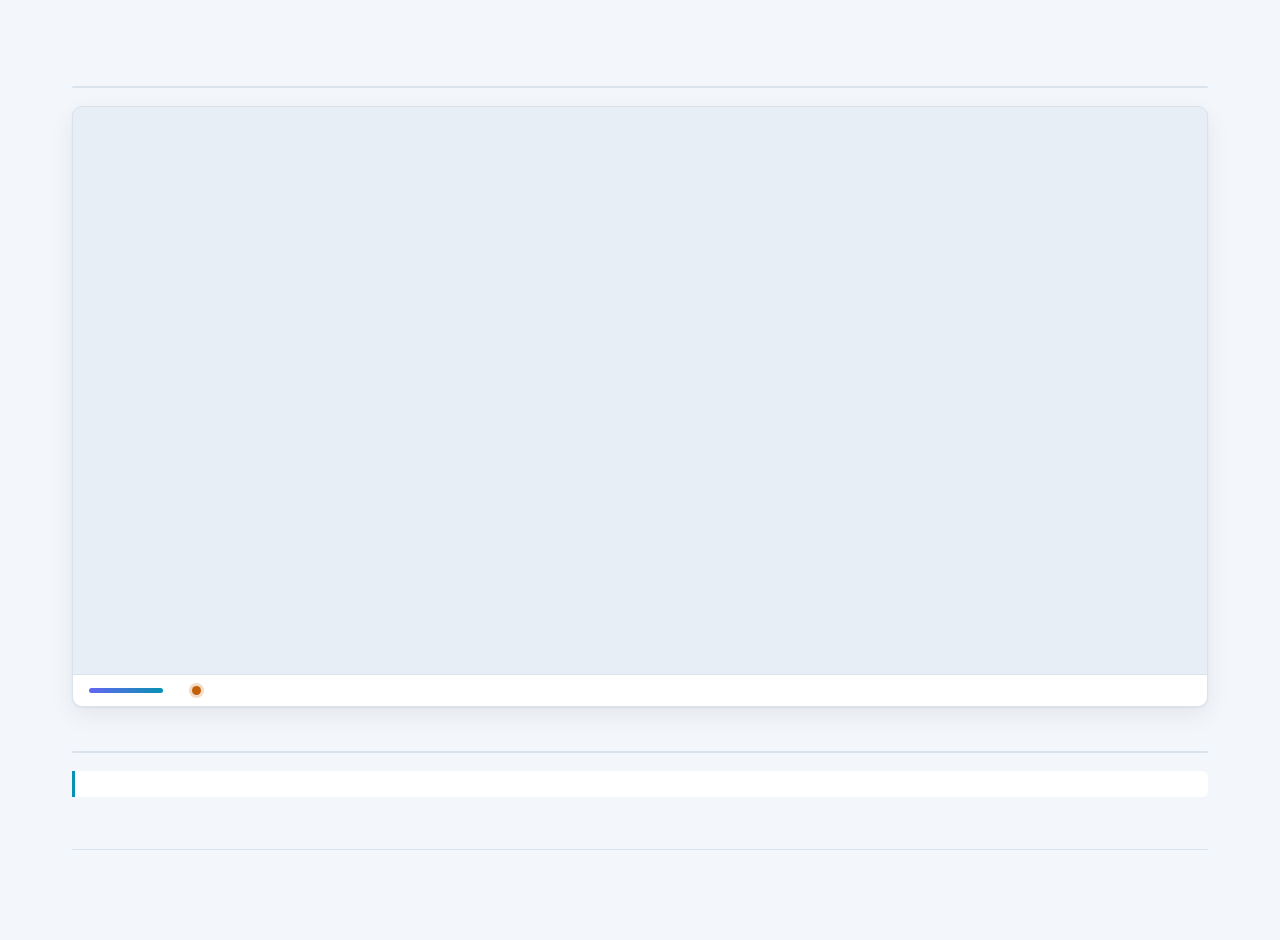
<file: scripts/route-map.template.html>
<title>__TITLE__</title>
<style>
  /* 明るいテーマを基準に定義し、暗いテーマはトークンだけ差し替える。 */
  :root {
    --ocean:      #e8eef5;
    --land:       #d0dae5;
    --land-edge:  #b4c3d3;
    --graticule:  rgba(90,115,145,.13);
    --ink:        #16202c;
    --ink-soft:   #47576b;
    --ink-mute:   #7a8a9d;
    --surface:    #ffffff;
    --surface-2:  #f3f6fa;
    --rule:       #dae2ec;
    /* 航路: ルート数が少ない→多い。アプリ本体の accent を継承。 */
    --arc-lo:     #6366f1;
    --arc-hi:     #0891b2;
    --node:       #c2610a;
    --node-ring:  rgba(194,97,10,.22);
    --shadow:     0 1px 2px rgba(20,32,48,.06), 0 8px 24px rgba(20,32,48,.07);
    --mono: ui-monospace, "SF Mono", "Cascadia Mono", Menlo, Consolas, monospace;
    --sans: -apple-system, BlinkMacSystemFont, "Hiragino Sans", "Noto Sans JP",
            "Segoe UI", sans-serif;
  }
  @media (prefers-color-scheme: dark) {
    :root:not([data-theme="light"]) {
      --ocean:     #070c16;
      --land:      #18212e;
      --land-edge: #2b3849;
      --graticule: rgba(150,175,205,.09);
      --ink:       #eef3f8;
      --ink-soft:  #a0b1c5;
      --ink-mute:  #6c7d92;
      --surface:   #0e1521;
      --surface-2: #131c2a;
      --rule:      #233040;
      --arc-lo:    #818cf8;
      --arc-hi:    #22d3ee;
      --node:      #fbbf24;
      --node-ring: rgba(251,191,36,.20);
      --shadow:    0 1px 2px rgba(0,0,0,.4), 0 10px 30px rgba(0,0,0,.35);
    }
  }
  :root[data-theme="dark"] {
    --ocean:     #070c16;  --land:      #18212e;  --land-edge: #2b3849;
    --graticule: rgba(150,175,205,.09);
    --ink:       #eef3f8;  --ink-soft:  #a0b1c5;  --ink-mute:  #6c7d92;
    --surface:   #0e1521;  --surface-2: #131c2a;  --rule:      #233040;
    --arc-lo:    #818cf8;  --arc-hi:    #22d3ee;
    --node:      #fbbf24;  --node-ring: rgba(251,191,36,.20);
    --shadow:    0 1px 2px rgba(0,0,0,.4), 0 10px 30px rgba(0,0,0,.35);
  }

  * { box-sizing: border-box; }
  body {
    margin: 0; background: var(--surface-2); color: var(--ink);
    font-family: var(--sans); line-height: 1.65;
    -webkit-font-smoothing: antialiased;
  }
  .wrap { max-width: 1180px; margin: 0 auto; padding: 40px 22px 72px; }

  header { display: flex; flex-direction: column; gap: 10px; margin-bottom: 26px; }
  .eyebrow {
    font-family: var(--mono); font-size: .7rem; letter-spacing: .18em;
    text-transform: uppercase; color: var(--ink-mute);
  }
  h1 {
    margin: 0; font-size: clamp(1.6rem, 3.6vw, 2.15rem); font-weight: 700;
    letter-spacing: -.02em; text-wrap: balance;
  }
  .lede { margin: 0; max-width: 64ch; color: var(--ink-soft); font-size: .96rem; }

  /* ── 数字の帯 ── */
  .stats {
    display: grid; grid-template-columns: repeat(auto-fit, minmax(132px, 1fr));
    gap: 1px; background: var(--rule); border: 1px solid var(--rule);
    border-radius: 8px; overflow: hidden; margin: 22px 0 18px;
  }
  .stat { background: var(--surface); padding: 13px 16px; }
  .stat dt {
    margin: 0 0 2px; font-size: .66rem; letter-spacing: .12em;
    text-transform: uppercase; color: var(--ink-mute); font-weight: 700;
  }
  .stat dd {
    margin: 0; font-family: var(--mono); font-size: 1.32rem; font-weight: 600;
    font-variant-numeric: tabular-nums; letter-spacing: -.02em;
  }
  .stat dd small {
    font-size: .68rem; font-weight: 400; color: var(--ink-mute);
    margin-left: 5px; letter-spacing: 0;
  }

  /* ── 地図 ── */
  .map-shell {
    background: var(--ocean); border: 1px solid var(--rule);
    border-radius: 10px; overflow: hidden; box-shadow: var(--shadow);
    position: relative;
  }
  canvas { display: block; width: 100%; height: auto; }
  .legend {
    display: flex; flex-wrap: wrap; gap: 8px 22px; align-items: center;
    padding: 11px 16px; border-top: 1px solid var(--rule);
    background: var(--surface); font-size: .78rem; color: var(--ink-soft);
  }
  .key { display: flex; align-items: center; gap: 7px; }
  .key i { display: block; border-radius: 999px; flex: none; }
  .ramp {
    width: 74px; height: 5px; border-radius: 999px;
    background: linear-gradient(90deg, var(--arc-lo), var(--arc-hi));
  }
  .dot { width: 9px; height: 9px; background: var(--node);
         box-shadow: 0 0 0 3px var(--node-ring); }
  figcaption {
    margin-top: 11px; font-size: .78rem; color: var(--ink-mute);
    max-width: 78ch;
  }

  /* ── 表 ── */
  section { margin-top: 44px; }
  h2 {
    margin: 0 0 4px; font-size: 1.05rem; font-weight: 700; letter-spacing: -.01em;
  }
  .sub { margin: 0 0 16px; color: var(--ink-mute); font-size: .86rem; max-width: 70ch; }
  .table-wrap {
    overflow-x: auto; border: 1px solid var(--rule); border-radius: 8px;
    background: var(--surface);
  }
  table { width: 100%; border-collapse: collapse; font-size: .86rem; }
  th {
    text-align: left; padding: 10px 14px; background: var(--surface-2);
    font-size: .64rem; letter-spacing: .12em; text-transform: uppercase;
    color: var(--ink-mute); font-weight: 700; white-space: nowrap;
    border-bottom: 1px solid var(--rule); position: sticky; top: 0;
  }
  td { padding: 9px 14px; border-bottom: 1px solid var(--rule); }
  tbody tr:last-child td { border-bottom: none; }
  tbody tr { cursor: default; transition: background .12s ease; }
  tbody tr:hover, tbody tr:focus-within { background: var(--surface-2); }
  .leg { font-family: var(--mono); font-weight: 600; white-space: nowrap; }
  .arrow { color: var(--ink-mute); margin: 0 3px; font-weight: 400; }
  .num {
    text-align: right; font-family: var(--mono);
    font-variant-numeric: tabular-nums; white-space: nowrap;
  }
  .bar { position: relative; min-width: 108px; }
  .bar span {
    display: block; height: 5px; border-radius: 999px;
    background: linear-gradient(90deg, var(--arc-lo), var(--arc-hi));
  }
  .tag {
    display: inline-block; padding: 1px 7px; border-radius: 3px;
    font-size: .64rem; font-weight: 700; letter-spacing: .04em;
    border: 1px solid var(--rule); color: var(--ink-mute); white-space: nowrap;
  }
  .tag.core { border-color: transparent; background: var(--arc-hi); color: #04121a; }

  .note {
    margin-top: 18px; padding: 13px 16px; background: var(--surface);
    border-left: 3px solid var(--arc-hi); border-radius: 0 6px 6px 0;
    font-size: .87rem; color: var(--ink-soft);
  }
  .note b { color: var(--ink); }
  footer {
    margin-top: 52px; padding-top: 18px; border-top: 1px solid var(--rule);
    font-size: .76rem; color: var(--ink-mute);
  }
  :focus-visible { outline: 2px solid var(--arc-hi); outline-offset: 2px; }
</style>

<div class="wrap">
<header>
  <span class="eyebrow" id="eyebrow"></span>
  <h1 id="h1"></h1>
  <p class="lede" id="lede"></p>
</header>

<dl class="stats" id="stats"></dl>

<figure style="margin:0">
  <div class="map-shell">
    <canvas id="map"></canvas>
    <div class="legend">
      <span class="key"><i class="ramp"></i> <span id="keyRamp"></span></span>
      <span class="key"><i class="dot"></i> <span id="keyDot"></span></span>
      <span class="key" style="color:var(--ink-mute)" id="keyHint"></span>
    </div>
  </div>
  <figcaption id="caption"></figcaption>
</figure>

<section>
  <h2 id="h2"></h2>
  <p class="sub" id="sub"></p>
  <div class="table-wrap">
    <table>
      <thead><tr id="head"></tr></thead>
      <tbody id="rows"></tbody>
    </table>
  </div>
  <div class="note" id="split"></div>
</section>

<footer id="footer"></footer>
</div>

<script id="strings" type="application/json">__STRINGS__</script>
<script id="data" type="application/json">__DATA__</script>
<script>
(function () {
  const D = JSON.parse(document.getElementById('data').textContent);
  const S = JSON.parse(document.getElementById('strings').textContent);

  // 文言はすべて STRINGS 由来。日英で構造・投影・配色は共有する。
  const set = (id, v) => { const el = document.getElementById(id); if (el) el.textContent = v; };
  // Artifact 側が <html> を用意するので、言語は JS から立てる。
  // スクリーンリーダーの読み上げ言語と、行間・約物の扱いに効く。
  document.documentElement.lang = S.lang;
  ['eyebrow','h1','lede','caption','h2','sub'].forEach((k) => set(k, S[k]));
  set('keyRamp', S.key_ramp); set('keyDot', S.key_dot); set('keyHint', S.key_hint);
  document.getElementById('map').setAttribute('aria-label', S.map_alt);
  document.getElementById('footer').innerHTML = S.footer;
  document.getElementById('head').innerHTML =
    `<th>${S.th_leg}</th><th>${S.th_kind}</th>`
    + `<th class="num">${S.th_routes}</th><th class="num">${S.th_dates}</th>`
    + `<th class="num">${S.th_records}</th><th style="width:34%">${S.th_bar}</th>`;

  // ── 投影 ────────────────────────────────────────────────
  // **太平洋を中心に置く。** グリニッジ中心の世界地図だと、主要な
  // 西海岸⇄東京の路線がすべて左右の端に分断されて読めなくなる。
  //
  // 経度は折り返さない。折り返すと大陸が継ぎ目で切れ、断片を直線で
  // 閉じたときに存在しない三角形が描かれる（ユーラシアは継ぎ目を6回
  // またぐ 1,299 頂点の多角形で、実際にそれが起きた）。
  // 代わりに**世界を横に -w, 0, +w とずらして3回描く**。多角形は連続した
  // ままで、画面外はキャンバスが切り落とす。
  const CENTER = 180;
  const LAT_TOP = 78, LAT_BOTTOM = -58;   // 極地は空くだけなので切る
  const OFFSETS = [-1, 0, 1];
  const xOf = (lon, w) => ((lon - CENTER) / 360) * w + w / 2;
  const ny = (lat) => (LAT_TOP - lat) / (LAT_TOP - LAT_BOTTOM);

  // 大圏の補間点は atan2 由来で ±180 をまたぐと飛ぶ。連続させてから描く。
  function unwrap(lonlats) {
    const out = [];
    let prev = null;
    for (const [lat, lon] of lonlats) {
      let l = lon;
      if (prev !== null) {
        while (l - prev >  180) l -= 360;
        while (l - prev < -180) l += 360;
      }
      out.push([lat, l]);
      prev = l;
    }
    return out;
  }

  // ── 大圏（最短経路）の補間 ──────────────────────────────
  const rad = Math.PI / 180;
  function greatCircle(a, b, steps) {
    const p1 = [a.lat * rad, a.lon * rad], p2 = [b.lat * rad, b.lon * rad];
    const d = 2 * Math.asin(Math.sqrt(
      Math.sin((p2[0] - p1[0]) / 2) ** 2 +
      Math.cos(p1[0]) * Math.cos(p2[0]) * Math.sin((p2[1] - p1[1]) / 2) ** 2));
    const out = [];
    for (let i = 0; i <= steps; i++) {
      const f = i / steps;
      if (d === 0) { out.push([a.lat, a.lon]); continue; }
      const A = Math.sin((1 - f) * d) / Math.sin(d);
      const B = Math.sin(f * d) / Math.sin(d);
      const x = A * Math.cos(p1[0]) * Math.cos(p1[1]) + B * Math.cos(p2[0]) * Math.cos(p2[1]);
      const y = A * Math.cos(p1[0]) * Math.sin(p1[1]) + B * Math.cos(p2[0]) * Math.sin(p2[1]);
      const z = A * Math.sin(p1[0]) + B * Math.sin(p2[0]);
      out.push([Math.atan2(z, Math.hypot(x, y)) / rad, Math.atan2(y, x) / rad]);
    }
    return out;
  }

  const byCode = {};
  D.airports.forEach((a) => { byCode[a.code] = a; });
  const maxLeg  = Math.max(...D.legs.map((l) => l.routes));
  const maxNode = Math.max(...D.airports.map((a) => a.routes));
  const css = (n) => getComputedStyle(document.documentElement).getPropertyValue(n).trim();

  let hot = null;   // 強調している区間

  const canvas = document.getElementById('map');
  const ctx = canvas.getContext('2d');

  function size() {
    const w = canvas.parentElement.clientWidth;
    const h = Math.round(w * (LAT_TOP - LAT_BOTTOM) / 360);
    const dpr = Math.min(window.devicePixelRatio || 1, 2);
    canvas.width = w * dpr; canvas.height = h * dpr;
    canvas.style.height = h + 'px';
    ctx.setTransform(dpr, 0, 0, dpr, 0, 0);
    return { w, h };
  }

  // 折り返さずに引き、世界を3回ずらして描く。
  function stroke(points, w, h) {
    for (const k of OFFSETS) {
      ctx.beginPath();
      points.forEach(([lat, lon], i) => {
        const x = xOf(lon, w) + k * w, y = ny(lat) * h;
        i ? ctx.lineTo(x, y) : ctx.moveTo(x, y);
      });
      ctx.stroke();
    }
  }
  function fillRing(ring, w, h, alsoStroke) {
    for (const k of OFFSETS) {
      ctx.beginPath();
      ring.forEach(([lon, lat], i) => {
        const x = xOf(lon, w) + k * w, y = ny(lat) * h;
        i ? ctx.lineTo(x, y) : ctx.moveTo(x, y);
      });
      ctx.closePath();
      ctx.fill();
      if (alsoStroke) ctx.stroke();
    }
  }

  function draw() {
    const { w, h } = size();
    ctx.clearRect(0, 0, w, h);

    ctx.fillStyle = css('--ocean'); ctx.fillRect(0, 0, w, h);

    // 緯線・経線
    ctx.strokeStyle = css('--graticule'); ctx.lineWidth = 1;
    for (let lat = -40; lat <= 60; lat += 20) {
      ctx.beginPath(); ctx.moveTo(0, ny(lat) * h); ctx.lineTo(w, ny(lat) * h); ctx.stroke();
    }
    for (let lon = -180; lon < 180; lon += 30) {
      for (const k of OFFSETS) {
        const x = xOf(lon, w) + k * w;
        if (x < -1 || x > w + 1) continue;
        ctx.beginPath(); ctx.moveTo(x, 0); ctx.lineTo(x, h); ctx.stroke();
      }
    }

    // 陸地
    ctx.fillStyle = css('--land');
    ctx.strokeStyle = css('--land-edge'); ctx.lineWidth = 0.6;
    D.land.types.forEach((type, i) => {
      const geom = D.land.polys[i];
      const polys = type === 'Polygon' ? [geom] : geom;
      polys.forEach((poly) => poly.forEach((ring) => {
        // **表示範囲より下の多角形は描かない。** 南極大陸の外周は経度が
        // -180 と +180 の両端を含み、頂点が隣り合ったまま反対側へ飛ぶ。
        // 表示は緯度 -58 までなので、描く必要がそもそもない。
        let top = -90;
        for (const [, lat] of ring) if (lat > top) top = lat;
        if (top < LAT_BOTTOM) return;
        fillRing(ring, w, h, true);
      }));
    });

    // 航路（少ない順に描き、太い線を上に重ねる）
    const legs = [...D.legs].sort((a, b) => a.routes - b.routes);
    ctx.lineCap = 'round';
    for (const l of legs) {
      const a = byCode[l.o], b = byCode[l.d];
      if (!a || !b) continue;
      const f = l.routes / maxLeg;
      const on = hot && hot.o === l.o && hot.d === l.d;
      ctx.strokeStyle = on ? css('--node') : mix(css('--arc-lo'), css('--arc-hi'), f);
      ctx.globalAlpha = on ? 1 : 0.30 + 0.55 * f;
      ctx.lineWidth = on ? 3.4 : 0.8 + 3.0 * f;
      stroke(unwrap(greatCircle(a, b, 96)), w, h);
    }
    ctx.globalAlpha = 1;

    // 空港
    for (const a of D.airports) {
      const r = 2.2 + 5.2 * Math.sqrt(a.routes / maxNode);
      let x = xOf(a.lon, w), y = ny(a.lat) * h;
      // 3つの複製のうち、画面内に入るものを使う。
      for (const k of OFFSETS) {
        const c = xOf(a.lon, w) + k * w;
        if (c >= 0 && c <= w) { x = c; break; }
      }
      ctx.beginPath(); ctx.arc(x, y, r + 3, 0, Math.PI * 2);
      ctx.fillStyle = css('--node-ring'); ctx.fill();
      ctx.beginPath(); ctx.arc(x, y, r, 0, Math.PI * 2);
      ctx.fillStyle = css('--node'); ctx.fill();

      // 主要な空港だけラベル。全部出すと重なって読めない。
      if (a.routes >= maxNode * 0.28 || (hot && (hot.o === a.code || hot.d === a.code))) {
        ctx.font = '600 11px ' + css('--mono');
        ctx.fillStyle = css('--ink');
        ctx.textAlign = x > w * 0.82 ? 'right' : 'left';
        ctx.textBaseline = 'middle';
        const dx = x > w * 0.82 ? -(r + 6) : (r + 6);
        ctx.strokeStyle = css('--ocean'); ctx.lineWidth = 3;
        ctx.strokeText(a.code, x + dx, y);
        ctx.fillText(a.code, x + dx, y);
      }
    }
  }

  function mix(c1, c2, f) {
    const p = (c) => {
      const s = c.replace('#', '');
      return [0, 2, 4].map((i) => parseInt(s.substr(i, 2), 16));
    };
    const [a, b] = [p(c1), p(c2)];
    return 'rgb(' + a.map((v, i) => Math.round(v + (b[i] - v) * f)).join(',') + ')';
  }

  // ── 数字の帯 ────────────────────────────────────────────
  const core = new Set(S.core);
  const isCore = (l) => core.has(l.o) && core.has(l.d);
  const coreRoutes = D.legs.filter(isCore).reduce((s, l) => s + l.routes, 0);

  document.getElementById('stats').innerHTML = [
    [S.stat_routes, D.totals.routes, ''],
    [S.stat_legs, D.totals.legs, ''],
    [S.stat_airports, D.totals.airports, ''],
    [S.stat_records, D.totals.records.toLocaleString(), ''],
    [S.stat_core, Math.round(coreRoutes / D.totals.routes * 100) + '%',
     S.stat_core_sub.replace('{n}', coreRoutes)],
  ].map(([k, v, s]) =>
    `<div class="stat"><dt>${k}</dt><dd>${v}${s ? `<small>${s}</small>` : ''}</dd></div>`
  ).join('');

  // ── 表 ──────────────────────────────────────────────────
  const rows = [...D.legs].sort((a, b) => b.routes - a.routes || b.records - a.records);
  document.getElementById('rows').innerHTML = rows.map((l) => `
    <tr tabindex="0" data-o="${l.o}" data-d="${l.d}">
      <td class="leg">${l.o}<span class="arrow">→</span>${l.d}</td>
      <td>${isCore(l) ? `<span class="tag core">${S.tag_core}</span>`
                      : `<span class="tag">${S.tag_other}</span>`}</td>
      <td class="num">${l.routes}</td>
      <td class="num">${l.dates}</td>
      <td class="num">${l.records.toLocaleString()}</td>
      <td class="bar"><span style="width:${(l.routes / maxLeg * 100).toFixed(1)}%"></span></td>
    </tr>`).join('');

  const outside = D.totals.routes - coreRoutes;
  const coreLegs = D.legs.filter(isCore).length;
  const restLegs = D.legs.length - coreLegs;
  document.getElementById('split').innerHTML = S.split
    .replace('{total}', D.totals.routes).replace('{core}', coreRoutes)
    .replace('{pct}', Math.round(coreRoutes / D.totals.routes * 100))
    .replace('{core_legs}', coreLegs).replace('{rest}', outside)
    .replace('{rest_legs}', restLegs)
    .replace('{avg}', (outside / restLegs).toFixed(1));

  document.getElementById('rows').addEventListener('mouseover', (e) => {
    const tr = e.target.closest('tr'); if (!tr) return;
    hot = { o: tr.dataset.o, d: tr.dataset.d }; draw();
  });
  document.getElementById('rows').addEventListener('focusin', (e) => {
    const tr = e.target.closest('tr'); if (!tr) return;
    hot = { o: tr.dataset.o, d: tr.dataset.d }; draw();
  });
  document.getElementById('rows').addEventListener('mouseleave', () => { hot = null; draw(); });

  draw();
  let t; window.addEventListener('resize', () => { clearTimeout(t); t = setTimeout(draw, 120); });
  if (window.matchMedia) {
    window.matchMedia('(prefers-color-scheme: dark)').addEventListener('change', draw);
  }
})();
</script>
</file>
